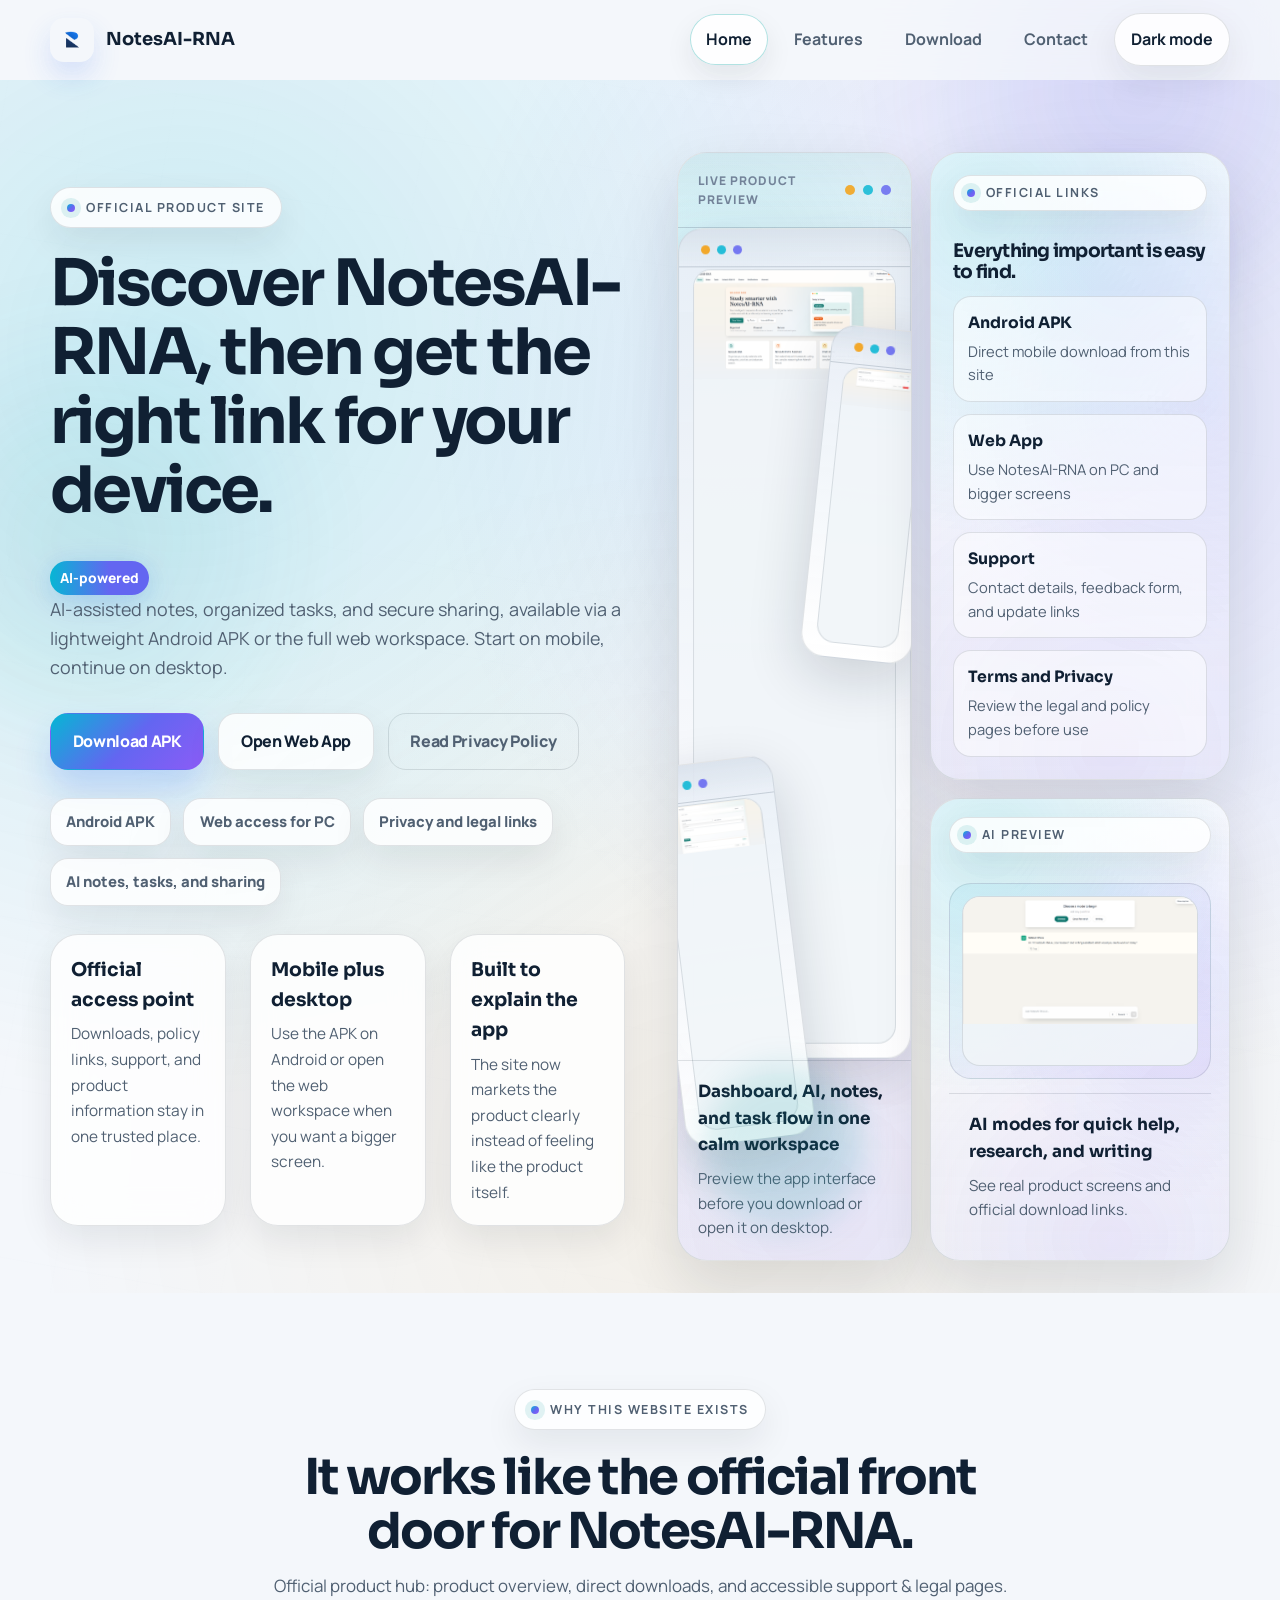
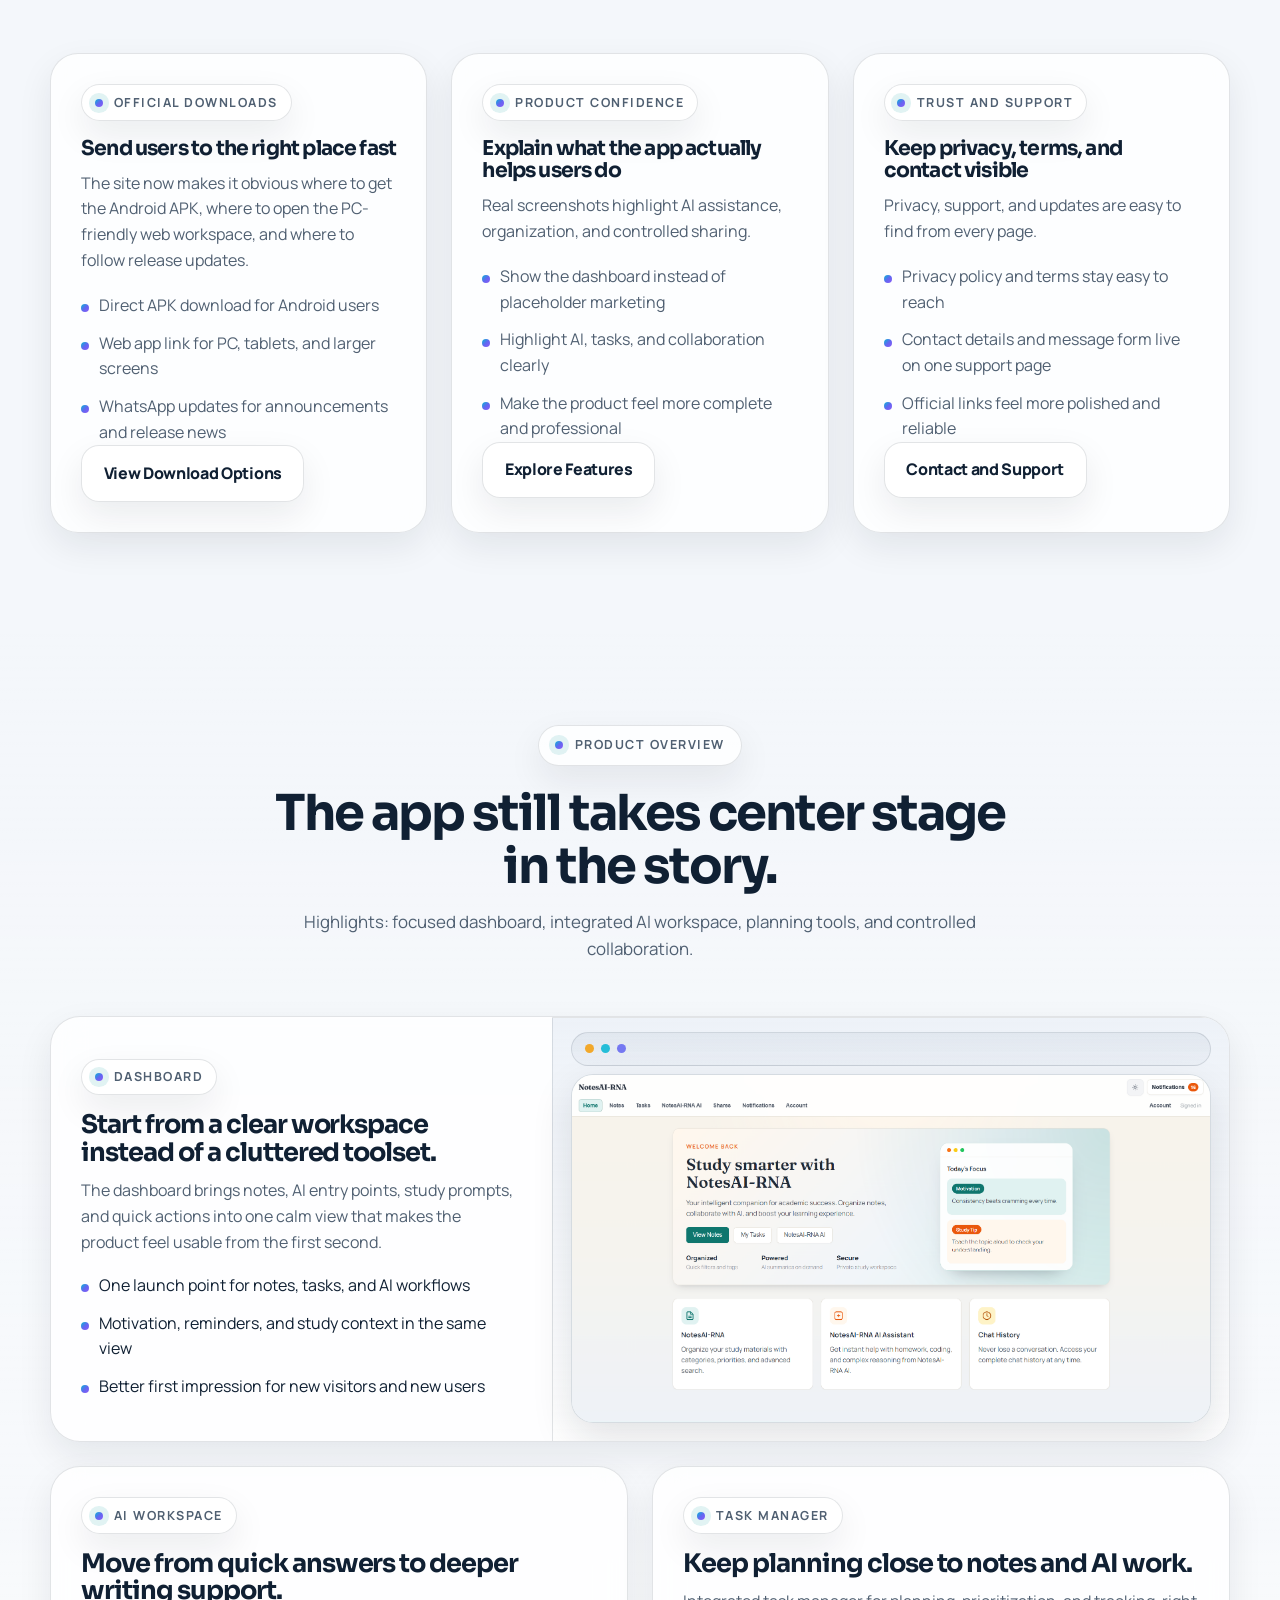
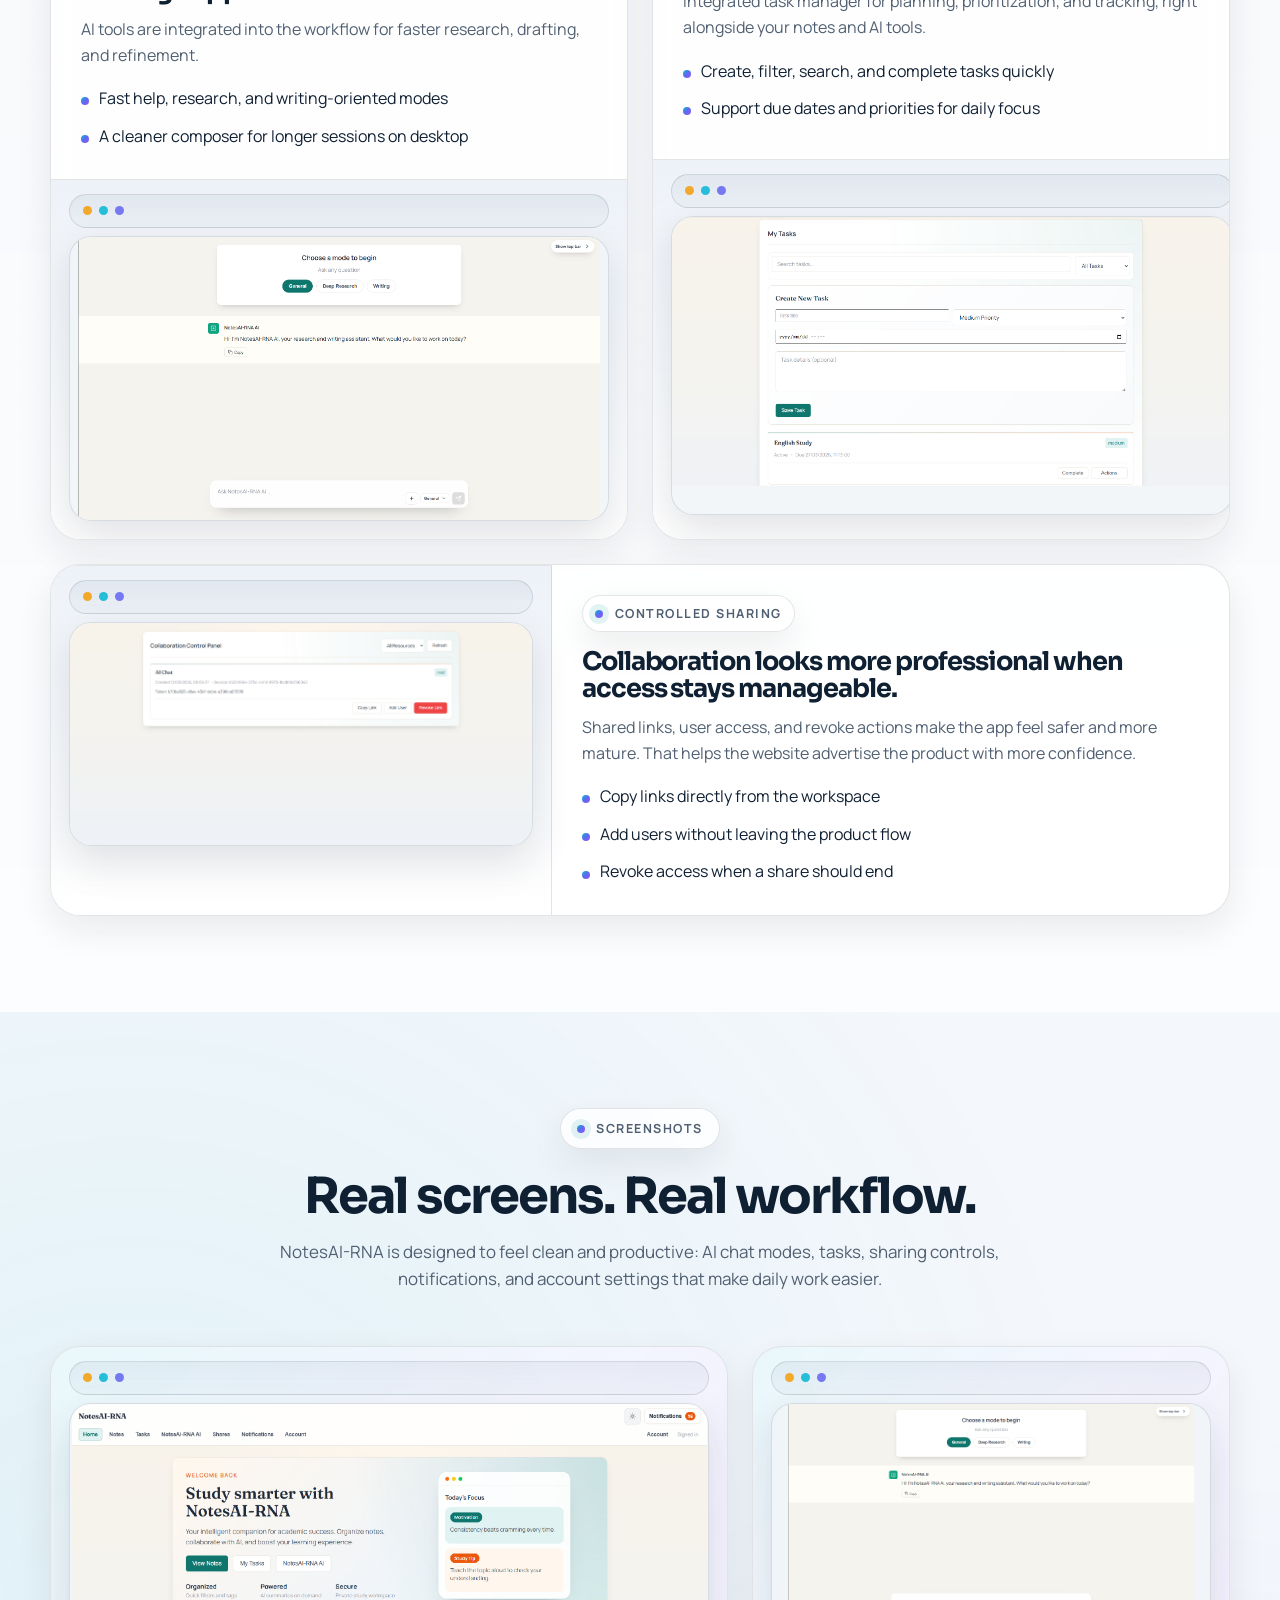
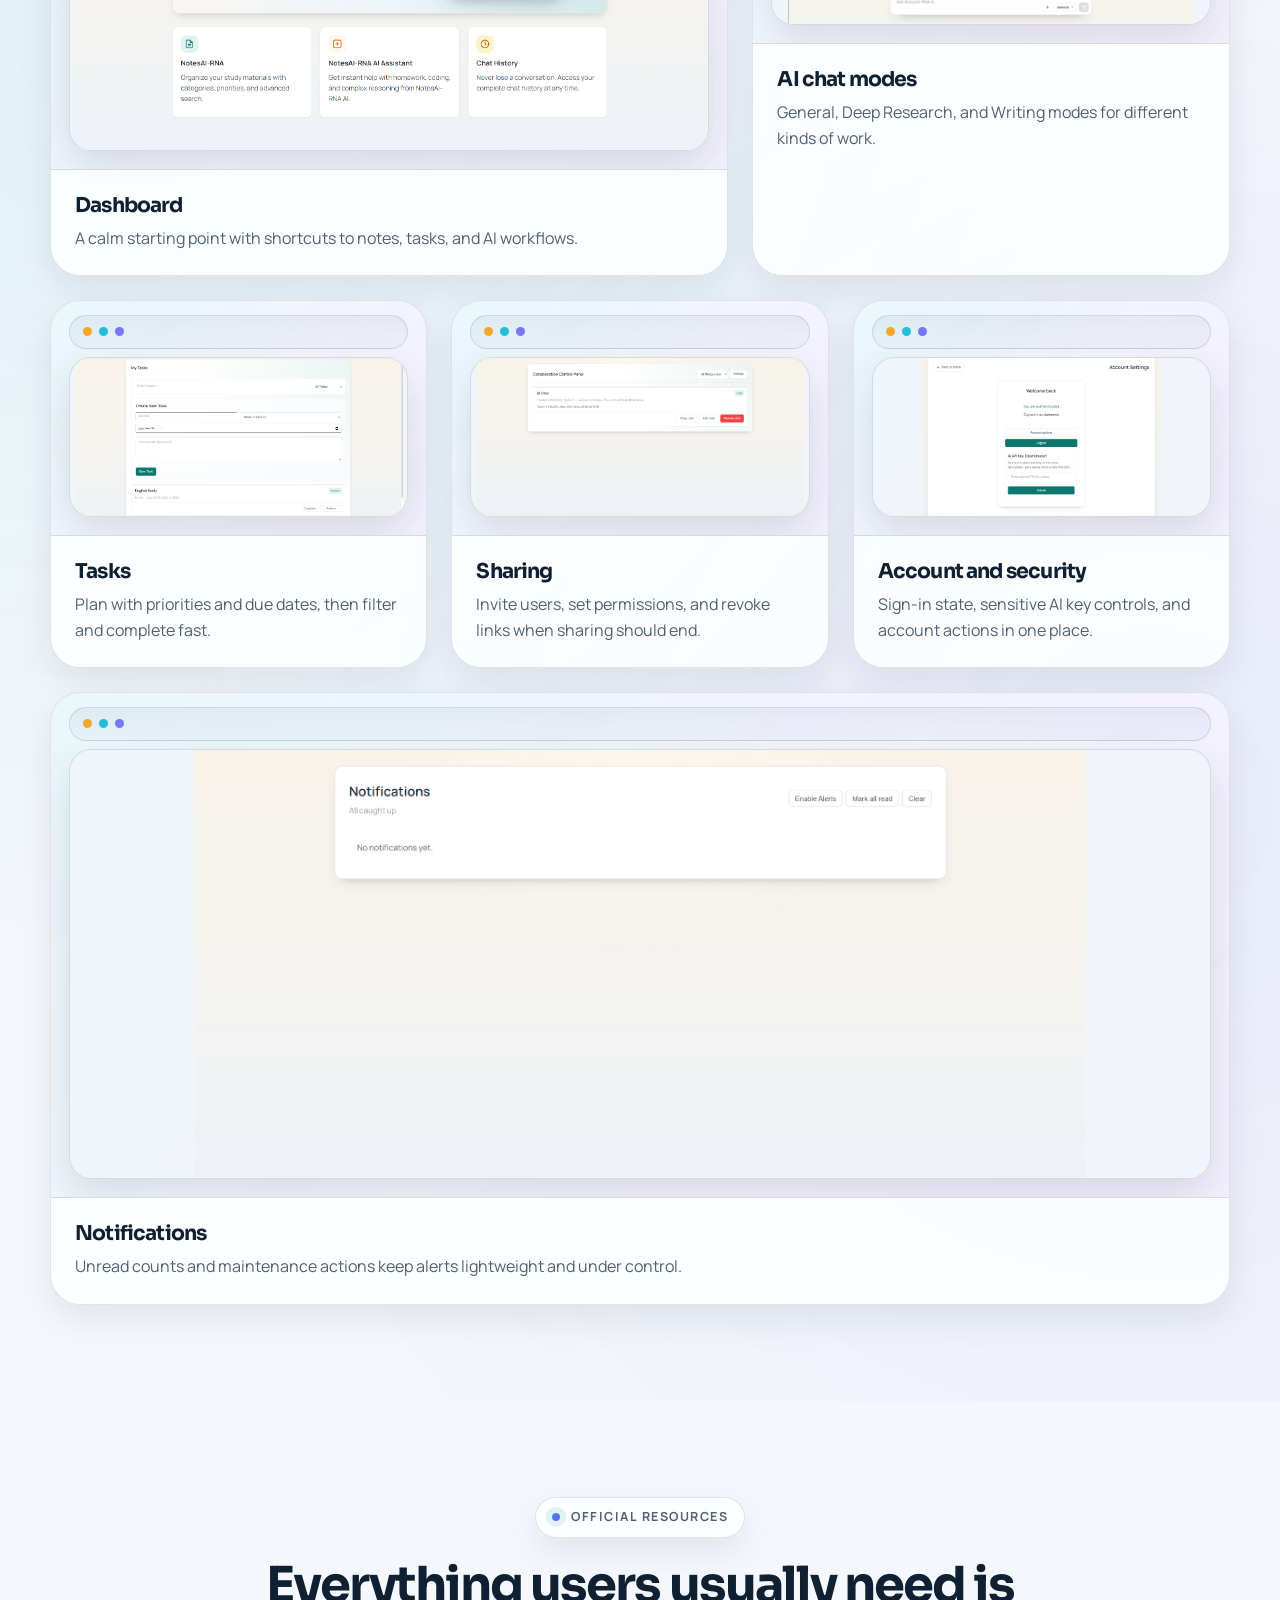
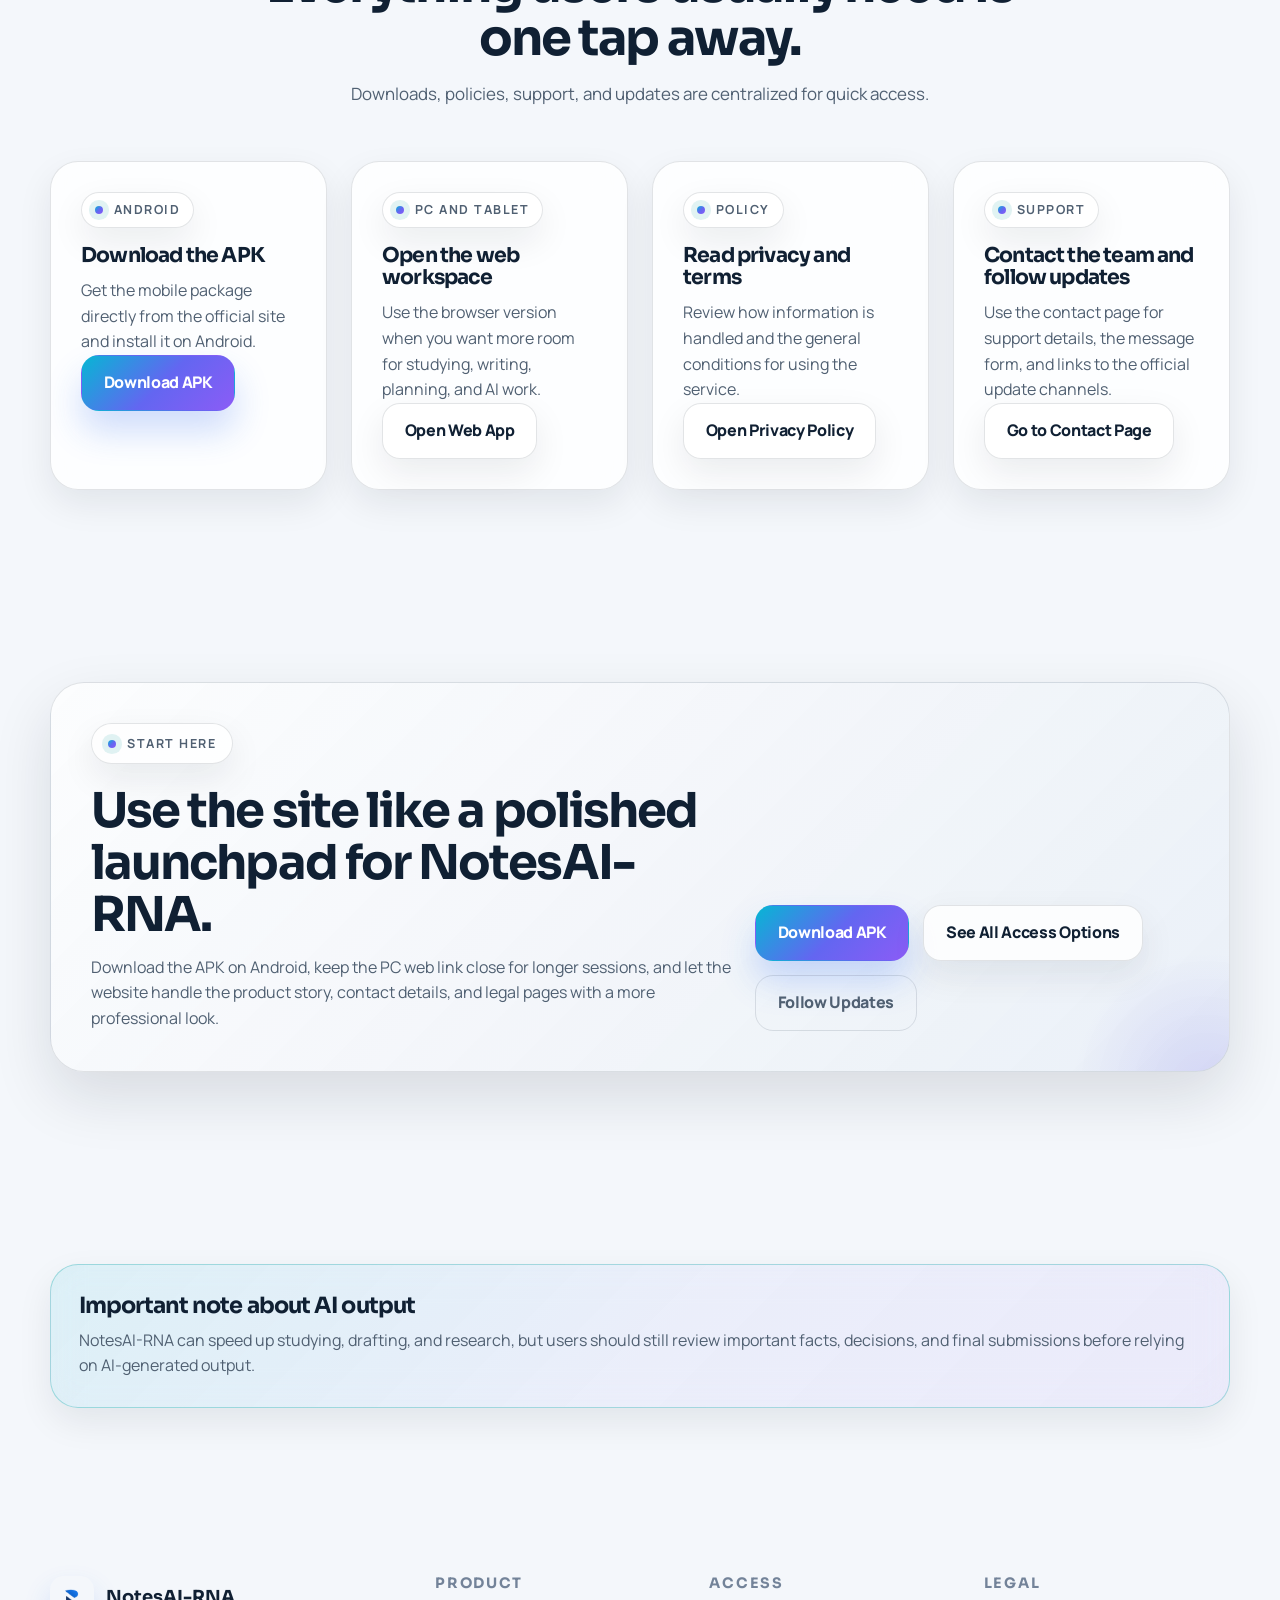
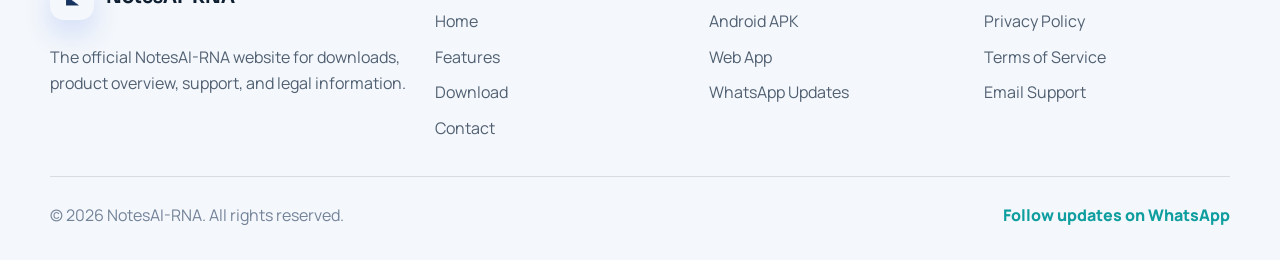
<file: index.html>
<!DOCTYPE html>
<html lang="en">
<head>
    <meta charset="UTF-8">
    <meta name="viewport" content="width=device-width, initial-scale=1.0">
    <meta name="description" content="Official NotesAI-RNA website with Android APK download, PC web access, privacy policy, support links, and a product overview of the AI-powered notes workspace.">
    <title>NotesAI-RNA Official Site | AI Notes, Downloads, and Support</title>

    <link rel="preconnect" href="https://fonts.googleapis.com">
    <link rel="preconnect" href="https://fonts.gstatic.com" crossorigin>
    <link href="https://fonts.googleapis.com/css2?family=Manrope:wght@400;500;600;700;800&family=Sora:wght@500;600;700;800&display=swap" rel="stylesheet">
    <link rel="icon" href="favicon.svg" type="image/svg+xml">
    <meta name="theme-color" content="#0f9e9f">
    <meta property="og:title" content="NotesAI-RNA - AI-powered Notes & Tasks">
    <meta property="og:description" content="Lightweight Android APK + web workspace. AI-assisted notes, tasks, and safe sharing. Download or open the web app.">
    <meta property="og:image" content="screenshots/dashboad.png">
    <meta name="twitter:card" content="summary_large_image">
    <link rel="stylesheet" href="css/style.css">
</head>
<body>
    <header class="header">
        <div class="container">
            <a href="index.html" class="logo">
                <img src="logo/icon-512.png" alt="NotesAI-RNA logo">
                NotesAI-RNA
            </a>

            <nav class="nav" id="nav">
                <a href="index.html" class="nav-link active">Home</a>
                <a href="features.html" class="nav-link">Features</a>
                <a href="download.html" class="nav-link">Download</a>
                <a href="contact.html" class="nav-link">Contact</a>
                <button class="theme-toggle" id="themeToggle" type="button" aria-label="Switch to dark mode">Dark mode</button>
            </nav>

            <button class="mobile-menu-btn" id="mobileMenuBtn" type="button" aria-label="Toggle menu">
                <span></span>
                <span></span>
                <span></span>
            </button>
        </div>
    </header>

    <main class="page-main">
        <section class="hero hero-home">
            <div class="container hero-layout">
                <div class="hero-copy reveal">
                    <span class="eyebrow">Official product site</span>
                    <h1>Discover NotesAI-RNA, then get the right link for your device.</h1>
                    <span class="ai-tag">AI-powered</span>
                    <p>AI-assisted notes, organized tasks, and secure sharing, available via a lightweight Android APK or the full web workspace. Start on mobile, continue on desktop.</p>
                    <div class="hero-actions">
                        <a href="NotesAI-RNA.apk" class="btn btn-primary" download="NotesAI-RNA.apk">Download APK</a>
                        <a href="https://zimproject-frontend.pages.dev/" class="btn btn-secondary" target="_blank" rel="noreferrer">Open Web App</a>
                        <a href="privacy.html" class="btn btn-ghost">Read Privacy Policy</a>
                    </div>
                    <div class="hero-badges">
                        <span class="hero-badge">Android APK</span>
                        <span class="hero-badge">Web access for PC</span>
                        <span class="hero-badge">Privacy and legal links</span>
                        <span class="hero-badge">AI notes, tasks, and sharing</span>
                    </div>
                    <div class="hero-metrics">
                        <article class="metric-card">
                            <strong>Official access point</strong>
                            <span>Downloads, policy links, support, and product information stay in one trusted place.</span>
                        </article>
                        <article class="metric-card">
                            <strong>Mobile plus desktop</strong>
                            <span>Use the APK on Android or open the web workspace when you want a bigger screen.</span>
                        </article>
                        <article class="metric-card">
                            <strong>Built to explain the app</strong>
                            <span>The site now markets the product clearly instead of feeling like the product itself.</span>
                        </article>
                    </div>
                </div>

                <div class="hero-visual hero-stack reveal" data-reveal-delay="1">
                    <article class="hero-panel hero-panel-main">
                        <div class="hero-panel-head">
                            <span class="hero-panel-label">Live product preview</span>
                            <div class="hero-panel-dots" aria-hidden="true">
                                <span></span>
                                <span></span>
                                <span></span>
                            </div>
                        </div>
                        <div class="hero-shot hero-collage">
                            <div class="shot-card shot-card-main">
                                <img src="screenshots/dashboad.png" alt="NotesAI-RNA dashboard preview">
                            </div>
                            <div class="shot-card shot-card-float shot-card-tasks" aria-hidden="true">
                                <img src="screenshots/task manager.png" alt="" loading="lazy">
                            </div>
                            <div class="shot-card shot-card-float shot-card-share" aria-hidden="true">
                                <img src="screenshots/shared links etc.png" alt="" loading="lazy">
                            </div>
                        </div>
                        <div class="hero-panel-copy">
                            <strong>Dashboard, AI, notes, and task flow in one calm workspace</strong>
                            <span>Preview the app interface before you download or open it on desktop.</span>
                        </div>
                    </article>

                    <article class="hero-panel hero-panel-side">
                        <span class="card-label">Official links</span>
                        <h3>Everything important is easy to find.</h3>
                        <div class="hero-links">
                            <a href="NotesAI-RNA.apk" class="hero-link" download="NotesAI-RNA.apk">
                                <strong>Android APK</strong>
                                <span>Direct mobile download from this site</span>
                            </a>
                            <a href="https://zimproject-frontend.pages.dev/" class="hero-link" target="_blank" rel="noreferrer">
                                <strong>Web App</strong>
                                <span>Use NotesAI-RNA on PC and bigger screens</span>
                            </a>
                            <a href="contact.html" class="hero-link">
                                <strong>Support</strong>
                                <span>Contact details, feedback form, and update links</span>
                            </a>
                            <a href="terms.html" class="hero-link">
                                <strong>Terms and Privacy</strong>
                                <span>Review the legal and policy pages before use</span>
                            </a>
                        </div>
                    </article>

                    <article class="hero-panel hero-panel-ai">
                        <span class="card-label">AI preview</span>
                        <div class="hero-mini-shot">
                            <img src="screenshots/ai.png" alt="NotesAI-RNA AI workspace preview" loading="lazy">
                        </div>
                        <div class="hero-panel-copy">
                            <strong>AI modes for quick help, research, and writing</strong>
                            <span>See real product screens and official download links.</span>
                        </div>
                    </article>
                </div>
            </div>
        </section>

        <section class="section">
            <div class="container">
                <div class="section-intro reveal">
                    <span class="eyebrow">Why this website exists</span>
                    <h2>It works like the official front door for NotesAI-RNA.</h2>
                    <p>Official product hub: product overview, direct downloads, and accessible support &amp; legal pages.</p>
                </div>

                <div class="platform-grid">
                    <article class="surface-card reveal">
                        <span class="card-label">Official downloads</span>
                        <h3>Send users to the right place fast</h3>
                        <p>The site now makes it obvious where to get the Android APK, where to open the PC-friendly web workspace, and where to follow release updates.</p>
                        <ul class="feature-list">
                            <li>Direct APK download for Android users</li>
                            <li>Web app link for PC, tablets, and larger screens</li>
                            <li>WhatsApp updates for announcements and release news</li>
                        </ul>
                        <a href="download.html" class="btn btn-secondary card-link">View Download Options</a>
                    </article>

                    <article class="surface-card reveal" data-reveal-delay="1">
                        <span class="card-label">Product confidence</span>
                        <h3>Explain what the app actually helps users do</h3>
                        <p>Real screenshots highlight AI assistance, organization, and controlled sharing.</p>
                        <ul class="feature-list">
                            <li>Show the dashboard instead of placeholder marketing</li>
                            <li>Highlight AI, tasks, and collaboration clearly</li>
                            <li>Make the product feel more complete and professional</li>
                        </ul>
                        <a href="features.html" class="btn btn-secondary card-link">Explore Features</a>
                    </article>

                    <article class="surface-card reveal" data-reveal-delay="2">
                        <span class="card-label">Trust and support</span>
                        <h3>Keep privacy, terms, and contact visible</h3>
                        <p>Privacy, support, and updates are easy to find from every page.</p>
                        <ul class="feature-list">
                            <li>Privacy policy and terms stay easy to reach</li>
                            <li>Contact details and message form live on one support page</li>
                            <li>Official links feel more polished and reliable</li>
                        </ul>
                        <a href="contact.html" class="btn btn-secondary card-link">Contact and Support</a>
                    </article>
                </div>
            </div>
        </section>

        <section class="section section-muted">
            <div class="container">
                <div class="section-intro reveal">
                    <span class="eyebrow">Product overview</span>
                    <h2>The app still takes center stage in the story.</h2>
                    <p>Highlights: focused dashboard, integrated AI workspace, planning tools, and controlled collaboration.</p>
                </div>

                <div class="product-grid">
                    <article class="product-card product-card-wide reveal">
                        <div class="product-copy">
                            <span class="card-label">Dashboard</span>
                            <h3>Start from a clear workspace instead of a cluttered toolset.</h3>
                            <p>The dashboard brings notes, AI entry points, study prompts, and quick actions into one calm view that makes the product feel usable from the first second.</p>
                            <ul class="feature-list product-points">
                                <li>One launch point for notes, tasks, and AI workflows</li>
                                <li>Motivation, reminders, and study context in the same view</li>
                                <li>Better first impression for new visitors and new users</li>
                            </ul>
                        </div>
                        <div class="product-shot">
                            <img src="screenshots/dashboad.png" alt="NotesAI-RNA dashboard screenshot" loading="lazy">
                        </div>
                    </article>

                    <article class="product-card reveal" data-reveal-delay="1">
                        <div class="product-copy">
                            <span class="card-label">AI workspace</span>
                            <h3>Move from quick answers to deeper writing support.</h3>
                            <p>AI tools are integrated into the workflow for faster research, drafting, and refinement.</p>
                            <ul class="feature-list product-points">
                                <li>Fast help, research, and writing-oriented modes</li>
                                <li>A cleaner composer for longer sessions on desktop</li>
                            </ul>
                        </div>
                        <div class="product-shot">
                            <img src="screenshots/ai.png" alt="NotesAI-RNA AI screenshot" loading="lazy">
                        </div>
                    </article>

                    <article class="product-card reveal" data-reveal-delay="2">
                        <div class="product-copy">
                            <span class="card-label">Task manager</span>
                            <h3>Keep planning close to notes and AI work.</h3>
                            <p>Integrated task manager for planning, prioritization, and tracking, right alongside your notes and AI tools.</p>
                            <ul class="feature-list product-points">
                                <li>Create, filter, search, and complete tasks quickly</li>
                                <li>Support due dates and priorities for daily focus</li>
                            </ul>
                        </div>
                        <div class="product-shot">
                            <img src="screenshots/task manager.png" alt="NotesAI-RNA task manager screenshot" loading="lazy">
                        </div>
                    </article>

                    <article class="product-card product-card-wide product-card-reverse reveal">
                        <div class="product-copy">
                            <span class="card-label">Controlled sharing</span>
                            <h3>Collaboration looks more professional when access stays manageable.</h3>
                            <p>Shared links, user access, and revoke actions make the app feel safer and more mature. That helps the website advertise the product with more confidence.</p>
                            <ul class="feature-list product-points">
                                <li>Copy links directly from the workspace</li>
                                <li>Add users without leaving the product flow</li>
                                <li>Revoke access when a share should end</li>
                            </ul>
                        </div>
                        <div class="product-shot">
                            <img src="screenshots/shared links etc.png" alt="NotesAI-RNA shared links screenshot" loading="lazy">
                        </div>
                    </article>
                </div>
            </div>
        </section>

        <section class="section home-screens">
            <div class="container">
                <div class="section-intro reveal">
                    <span class="eyebrow">Screenshots</span>
                    <h2>Real screens. Real workflow.</h2>
                    <p>NotesAI-RNA is designed to feel clean and productive: AI chat modes, tasks, sharing controls, notifications, and account settings that make daily work easier.</p>
                </div>

                <div class="screenshot-grid">
                    <article class="screenshot-card screenshot-span-7 reveal">
                        <div class="screenshot-frame">
                            <img src="screenshots/dashboad.png" alt="NotesAI-RNA dashboard screenshot" loading="lazy">
                        </div>
                        <div class="screenshot-copy">
                            <h3>Dashboard</h3>
                            <p>A calm starting point with shortcuts to notes, tasks, and AI workflows.</p>
                        </div>
                    </article>

                    <article class="screenshot-card screenshot-span-5 reveal" data-reveal-delay="1">
                        <div class="screenshot-frame">
                            <img src="screenshots/ai.png" alt="NotesAI-RNA AI workspace screenshot" loading="lazy">
                        </div>
                        <div class="screenshot-copy">
                            <h3>AI chat modes</h3>
                            <p>General, Deep Research, and Writing modes for different kinds of work.</p>
                        </div>
                    </article>

                    <article class="screenshot-card reveal">
                        <div class="screenshot-frame">
                            <img src="screenshots/task manager.png" alt="NotesAI-RNA task manager screenshot" loading="lazy">
                        </div>
                        <div class="screenshot-copy">
                            <h3>Tasks</h3>
                            <p>Plan with priorities and due dates, then filter and complete fast.</p>
                        </div>
                    </article>

                    <article class="screenshot-card reveal" data-reveal-delay="1">
                        <div class="screenshot-frame">
                            <img src="screenshots/shared links etc.png" alt="NotesAI-RNA sharing screenshot" loading="lazy">
                        </div>
                        <div class="screenshot-copy">
                            <h3>Sharing</h3>
                            <p>Invite users, set permissions, and revoke links when sharing should end.</p>
                        </div>
                    </article>

                    <article class="screenshot-card reveal" data-reveal-delay="2">
                        <div class="screenshot-frame">
                            <img src="screenshots/account.png" alt="NotesAI-RNA account settings screenshot" loading="lazy">
                        </div>
                        <div class="screenshot-copy">
                            <h3>Account and security</h3>
                            <p>Sign-in state, sensitive AI key controls, and account actions in one place.</p>
                        </div>
                    </article>

                    <article class="screenshot-card screenshot-span-12 reveal" data-reveal-delay="3">
                        <div class="screenshot-frame">
                            <img src="screenshots/notification.png" alt="NotesAI-RNA notifications screenshot" loading="lazy">
                        </div>
                        <div class="screenshot-copy">
                            <h3>Notifications</h3>
                            <p>Unread counts and maintenance actions keep alerts lightweight and under control.</p>
                        </div>
                    </article>
                </div>
            </div>
        </section>

        <section class="section">
            <div class="container">
                <div class="section-intro reveal">
                    <span class="eyebrow">Official resources</span>
                    <h2>Everything users usually need is one tap away.</h2>
                    <p>Downloads, policies, support, and updates are centralized for quick access.</p>
                </div>

                <div class="info-grid">
                    <article class="surface-card reveal">
                        <span class="card-label">Android</span>
                        <h3>Download the APK</h3>
                        <p>Get the mobile package directly from the official site and install it on Android.</p>
                        <a href="NotesAI-RNA.apk" class="btn btn-primary card-link" download="NotesAI-RNA.apk">Download APK</a>
                    </article>

                    <article class="surface-card reveal" data-reveal-delay="1">
                        <span class="card-label">PC and tablet</span>
                        <h3>Open the web workspace</h3>
                        <p>Use the browser version when you want more room for studying, writing, planning, and AI work.</p>
                        <a href="https://zimproject-frontend.pages.dev/" class="btn btn-secondary card-link" target="_blank" rel="noreferrer">Open Web App</a>
                    </article>

                    <article class="surface-card reveal" data-reveal-delay="2">
                        <span class="card-label">Policy</span>
                        <h3>Read privacy and terms</h3>
                        <p>Review how information is handled and the general conditions for using the service.</p>
                        <a href="privacy.html" class="btn btn-secondary card-link">Open Privacy Policy</a>
                    </article>

                    <article class="surface-card reveal" data-reveal-delay="3">
                        <span class="card-label">Support</span>
                        <h3>Contact the team and follow updates</h3>
                        <p>Use the contact page for support details, the message form, and links to the official update channels.</p>
                        <a href="contact.html" class="btn btn-secondary card-link">Go to Contact Page</a>
                    </article>
                </div>
            </div>
        </section>

        <section class="section">
            <div class="container">
                <div class="cta-banner reveal">
                    <div class="cta-banner-content">
                        <div class="cta-copy">
                            <span class="eyebrow">Start here</span>
                            <h2>Use the site like a polished launchpad for NotesAI-RNA.</h2>
                            <p>Download the APK on Android, keep the PC web link close for longer sessions, and let the website handle the product story, contact details, and legal pages with a more professional look.</p>
                        </div>
                        <div class="cta-actions">
                            <a href="NotesAI-RNA.apk" class="btn btn-primary" download="NotesAI-RNA.apk">Download APK</a>
                            <a href="download.html" class="btn btn-secondary">See All Access Options</a>
                            <a href="https://whatsapp.com/channel/0029Vb7plMkADTOEJEpcEH2q" class="btn btn-ghost" target="_blank" rel="noreferrer">Follow Updates</a>
                        </div>
                    </div>
                </div>
            </div>
        </section>

        <section class="section">
            <div class="container">
                <div class="notice-panel reveal">
                    <h3>Important note about AI output</h3>
                    <p>NotesAI-RNA can speed up studying, drafting, and research, but users should still review important facts, decisions, and final submissions before relying on AI-generated output.</p>
                </div>
            </div>
        </section>
    </main>

    <footer class="footer">
        <div class="container">
            <div class="footer-grid">
                <div class="footer-brand">
                    <a href="index.html" class="logo">
                        <img src="logo/icon-512.png" alt="NotesAI-RNA logo">
                        NotesAI-RNA
                    </a>
                    <p>The official NotesAI-RNA website for downloads, product overview, support, and legal information.</p>
                </div>

                <div class="footer-links">
                    <h4>Product</h4>
                    <ul>
                        <li><a href="index.html">Home</a></li>
                        <li><a href="features.html">Features</a></li>
                        <li><a href="download.html">Download</a></li>
                        <li><a href="contact.html">Contact</a></li>
                    </ul>
                </div>

                <div class="footer-links">
                    <h4>Access</h4>
                    <ul>
                        <li><a href="NotesAI-RNA.apk" download="NotesAI-RNA.apk">Android APK</a></li>
                        <li><a href="https://zimproject-frontend.pages.dev/" target="_blank" rel="noreferrer">Web App</a></li>
                        <li><a href="https://whatsapp.com/channel/0029Vb7plMkADTOEJEpcEH2q" target="_blank" rel="noreferrer">WhatsApp Updates</a></li>
                    </ul>
                </div>

                <div class="footer-links">
                    <h4>Legal</h4>
                    <ul>
                        <li><a href="privacy.html">Privacy Policy</a></li>
                        <li><a href="terms.html">Terms of Service</a></li>
                        <li><a href="mailto:nzemberichard398@gmail.com">Email Support</a></li>
                    </ul>
                </div>
            </div>

            <div class="footer-bottom">
                <p>&copy; 2026 NotesAI-RNA. All rights reserved.</p>
                <a href="https://whatsapp.com/channel/0029Vb7plMkADTOEJEpcEH2q" target="_blank" rel="noreferrer">Follow updates on WhatsApp</a>
            </div>
        </div>
    </footer>

    <script src="js/main.js"></script>
</body>
</html>
</file>
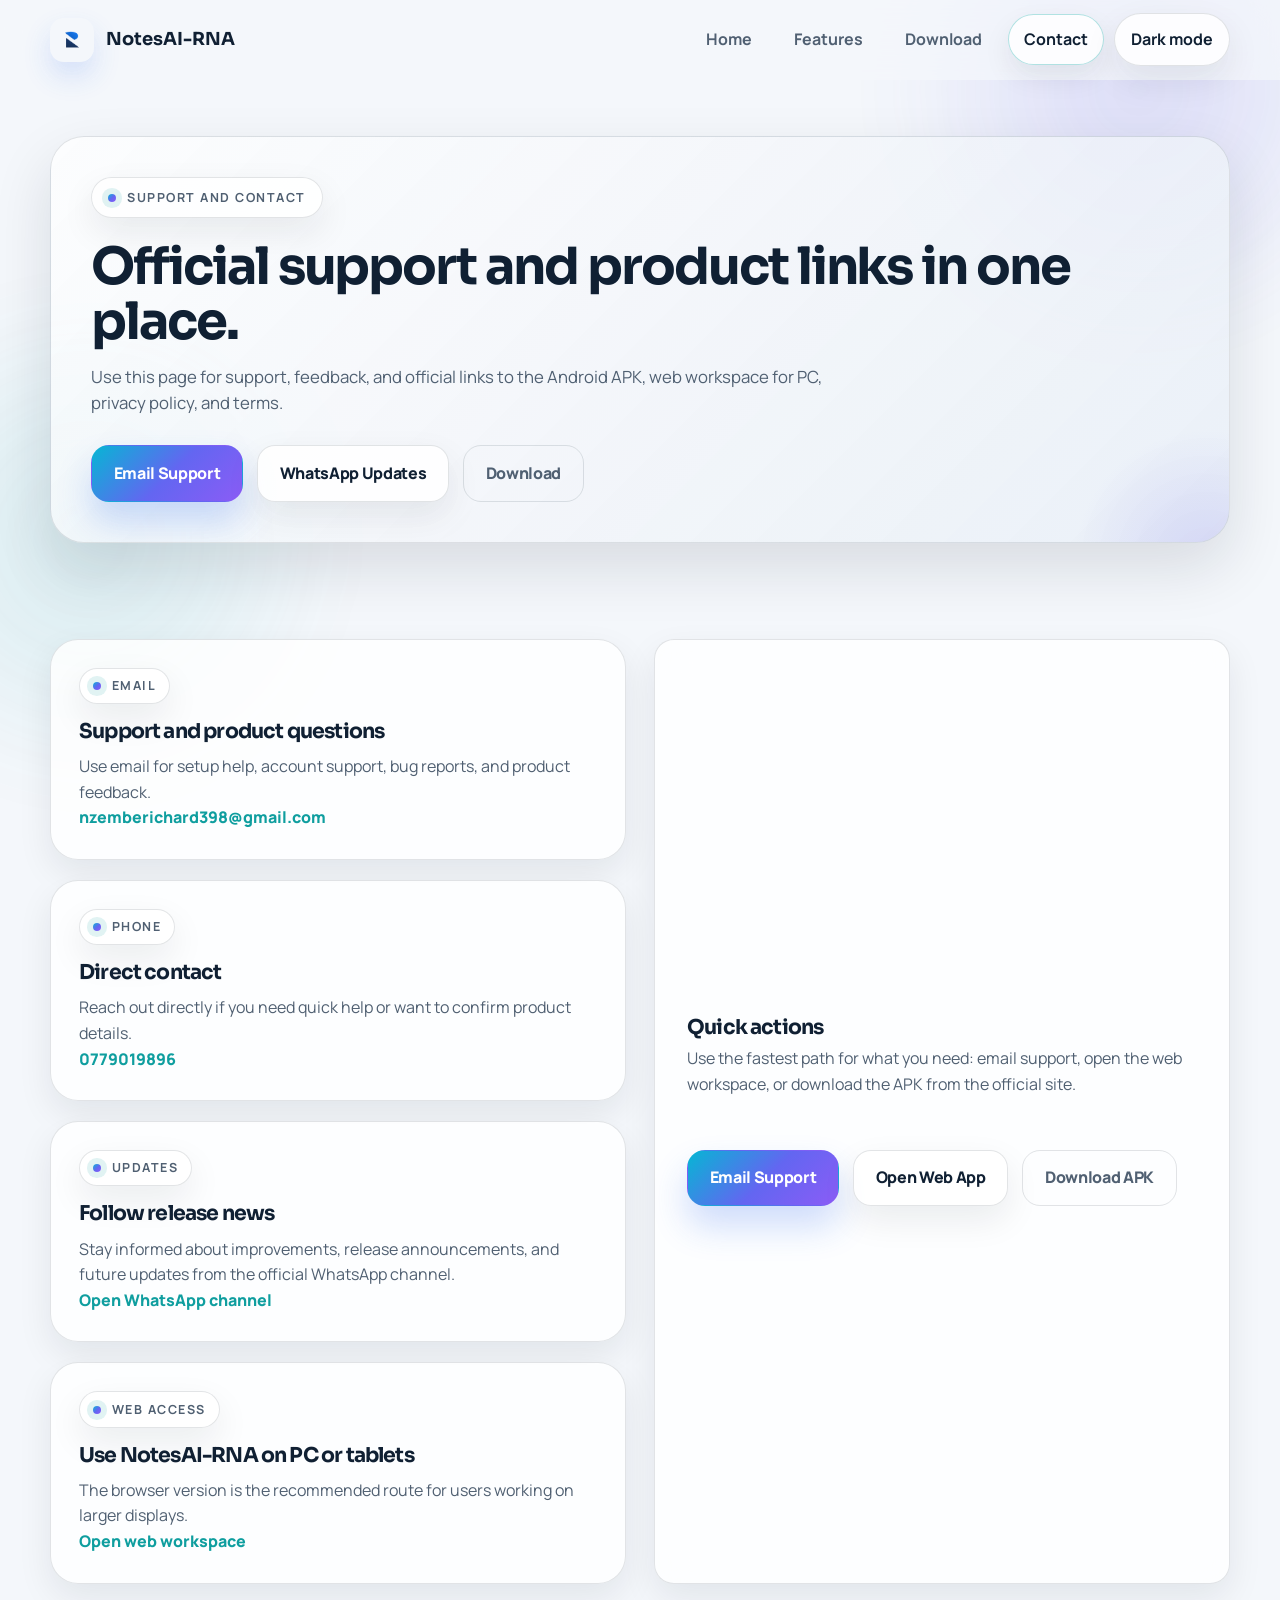
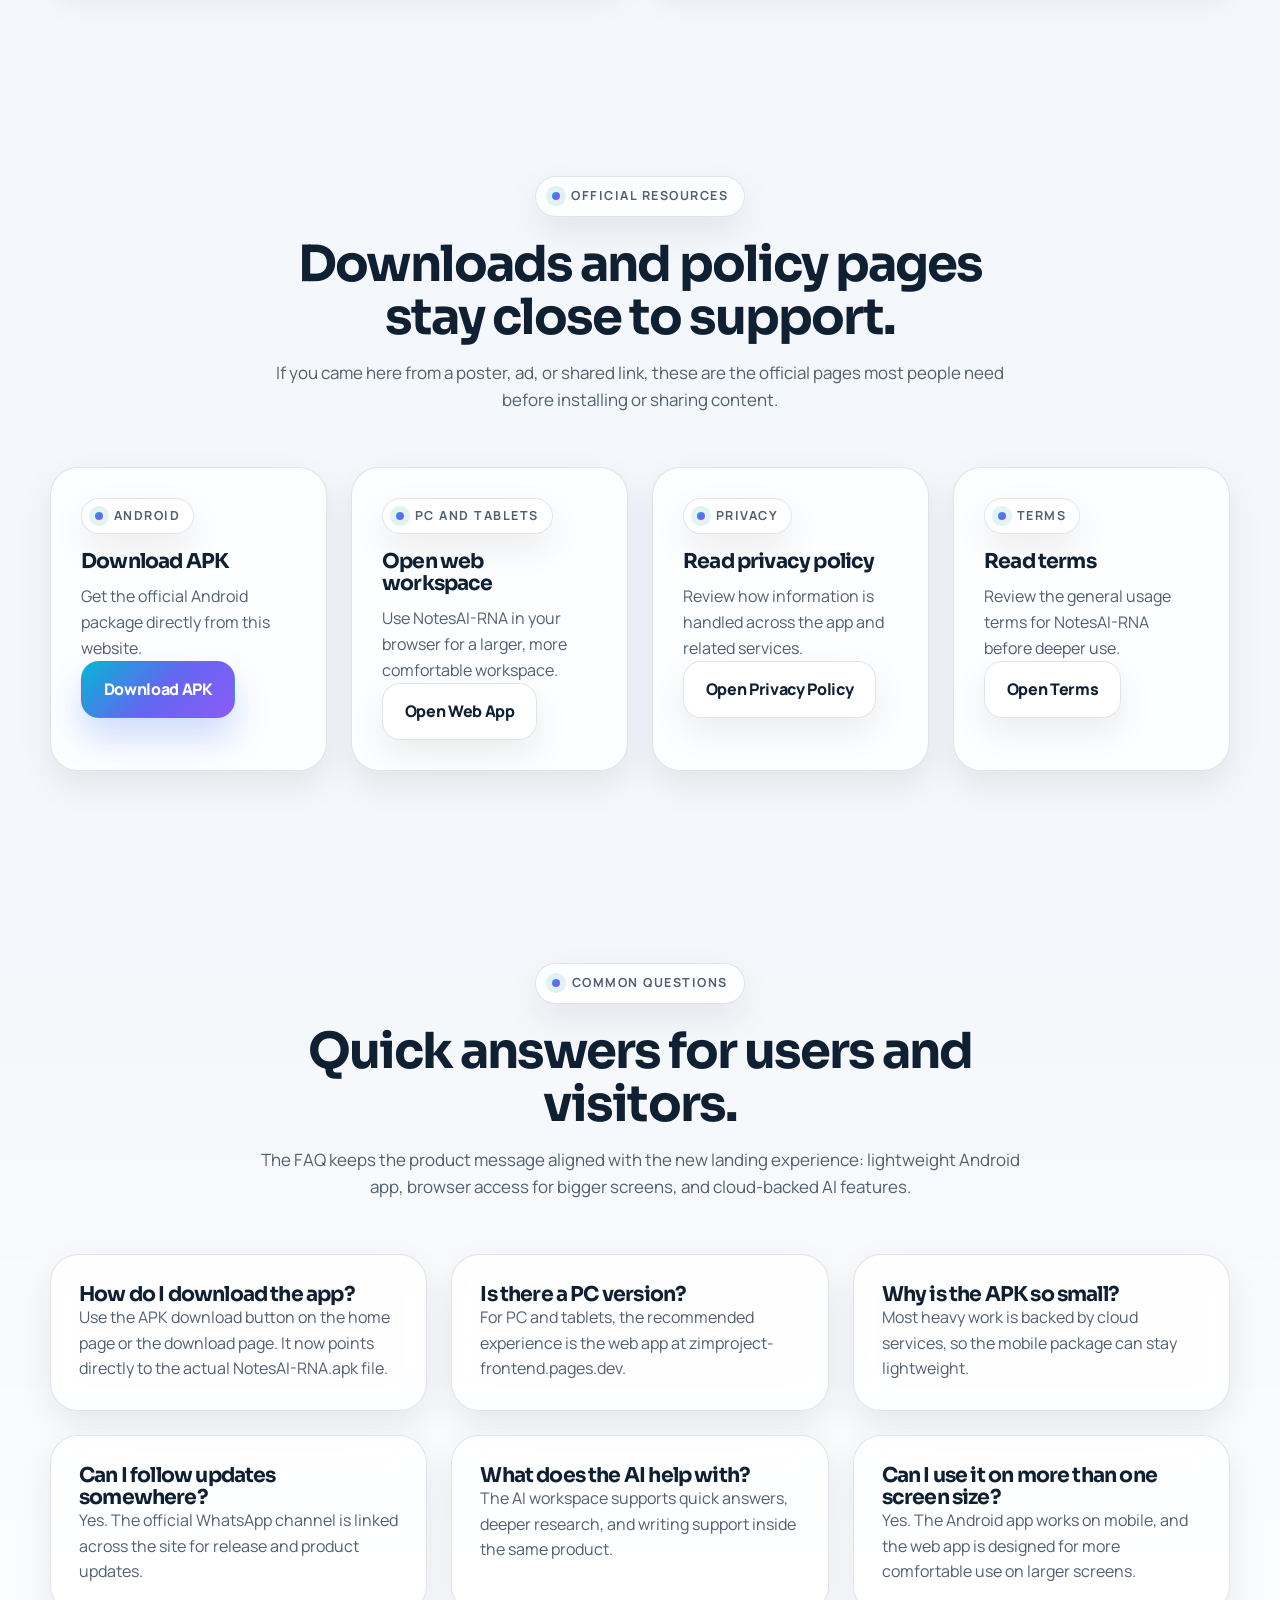
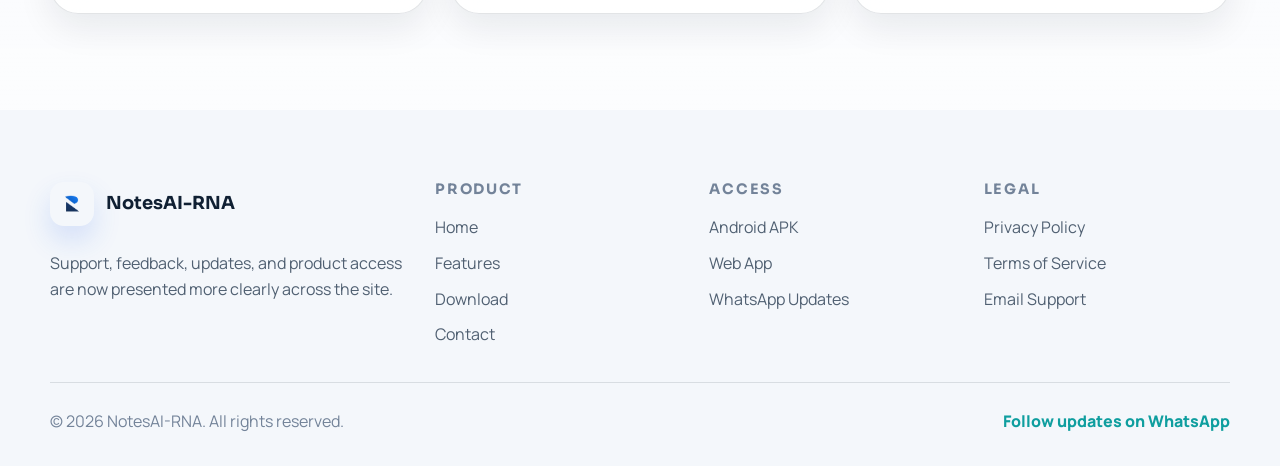
<file: contact.html>
<!DOCTYPE html>
<html lang="en">
<head>
    <meta charset="UTF-8">
    <meta name="viewport" content="width=device-width, initial-scale=1.0">
    <meta name="description" content="Official NotesAI-RNA support: email, phone, updates, downloads, and privacy/terms resources.">
    <title>Contact - NotesAI-RNA | Official Support</title>

    <link rel="preconnect" href="https://fonts.googleapis.com">
    <link rel="preconnect" href="https://fonts.gstatic.com" crossorigin>
    <link href="https://fonts.googleapis.com/css2?family=Manrope:wght@400;500;600;700;800&family=Sora:wght@500;600;700;800&display=swap" rel="stylesheet">
    <link rel="icon" href="favicon.svg" type="image/svg+xml">
    <meta name="theme-color" content="#0f9e9f">
    <meta property="og:title" content="Contact - NotesAI-RNA">
    <meta property="og:description" content="Official NotesAI-RNA support links: email, phone, updates, downloads, and legal resources.">
    <link rel="stylesheet" href="css/style.css">
</head>
<body>
    <header class="header">
        <div class="container">
            <a href="index.html" class="logo">
                <img src="logo/icon-512.png" alt="NotesAI-RNA logo">
                NotesAI-RNA
            </a>

            <nav class="nav" id="nav">
                <a href="index.html" class="nav-link">Home</a>
                <a href="features.html" class="nav-link">Features</a>
                <a href="download.html" class="nav-link">Download</a>
                <a href="contact.html" class="nav-link active">Contact</a>
                <button class="theme-toggle" id="themeToggle" type="button" aria-label="Switch to dark mode">Dark mode</button>
            </nav>

            <button class="mobile-menu-btn" id="mobileMenuBtn" type="button" aria-label="Toggle menu">
                <span></span>
                <span></span>
                <span></span>
            </button>
        </div>
    </header>

    <main class="page-main">
        <section class="page-hero">
            <div class="container">
                <div class="page-hero-shell reveal">
                    <span class="eyebrow">Support and contact</span>
                    <h1>Official support and product links in one place.</h1>
                    <p>Use this page for support, feedback, and official links to the Android APK, web workspace for PC, privacy policy, and terms.</p>
                    <div class="page-actions">
                        <a href="mailto:nzemberichard398@gmail.com" class="btn btn-primary">Email Support</a>
                        <a href="https://whatsapp.com/channel/0029Vb7plMkADTOEJEpcEH2q" class="btn btn-secondary" target="_blank" rel="noreferrer">WhatsApp Updates</a>
                        <a href="download.html" class="btn btn-ghost">Download</a>
                    </div>
                </div>
            </div>
        </section>

        <section class="section">
            <div class="container contact-grid">
                <div class="contact-stack">
                    <article class="contact-method reveal">
                        <span class="card-label">Email</span>
                        <h3>Support and product questions</h3>
                        <p>Use email for setup help, account support, bug reports, and product feedback.</p>
                        <a href="mailto:nzemberichard398@gmail.com">nzemberichard398@gmail.com</a>
                    </article>

                    <article class="contact-method reveal" data-reveal-delay="1">
                        <span class="card-label">Phone</span>
                        <h3>Direct contact</h3>
                        <p>Reach out directly if you need quick help or want to confirm product details.</p>
                        <a href="tel:0779019896">0779019896</a>
                    </article>

                    <article class="contact-method reveal" data-reveal-delay="2">
                        <span class="card-label">Updates</span>
                        <h3>Follow release news</h3>
                        <p>Stay informed about improvements, release announcements, and future updates from the official WhatsApp channel.</p>
                        <a href="https://whatsapp.com/channel/0029Vb7plMkADTOEJEpcEH2q" target="_blank" rel="noreferrer">Open WhatsApp channel</a>
                    </article>

                    <article class="contact-method reveal" data-reveal-delay="3">
                        <span class="card-label">Web access</span>
                        <h3>Use NotesAI-RNA on PC or tablets</h3>
                        <p>The browser version is the recommended route for users working on larger displays.</p>
                        <a href="https://zimproject-frontend.pages.dev/" target="_blank" rel="noreferrer">Open web workspace</a>
                    </article>
                </div>

                <div class="contact-form reveal" data-reveal-delay="1">
                    <h3>Quick actions</h3>
                    <p>Use the fastest path for what you need: email support, open the web workspace, or download the APK from the official site.</p>
                    <div class="page-actions contact-actions">
                        <a href="mailto:nzemberichard398@gmail.com" class="btn btn-primary">Email Support</a>
                        <a href="https://zimproject-frontend.pages.dev/" class="btn btn-secondary" target="_blank" rel="noreferrer">Open Web App</a>
                        <a href="NotesAI-RNA.apk" class="btn btn-ghost" download="NotesAI-RNA.apk">Download APK</a>
                    </div>
                </div>
            </div>
        </section>

        <section class="section">
            <div class="container">
                <div class="section-intro reveal">
                    <span class="eyebrow">Official resources</span>
                    <h2>Downloads and policy pages stay close to support.</h2>
                    <p>If you came here from a poster, ad, or shared link, these are the official pages most people need before installing or sharing content.</p>
                </div>

                <div class="info-grid">
                    <article class="surface-card reveal">
                        <span class="card-label">Android</span>
                        <h3>Download APK</h3>
                        <p>Get the official Android package directly from this website.</p>
                        <a href="NotesAI-RNA.apk" class="btn btn-primary card-link" download="NotesAI-RNA.apk">Download APK</a>
                    </article>

                    <article class="surface-card reveal" data-reveal-delay="1">
                        <span class="card-label">PC and tablets</span>
                        <h3>Open web workspace</h3>
                        <p>Use NotesAI-RNA in your browser for a larger, more comfortable workspace.</p>
                        <a href="https://zimproject-frontend.pages.dev/" class="btn btn-secondary card-link" target="_blank" rel="noreferrer">Open Web App</a>
                    </article>

                    <article class="surface-card reveal" data-reveal-delay="2">
                        <span class="card-label">Privacy</span>
                        <h3>Read privacy policy</h3>
                        <p>Review how information is handled across the app and related services.</p>
                        <a href="privacy.html" class="btn btn-secondary card-link">Open Privacy Policy</a>
                    </article>

                    <article class="surface-card reveal" data-reveal-delay="3">
                        <span class="card-label">Terms</span>
                        <h3>Read terms</h3>
                        <p>Review the general usage terms for NotesAI-RNA before deeper use.</p>
                        <a href="terms.html" class="btn btn-secondary card-link">Open Terms</a>
                    </article>
                </div>
            </div>
        </section>

        <section class="section section-muted">
            <div class="container">
                <div class="section-intro reveal">
                    <span class="eyebrow">Common questions</span>
                    <h2>Quick answers for users and visitors.</h2>
                    <p>The FAQ keeps the product message aligned with the new landing experience: lightweight Android app, browser access for bigger screens, and cloud-backed AI features.</p>
                </div>

                <div class="faq-grid">
                    <article class="faq-item reveal">
                        <h4>How do I download the app?</h4>
                        <p>Use the APK download button on the home page or the download page. It now points directly to the actual NotesAI-RNA.apk file.</p>
                    </article>

                    <article class="faq-item reveal" data-reveal-delay="1">
                        <h4>Is there a PC version?</h4>
                        <p>For PC and tablets, the recommended experience is the web app at zimproject-frontend.pages.dev.</p>
                    </article>

                    <article class="faq-item reveal" data-reveal-delay="2">
                        <h4>Why is the APK so small?</h4>
                        <p>Most heavy work is backed by cloud services, so the mobile package can stay lightweight.</p>
                    </article>

                    <article class="faq-item reveal">
                        <h4>Can I follow updates somewhere?</h4>
                        <p>Yes. The official WhatsApp channel is linked across the site for release and product updates.</p>
                    </article>

                    <article class="faq-item reveal" data-reveal-delay="1">
                        <h4>What does the AI help with?</h4>
                        <p>The AI workspace supports quick answers, deeper research, and writing support inside the same product.</p>
                    </article>

                    <article class="faq-item reveal" data-reveal-delay="2">
                        <h4>Can I use it on more than one screen size?</h4>
                        <p>Yes. The Android app works on mobile, and the web app is designed for more comfortable use on larger screens.</p>
                    </article>
                </div>
            </div>
        </section>
    </main>

    <footer class="footer">
        <div class="container">
            <div class="footer-grid">
                <div class="footer-brand">
                    <a href="index.html" class="logo">
                        <img src="logo/icon-512.png" alt="NotesAI-RNA logo">
                        NotesAI-RNA
                    </a>
                    <p>Support, feedback, updates, and product access are now presented more clearly across the site.</p>
                </div>

                <div class="footer-links">
                    <h4>Product</h4>
                    <ul>
                        <li><a href="index.html">Home</a></li>
                        <li><a href="features.html">Features</a></li>
                        <li><a href="download.html">Download</a></li>
                        <li><a href="contact.html">Contact</a></li>
                    </ul>
                </div>

                <div class="footer-links">
                    <h4>Access</h4>
                    <ul>
                        <li><a href="NotesAI-RNA.apk" download="NotesAI-RNA.apk">Android APK</a></li>
                        <li><a href="https://zimproject-frontend.pages.dev/" target="_blank" rel="noreferrer">Web App</a></li>
                        <li><a href="https://whatsapp.com/channel/0029Vb7plMkADTOEJEpcEH2q" target="_blank" rel="noreferrer">WhatsApp Updates</a></li>
                    </ul>
                </div>

                <div class="footer-links">
                    <h4>Legal</h4>
                    <ul>
                        <li><a href="privacy.html">Privacy Policy</a></li>
                        <li><a href="terms.html">Terms of Service</a></li>
                        <li><a href="mailto:nzemberichard398@gmail.com">Email Support</a></li>
                    </ul>
                </div>
            </div>

            <div class="footer-bottom">
                <p>&copy; 2026 NotesAI-RNA. All rights reserved.</p>
                <a href="https://whatsapp.com/channel/0029Vb7plMkADTOEJEpcEH2q" target="_blank" rel="noreferrer">Follow updates on WhatsApp</a>
            </div>
        </div>
    </footer>

    <script src="js/main.js"></script>
</body>
</html>
</file>
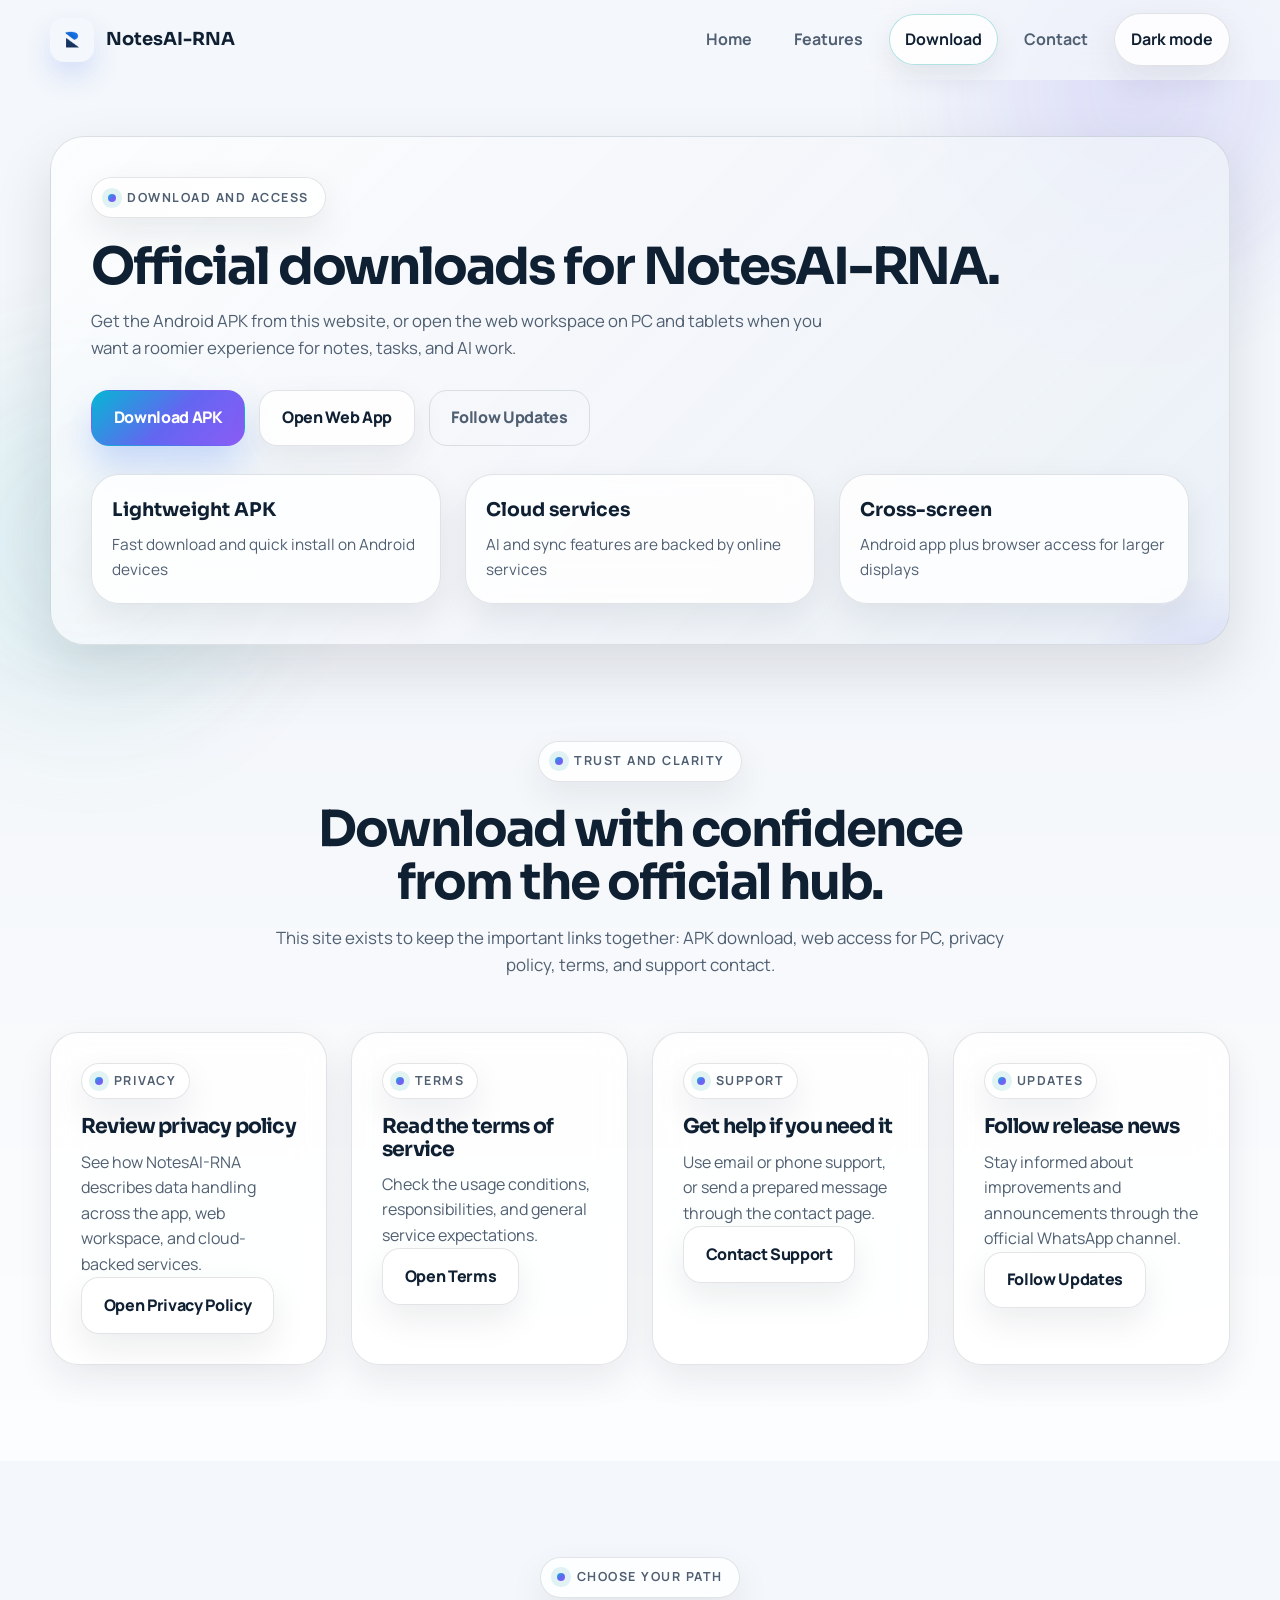
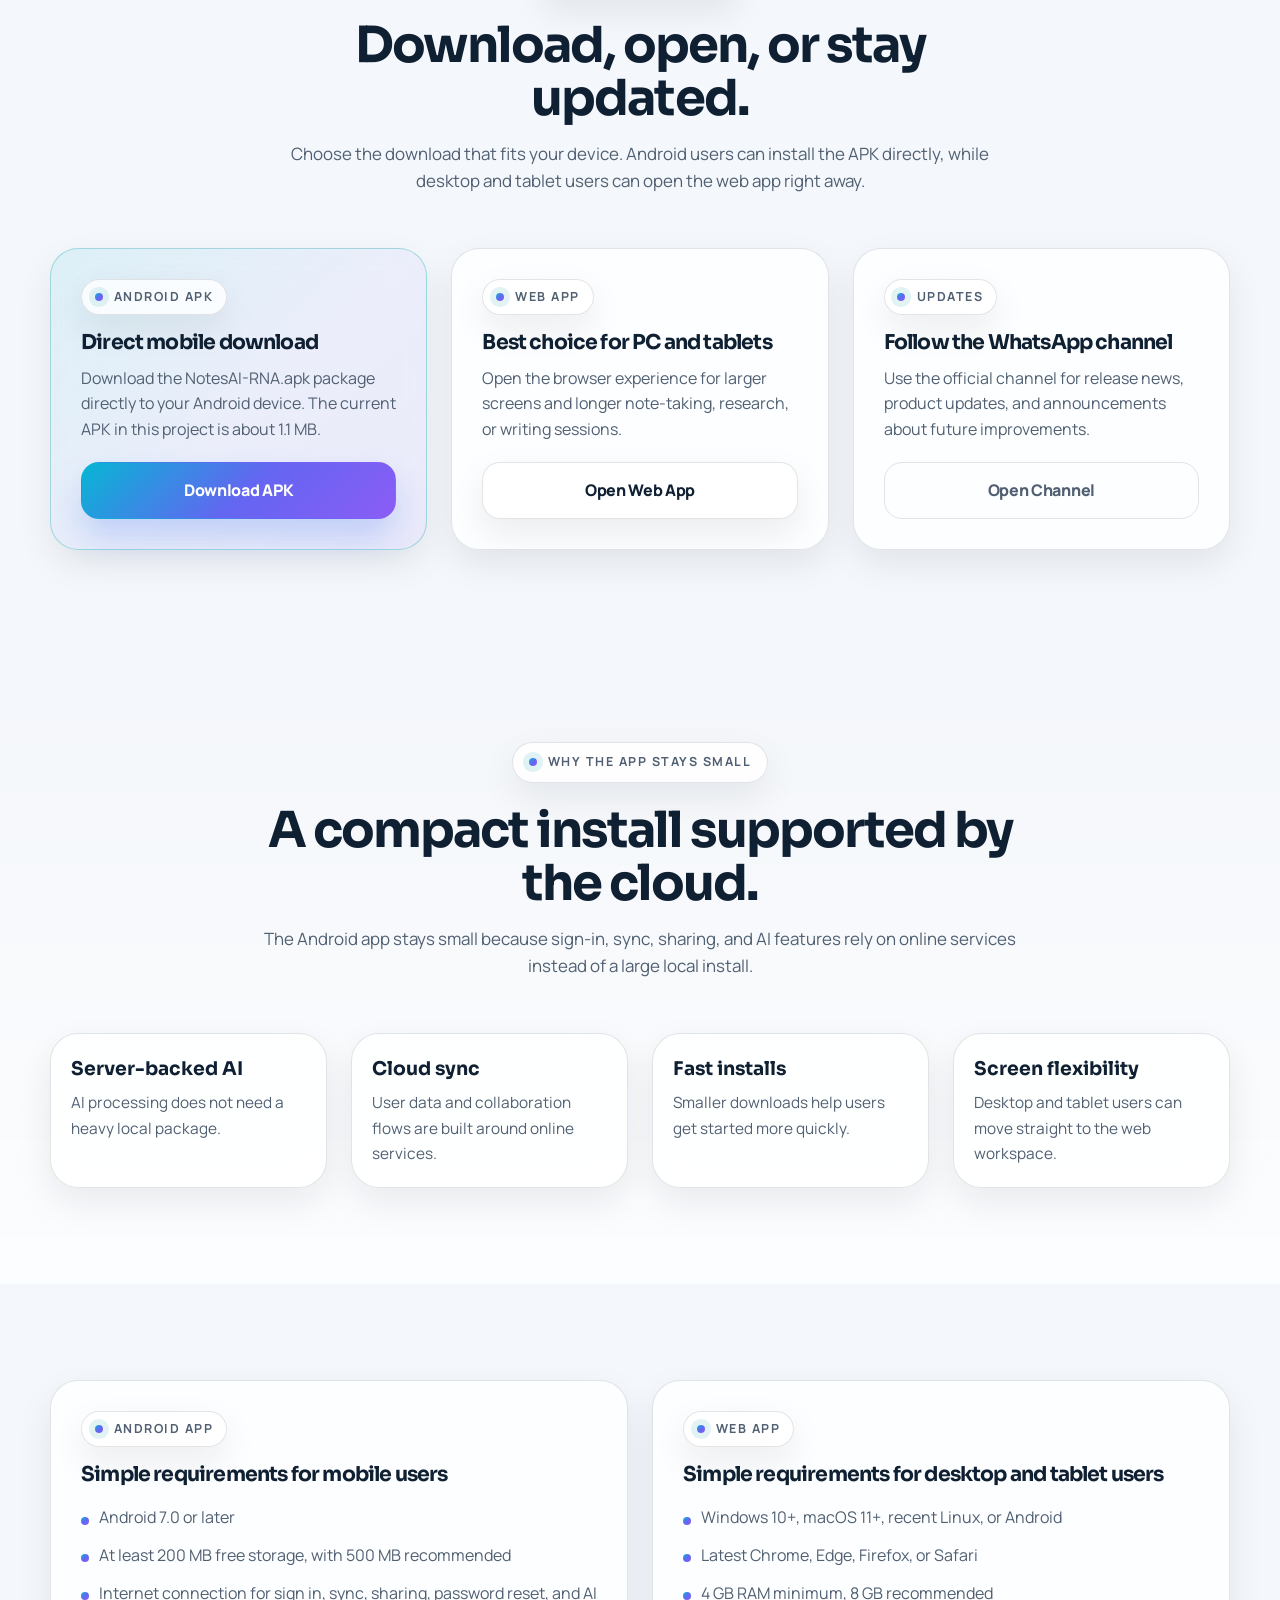
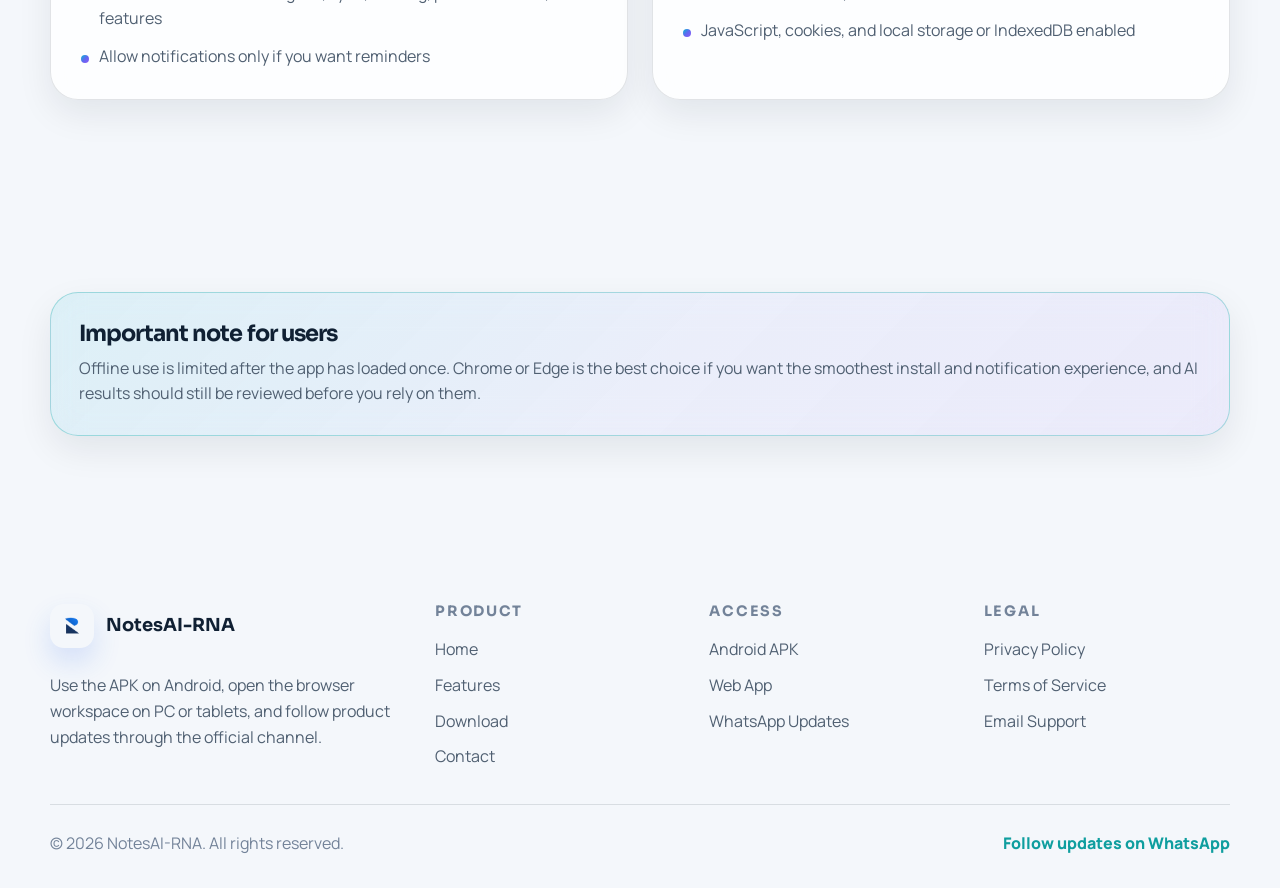
<file: download.html>
<!DOCTYPE html>
<html lang="en">
<head>
    <meta charset="UTF-8">
    <meta name="viewport" content="width=device-width, initial-scale=1.0">
    <meta name="description" content="Official NotesAI-RNA downloads: Android APK, PC web access, privacy policy, and support links.">
    <title>Download - NotesAI-RNA | Official APK and Web Access</title>

    <link rel="preconnect" href="https://fonts.googleapis.com">
    <link rel="preconnect" href="https://fonts.gstatic.com" crossorigin>
    <link href="https://fonts.googleapis.com/css2?family=Manrope:wght@400;500;600;700;800&family=Sora:wght@500;600;700;800&display=swap" rel="stylesheet">
    <link rel="icon" href="favicon.svg" type="image/svg+xml">
    <meta name="theme-color" content="#0f9e9f">
    <meta property="og:title" content="Download - NotesAI-RNA">
    <meta property="og:description" content="Download the official NotesAI-RNA APK or open the web workspace for PC and tablets.">
    <meta property="og:image" content="screenshots/dashboad.png">
    <link rel="stylesheet" href="css/style.css">
</head>
<body>
    <header class="header">
        <div class="container">
            <a href="index.html" class="logo">
                <img src="logo/icon-512.png" alt="NotesAI-RNA logo">
                NotesAI-RNA
            </a>

            <nav class="nav" id="nav">
                <a href="index.html" class="nav-link">Home</a>
                <a href="features.html" class="nav-link">Features</a>
                <a href="download.html" class="nav-link active">Download</a>
                <a href="contact.html" class="nav-link">Contact</a>
                <button class="theme-toggle" id="themeToggle" type="button" aria-label="Switch to dark mode">Dark mode</button>
            </nav>

            <button class="mobile-menu-btn" id="mobileMenuBtn" type="button" aria-label="Toggle menu">
                <span></span>
                <span></span>
                <span></span>
            </button>
        </div>
    </header>

    <main class="page-main">
        <section class="page-hero">
            <div class="container">
                <div class="page-hero-shell reveal">
                    <span class="eyebrow">Download and access</span>
                    <h1>Official downloads for NotesAI-RNA.</h1>
                    <p>Get the Android APK from this website, or open the web workspace on PC and tablets when you want a roomier experience for notes, tasks, and AI work.</p>
                    <div class="page-actions">
                        <a href="NotesAI-RNA.apk" class="btn btn-primary" download="NotesAI-RNA.apk">Download APK</a>
                        <a href="https://zimproject-frontend.pages.dev/" class="btn btn-secondary" target="_blank" rel="noreferrer">Open Web App</a>
                        <a href="https://whatsapp.com/channel/0029Vb7plMkADTOEJEpcEH2q" class="btn btn-ghost" target="_blank" rel="noreferrer">Follow Updates</a>
                    </div>
                    <div class="hero-metrics page-metrics">
                        <article class="metric-card">
                            <strong>Lightweight APK</strong>
                            <span>Fast download and quick install on Android devices</span>
                        </article>
                        <article class="metric-card">
                            <strong>Cloud services</strong>
                            <span>AI and sync features are backed by online services</span>
                        </article>
                        <article class="metric-card">
                            <strong>Cross-screen</strong>
                            <span>Android app plus browser access for larger displays</span>
                        </article>
                    </div>
                </div>
            </div>
        </section>

        <section class="section section-muted">
            <div class="container">
                <div class="section-intro reveal">
                    <span class="eyebrow">Trust and clarity</span>
                    <h2>Download with confidence from the official hub.</h2>
                    <p>This site exists to keep the important links together: APK download, web access for PC, privacy policy, terms, and support contact.</p>
                </div>

                <div class="info-grid">
                    <article class="surface-card reveal">
                        <span class="card-label">Privacy</span>
                        <h3>Review privacy policy</h3>
                        <p>See how NotesAI-RNA describes data handling across the app, web workspace, and cloud-backed services.</p>
                        <a href="privacy.html" class="btn btn-secondary card-link">Open Privacy Policy</a>
                    </article>

                    <article class="surface-card reveal" data-reveal-delay="1">
                        <span class="card-label">Terms</span>
                        <h3>Read the terms of service</h3>
                        <p>Check the usage conditions, responsibilities, and general service expectations.</p>
                        <a href="terms.html" class="btn btn-secondary card-link">Open Terms</a>
                    </article>

                    <article class="surface-card reveal" data-reveal-delay="2">
                        <span class="card-label">Support</span>
                        <h3>Get help if you need it</h3>
                        <p>Use email or phone support, or send a prepared message through the contact page.</p>
                        <a href="contact.html" class="btn btn-secondary card-link">Contact Support</a>
                    </article>

                    <article class="surface-card reveal" data-reveal-delay="3">
                        <span class="card-label">Updates</span>
                        <h3>Follow release news</h3>
                        <p>Stay informed about improvements and announcements through the official WhatsApp channel.</p>
                        <a href="https://whatsapp.com/channel/0029Vb7plMkADTOEJEpcEH2q" class="btn btn-secondary card-link" target="_blank" rel="noreferrer">Follow Updates</a>
                    </article>
                </div>
            </div>
        </section>

        <section class="section">
            <div class="container">
                <div class="section-intro reveal">
                    <span class="eyebrow">Choose your path</span>
                    <h2>Download, open, or stay updated.</h2>
                    <p>Choose the download that fits your device. Android users can install the APK directly, while desktop and tablet users can open the web app right away.</p>
                </div>

                <div class="download-grid">
                    <article class="surface-card download-card featured reveal">
                        <span class="card-label">Android APK</span>
                        <h3>Direct mobile download</h3>
                        <p>Download the NotesAI-RNA.apk package directly to your Android device. The current APK in this project is about 1.1 MB.</p>
                        <a href="NotesAI-RNA.apk" class="btn btn-primary" download="NotesAI-RNA.apk">Download APK</a>
                    </article>

                    <article class="surface-card download-card reveal" data-reveal-delay="1">
                        <span class="card-label">Web app</span>
                        <h3>Best choice for PC and tablets</h3>
                        <p>Open the browser experience for larger screens and longer note-taking, research, or writing sessions.</p>
                        <a href="https://zimproject-frontend.pages.dev/" class="btn btn-secondary" target="_blank" rel="noreferrer">Open Web App</a>
                    </article>

                    <article class="surface-card download-card reveal" data-reveal-delay="2">
                        <span class="card-label">Updates</span>
                        <h3>Follow the WhatsApp channel</h3>
                        <p>Use the official channel for release news, product updates, and announcements about future improvements.</p>
                        <a href="https://whatsapp.com/channel/0029Vb7plMkADTOEJEpcEH2q" class="btn btn-ghost" target="_blank" rel="noreferrer">Open Channel</a>
                    </article>
                </div>
            </div>
        </section>

        <section class="section section-muted">
            <div class="container">
                <div class="section-intro reveal">
                    <span class="eyebrow">Why the app stays small</span>
                    <h2>A compact install supported by the cloud.</h2>
                    <p>The Android app stays small because sign-in, sync, sharing, and AI features rely on online services instead of a large local install.</p>
                </div>

                <div class="info-grid">
                    <article class="metric-card reveal">
                        <strong>Server-backed AI</strong>
                        <span>AI processing does not need a heavy local package.</span>
                    </article>

                    <article class="metric-card reveal" data-reveal-delay="1">
                        <strong>Cloud sync</strong>
                        <span>User data and collaboration flows are built around online services.</span>
                    </article>

                    <article class="metric-card reveal" data-reveal-delay="2">
                        <strong>Fast installs</strong>
                        <span>Smaller downloads help users get started more quickly.</span>
                    </article>

                    <article class="metric-card reveal" data-reveal-delay="3">
                        <strong>Screen flexibility</strong>
                        <span>Desktop and tablet users can move straight to the web workspace.</span>
                    </article>
                </div>
            </div>
        </section>

        <section class="section">
            <div class="container dual-grid">
                    <article class="surface-card reveal">
                        <span class="card-label">Android app</span>
                        <h3>Simple requirements for mobile users</h3>
                        <ul class="feature-list">
                            <li>Android 7.0 or later</li>
                            <li>At least 200 MB free storage, with 500 MB recommended</li>
                            <li>Internet connection for sign in, sync, sharing, password reset, and AI features</li>
                            <li>Allow notifications only if you want reminders</li>
                        </ul>
                    </article>

                    <article class="surface-card reveal" data-reveal-delay="1">
                        <span class="card-label">Web app</span>
                        <h3>Simple requirements for desktop and tablet users</h3>
                        <ul class="feature-list">
                            <li>Windows 10+, macOS 11+, recent Linux, or Android</li>
                            <li>Latest Chrome, Edge, Firefox, or Safari</li>
                            <li>4 GB RAM minimum, 8 GB recommended</li>
                            <li>JavaScript, cookies, and local storage or IndexedDB enabled</li>
                        </ul>
                    </article>
                </div>
        </section>

        <section class="section">
            <div class="container">
                <div class="notice-panel reveal">
                    <h3>Important note for users</h3>
                    <p>Offline use is limited after the app has loaded once. Chrome or Edge is the best choice if you want the smoothest install and notification experience, and AI results should still be reviewed before you rely on them.</p>
                </div>
            </div>
        </section>
    </main>

    <footer class="footer">
        <div class="container">
            <div class="footer-grid">
                <div class="footer-brand">
                    <a href="index.html" class="logo">
                        <img src="logo/icon-512.png" alt="NotesAI-RNA logo">
                        NotesAI-RNA
                    </a>
                    <p>Use the APK on Android, open the browser workspace on PC or tablets, and follow product updates through the official channel.</p>
                </div>

                <div class="footer-links">
                    <h4>Product</h4>
                    <ul>
                        <li><a href="index.html">Home</a></li>
                        <li><a href="features.html">Features</a></li>
                        <li><a href="download.html">Download</a></li>
                        <li><a href="contact.html">Contact</a></li>
                    </ul>
                </div>

                <div class="footer-links">
                    <h4>Access</h4>
                    <ul>
                        <li><a href="NotesAI-RNA.apk" download="NotesAI-RNA.apk">Android APK</a></li>
                        <li><a href="https://zimproject-frontend.pages.dev/" target="_blank" rel="noreferrer">Web App</a></li>
                        <li><a href="https://whatsapp.com/channel/0029Vb7plMkADTOEJEpcEH2q" target="_blank" rel="noreferrer">WhatsApp Updates</a></li>
                    </ul>
                </div>

                <div class="footer-links">
                    <h4>Legal</h4>
                    <ul>
                        <li><a href="privacy.html">Privacy Policy</a></li>
                        <li><a href="terms.html">Terms of Service</a></li>
                        <li><a href="mailto:nzemberichard398@gmail.com">Email Support</a></li>
                    </ul>
                </div>
            </div>

            <div class="footer-bottom">
                <p>&copy; 2026 NotesAI-RNA. All rights reserved.</p>
                <a href="https://whatsapp.com/channel/0029Vb7plMkADTOEJEpcEH2q" target="_blank" rel="noreferrer">Follow updates on WhatsApp</a>
            </div>
        </div>
    </footer>

    <script src="js/main.js"></script>
</body>
</html>
</file>
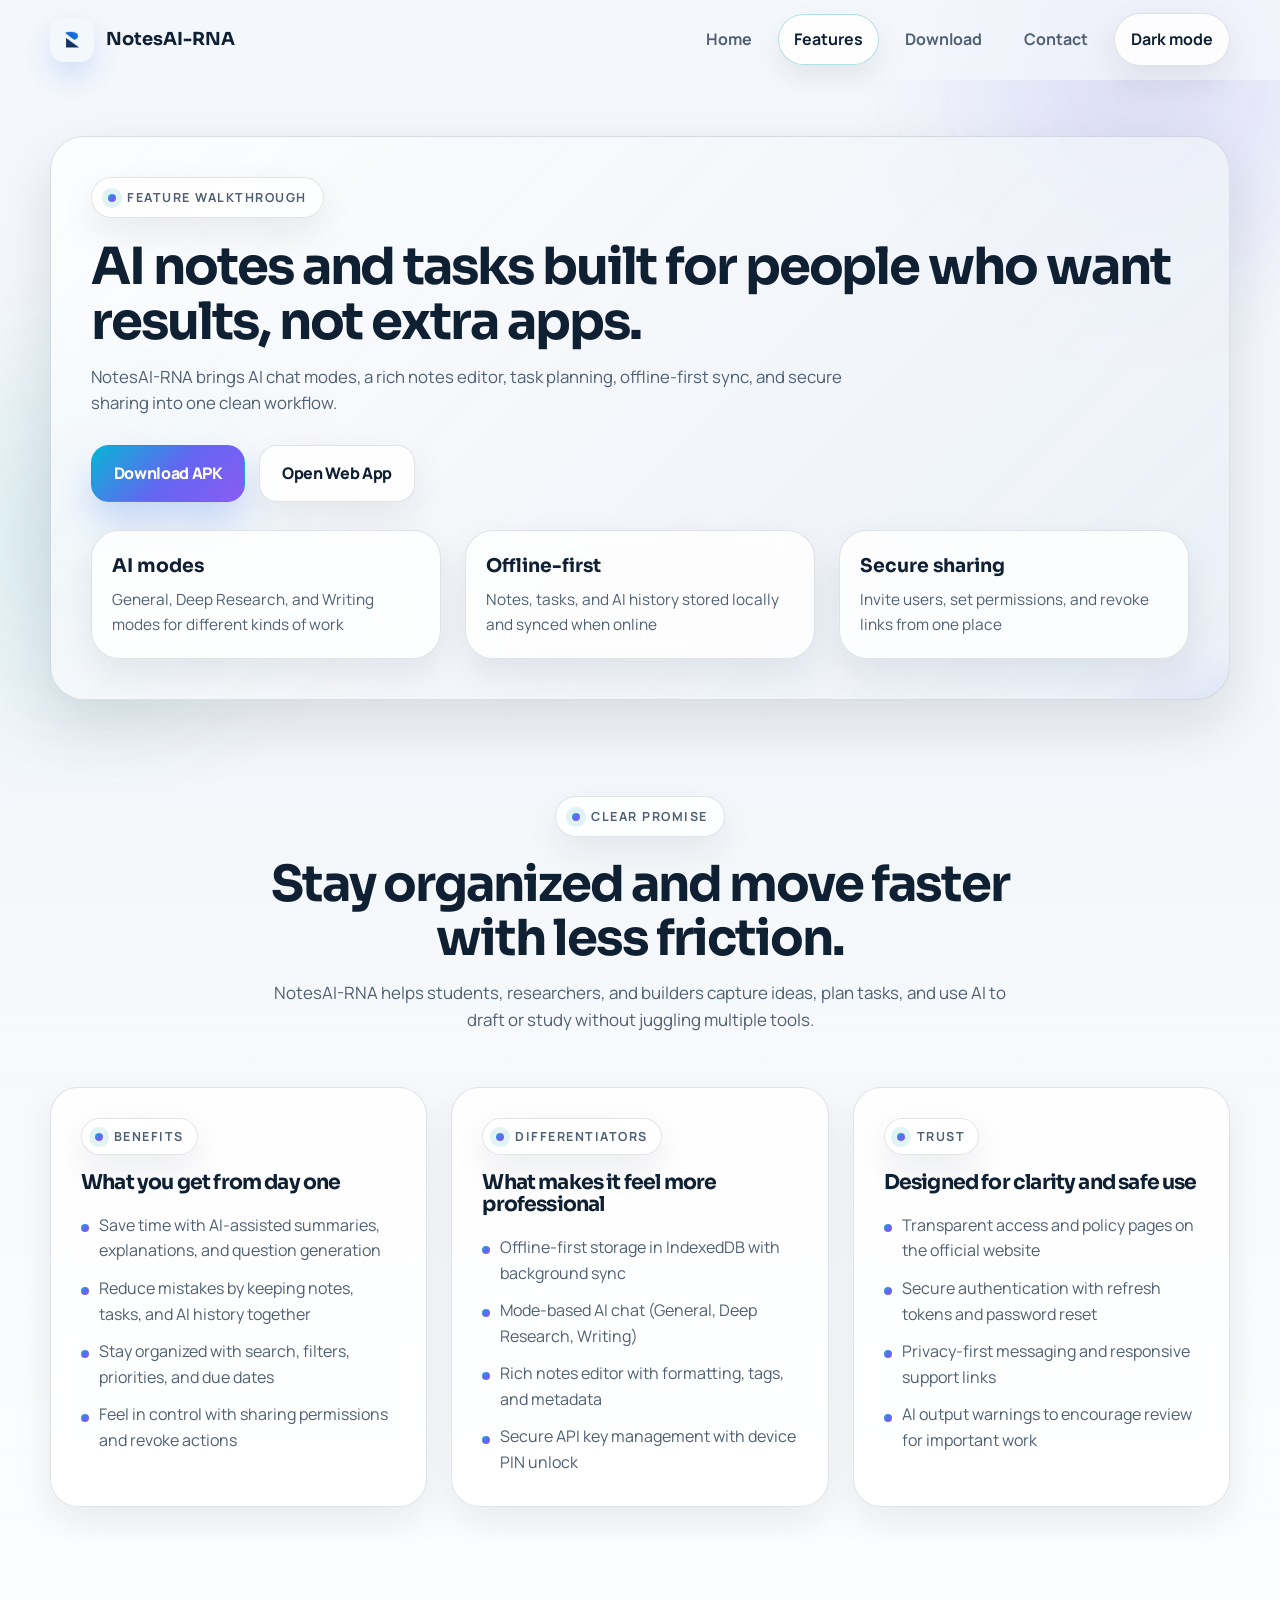
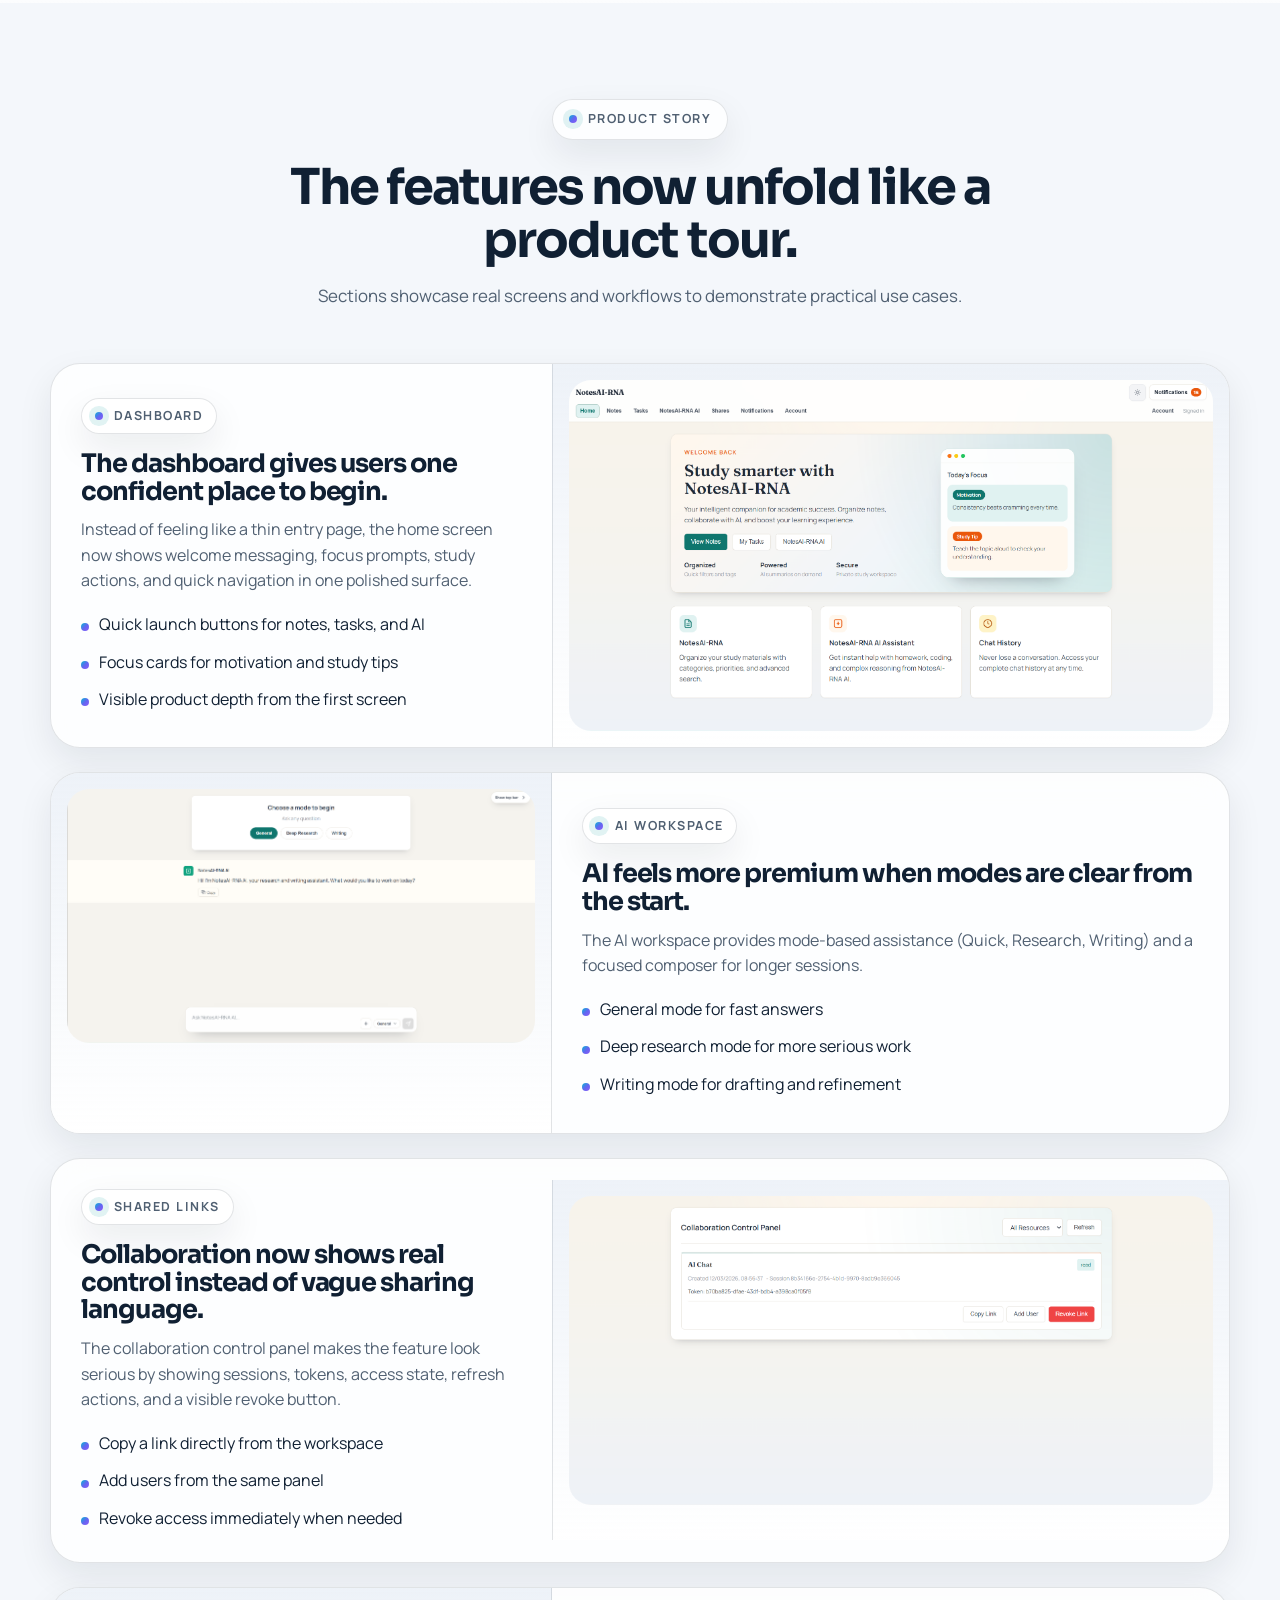
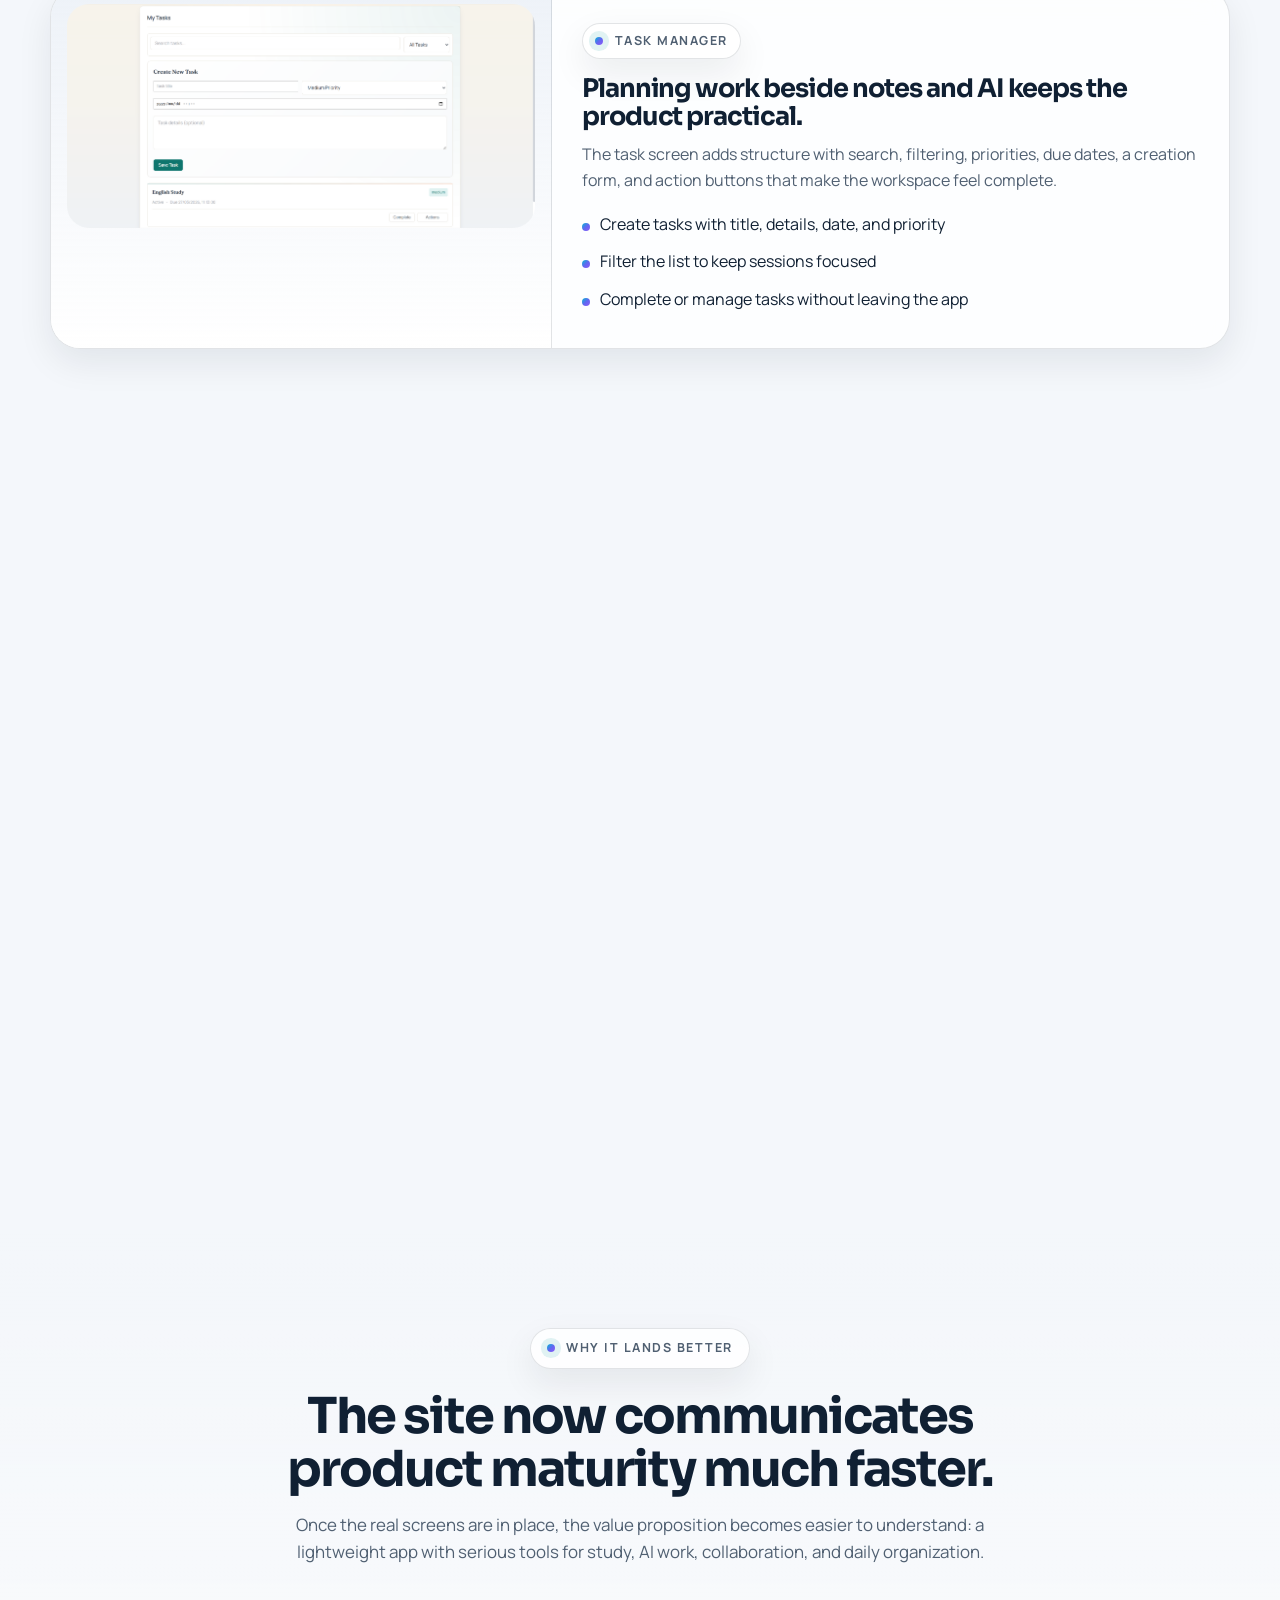
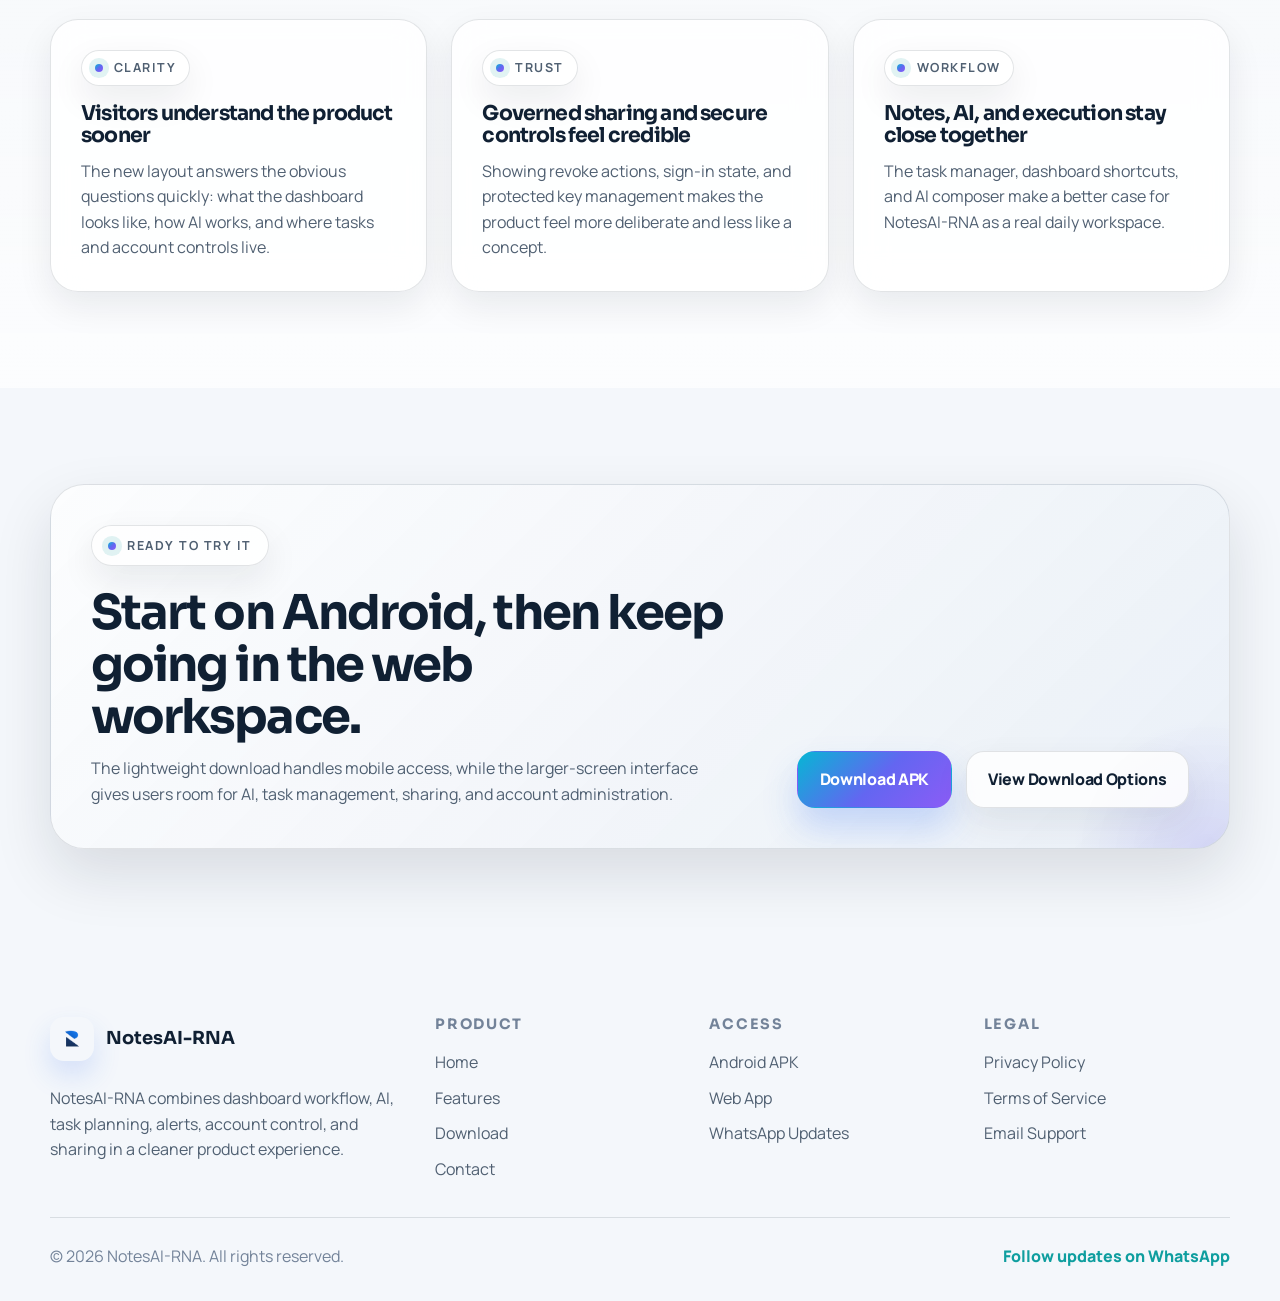
<file: features.html>
<!DOCTYPE html>
<html lang="en">
<head>
    <meta charset="UTF-8">
    <meta name="viewport" content="width=device-width, initial-scale=1.0">
    <meta name="description" content="NotesAI-RNA features: AI chat modes, rich notes editor, tasks, offline-first sync, secure sharing, notifications, and account controls.">
    <title>Features - NotesAI-RNA | AI Notes, Tasks, Offline Sync</title>

    <link rel="preconnect" href="https://fonts.googleapis.com">
    <link rel="preconnect" href="https://fonts.gstatic.com" crossorigin>
    <link href="https://fonts.googleapis.com/css2?family=Manrope:wght@400;500;600;700;800&family=Sora:wght@500;600;700;800&display=swap" rel="stylesheet">
    <link rel="icon" href="favicon.svg" type="image/svg+xml">
    <meta name="theme-color" content="#0f9e9f">
    <meta property="og:title" content="Features - NotesAI-RNA">
    <meta property="og:description" content="Explore NotesAI-RNA: AI chat modes, rich notes editor, tasks, offline-first sync, secure sharing, and account controls.">
    <meta property="og:image" content="screenshots/ai.png">
    <link rel="stylesheet" href="css/style.css">
</head>
<body>
    <header class="header">
        <div class="container">
            <a href="index.html" class="logo">
                <img src="logo/icon-512.png" alt="NotesAI-RNA logo">
                NotesAI-RNA
            </a>

            <nav class="nav" id="nav">
                <a href="index.html" class="nav-link">Home</a>
                <a href="features.html" class="nav-link active">Features</a>
                <a href="download.html" class="nav-link">Download</a>
                <a href="contact.html" class="nav-link">Contact</a>
                <button class="theme-toggle" id="themeToggle" type="button" aria-label="Switch to dark mode">Dark mode</button>
            </nav>

            <button class="mobile-menu-btn" id="mobileMenuBtn" type="button" aria-label="Toggle menu">
                <span></span>
                <span></span>
                <span></span>
            </button>
        </div>
    </header>

    <main class="page-main">
        <section class="page-hero">
            <div class="container">
                <div class="page-hero-shell reveal">
                    <span class="eyebrow">Feature walkthrough</span>
                    <h1>AI notes and tasks built for people who want results, not extra apps.</h1>
                    <p>NotesAI-RNA brings AI chat modes, a rich notes editor, task planning, offline-first sync, and secure sharing into one clean workflow.</p>
                    <div class="page-actions">
                        <a href="NotesAI-RNA.apk" class="btn btn-primary" download="NotesAI-RNA.apk">Download APK</a>
                        <a href="https://zimproject-frontend.pages.dev/" class="btn btn-secondary" target="_blank" rel="noreferrer">Open Web App</a>
                    </div>
                    <div class="hero-metrics page-metrics">
                        <article class="metric-card">
                            <strong>AI modes</strong>
                            <span>General, Deep Research, and Writing modes for different kinds of work</span>
                        </article>
                        <article class="metric-card">
                            <strong>Offline-first</strong>
                            <span>Notes, tasks, and AI history stored locally and synced when online</span>
                        </article>
                        <article class="metric-card">
                            <strong>Secure sharing</strong>
                            <span>Invite users, set permissions, and revoke links from one place</span>
                        </article>
                    </div>
                </div>
            </div>
        </section>

        <section class="section section-muted">
            <div class="container">
                <div class="section-intro reveal">
                    <span class="eyebrow">Clear promise</span>
                    <h2>Stay organized and move faster with less friction.</h2>
                    <p>NotesAI-RNA helps students, researchers, and builders capture ideas, plan tasks, and use AI to draft or study without juggling multiple tools.</p>
                </div>

                <div class="platform-grid">
                    <article class="surface-card reveal">
                        <span class="card-label">Benefits</span>
                        <h3>What you get from day one</h3>
                        <ul class="feature-list">
                            <li>Save time with AI-assisted summaries, explanations, and question generation</li>
                            <li>Reduce mistakes by keeping notes, tasks, and AI history together</li>
                            <li>Stay organized with search, filters, priorities, and due dates</li>
                            <li>Feel in control with sharing permissions and revoke actions</li>
                        </ul>
                    </article>

                    <article class="surface-card reveal" data-reveal-delay="1">
                        <span class="card-label">Differentiators</span>
                        <h3>What makes it feel more professional</h3>
                        <ul class="feature-list">
                            <li>Offline-first storage in IndexedDB with background sync</li>
                            <li>Mode-based AI chat (General, Deep Research, Writing)</li>
                            <li>Rich notes editor with formatting, tags, and metadata</li>
                            <li>Secure API key management with device PIN unlock</li>
                        </ul>
                    </article>

                    <article class="surface-card reveal" data-reveal-delay="2">
                        <span class="card-label">Trust</span>
                        <h3>Designed for clarity and safe use</h3>
                        <ul class="feature-list">
                            <li>Transparent access and policy pages on the official website</li>
                            <li>Secure authentication with refresh tokens and password reset</li>
                            <li>Privacy-first messaging and responsive support links</li>
                            <li>AI output warnings to encourage review for important work</li>
                        </ul>
                    </article>
                </div>
            </div>
        </section>

        <section class="section">
            <div class="container">
                <div class="section-intro reveal">
                    <span class="eyebrow">Product story</span>
                    <h2>The features now unfold like a product tour.</h2>
                    <p>Sections showcase real screens and workflows to demonstrate practical use cases.</p>
                </div>

                <div class="story-stack">
                    <article class="story-row reveal">
                        <div class="story-copy">
                            <span class="card-label">Dashboard</span>
                            <h3>The dashboard gives users one confident place to begin.</h3>
                            <p>Instead of feeling like a thin entry page, the home screen now shows welcome messaging, focus prompts, study actions, and quick navigation in one polished surface.</p>
                            <ul class="feature-list story-points">
                                <li>Quick launch buttons for notes, tasks, and AI</li>
                                <li>Focus cards for motivation and study tips</li>
                                <li>Visible product depth from the first screen</li>
                            </ul>
                        </div>
                        <div class="story-visual">
                            <img src="screenshots/dashboad.png" alt="NotesAI-RNA dashboard screenshot" loading="lazy">
                        </div>
                    </article>

                    <article class="story-row story-row-reverse reveal" data-reveal-delay="1">
                        <div class="story-copy">
                            <span class="card-label">AI workspace</span>
                            <h3>AI feels more premium when modes are clear from the start.</h3>
                            <p>The AI workspace provides mode-based assistance (Quick, Research, Writing) and a focused composer for longer sessions.</p>
                            <ul class="feature-list story-points">
                                <li>General mode for fast answers</li>
                                <li>Deep research mode for more serious work</li>
                                <li>Writing mode for drafting and refinement</li>
                            </ul>
                        </div>
                        <div class="story-visual">
                            <img src="screenshots/ai.png" alt="NotesAI-RNA AI screenshot" loading="lazy">
                        </div>
                    </article>

                    <article class="story-row reveal" data-reveal-delay="2">
                        <div class="story-copy">
                            <span class="card-label">Shared links</span>
                            <h3>Collaboration now shows real control instead of vague sharing language.</h3>
                            <p>The collaboration control panel makes the feature look serious by showing sessions, tokens, access state, refresh actions, and a visible revoke button.</p>
                            <ul class="feature-list story-points">
                                <li>Copy a link directly from the workspace</li>
                                <li>Add users from the same panel</li>
                                <li>Revoke access immediately when needed</li>
                            </ul>
                        </div>
                        <div class="story-visual">
                            <img src="screenshots/shared links etc.png" alt="NotesAI-RNA shared links screenshot" loading="lazy">
                        </div>
                    </article>

                    <article class="story-row story-row-reverse reveal">
                        <div class="story-copy">
                            <span class="card-label">Task manager</span>
                            <h3>Planning work beside notes and AI keeps the product practical.</h3>
                            <p>The task screen adds structure with search, filtering, priorities, due dates, a creation form, and action buttons that make the workspace feel complete.</p>
                            <ul class="feature-list story-points">
                                <li>Create tasks with title, details, date, and priority</li>
                                <li>Filter the list to keep sessions focused</li>
                                <li>Complete or manage tasks without leaving the app</li>
                            </ul>
                        </div>
                        <div class="story-visual">
                            <img src="screenshots/task manager.png" alt="NotesAI-RNA task manager screenshot" loading="lazy">
                        </div>
                    </article>

                    <article class="story-row reveal" data-reveal-delay="1">
                        <div class="story-copy">
                            <span class="card-label">Notifications</span>
                            <h3>Even the alert center contributes to the product's professional feel.</h3>
                            <p>The notifications panel gives a clean administrative view with alert toggles and maintenance actions, showing that the workspace accounts for ongoing activity too.</p>
                            <ul class="feature-list story-points">
                                <li>Enable alerts directly from the screen</li>
                                <li>Mark all notifications read in one action</li>
                                <li>Clear the feed while preserving a calm empty state</li>
                            </ul>
                        </div>
                        <div class="story-visual">
                            <img src="screenshots/notification.png" alt="NotesAI-RNA notifications screenshot" loading="lazy">
                        </div>
                    </article>

                    <article class="story-row story-row-reverse reveal" data-reveal-delay="2">
                        <div class="story-copy">
                            <span class="card-label">Account settings</span>
                            <h3>Account controls make the whole workspace feel owned and secure.</h3>
                            <p>The account screen brings authentication, account options, logout, and protected API key access into one understandable layout.</p>
                            <ul class="feature-list story-points">
                                <li>Clear signed-in state for the active user</li>
                                <li>Quick access to account actions and logout</li>
                                <li>Device PIN gate before revealing sensitive AI key controls</li>
                            </ul>
                        </div>
                        <div class="story-visual">
                            <img src="screenshots/account.png" alt="NotesAI-RNA account settings screenshot" loading="lazy">
                        </div>
                    </article>
                </div>
            </div>
        </section>

        <section class="section section-muted">
            <div class="container">
                <div class="section-intro reveal">
                    <span class="eyebrow">Why it lands better</span>
                    <h2>The site now communicates product maturity much faster.</h2>
                    <p>Once the real screens are in place, the value proposition becomes easier to understand: a lightweight app with serious tools for study, AI work, collaboration, and daily organization.</p>
                </div>

                <div class="feature-grid">
                    <article class="surface-card reveal">
                        <span class="card-label">Clarity</span>
                        <h3>Visitors understand the product sooner</h3>
                        <p>The new layout answers the obvious questions quickly: what the dashboard looks like, how AI works, and where tasks and account controls live.</p>
                    </article>

                    <article class="surface-card reveal" data-reveal-delay="1">
                        <span class="card-label">Trust</span>
                        <h3>Governed sharing and secure controls feel credible</h3>
                        <p>Showing revoke actions, sign-in state, and protected key management makes the product feel more deliberate and less like a concept.</p>
                    </article>

                    <article class="surface-card reveal" data-reveal-delay="2">
                        <span class="card-label">Workflow</span>
                        <h3>Notes, AI, and execution stay close together</h3>
                        <p>The task manager, dashboard shortcuts, and AI composer make a better case for NotesAI-RNA as a real daily workspace.</p>
                    </article>
                </div>
            </div>
        </section>

        <section class="section">
            <div class="container">
                <div class="cta-banner reveal">
                    <div class="cta-banner-content">
                        <div class="cta-copy">
                            <span class="eyebrow">Ready to try it</span>
                            <h2>Start on Android, then keep going in the web workspace.</h2>
                            <p>The lightweight download handles mobile access, while the larger-screen interface gives users room for AI, task management, sharing, and account administration.</p>
                        </div>
                        <div class="cta-actions">
                            <a href="NotesAI-RNA.apk" class="btn btn-primary" download="NotesAI-RNA.apk">Download APK</a>
                            <a href="download.html" class="btn btn-secondary">View Download Options</a>
                        </div>
                    </div>
                </div>
            </div>
        </section>
    </main>

    <footer class="footer">
        <div class="container">
            <div class="footer-grid">
                <div class="footer-brand">
                    <a href="index.html" class="logo">
                        <img src="logo/icon-512.png" alt="NotesAI-RNA logo">
                        NotesAI-RNA
                    </a>
                    <p>NotesAI-RNA combines dashboard workflow, AI, task planning, alerts, account control, and sharing in a cleaner product experience.</p>
                </div>

                <div class="footer-links">
                    <h4>Product</h4>
                    <ul>
                        <li><a href="index.html">Home</a></li>
                        <li><a href="features.html">Features</a></li>
                        <li><a href="download.html">Download</a></li>
                        <li><a href="contact.html">Contact</a></li>
                    </ul>
                </div>

                <div class="footer-links">
                    <h4>Access</h4>
                    <ul>
                        <li><a href="NotesAI-RNA.apk" download="NotesAI-RNA.apk">Android APK</a></li>
                        <li><a href="https://zimproject-frontend.pages.dev/" target="_blank" rel="noreferrer">Web App</a></li>
                        <li><a href="https://whatsapp.com/channel/0029Vb7plMkADTOEJEpcEH2q" target="_blank" rel="noreferrer">WhatsApp Updates</a></li>
                    </ul>
                </div>

                <div class="footer-links">
                    <h4>Legal</h4>
                    <ul>
                        <li><a href="privacy.html">Privacy Policy</a></li>
                        <li><a href="terms.html">Terms of Service</a></li>
                        <li><a href="mailto:nzemberichard398@gmail.com">Email Support</a></li>
                    </ul>
                </div>
            </div>

            <div class="footer-bottom">
                <p>&copy; 2026 NotesAI-RNA. All rights reserved.</p>
                <a href="https://whatsapp.com/channel/0029Vb7plMkADTOEJEpcEH2q" target="_blank" rel="noreferrer">Follow updates on WhatsApp</a>
            </div>
        </div>
    </footer>

    <script src="js/main.js"></script>
</body>
</html>
</file>
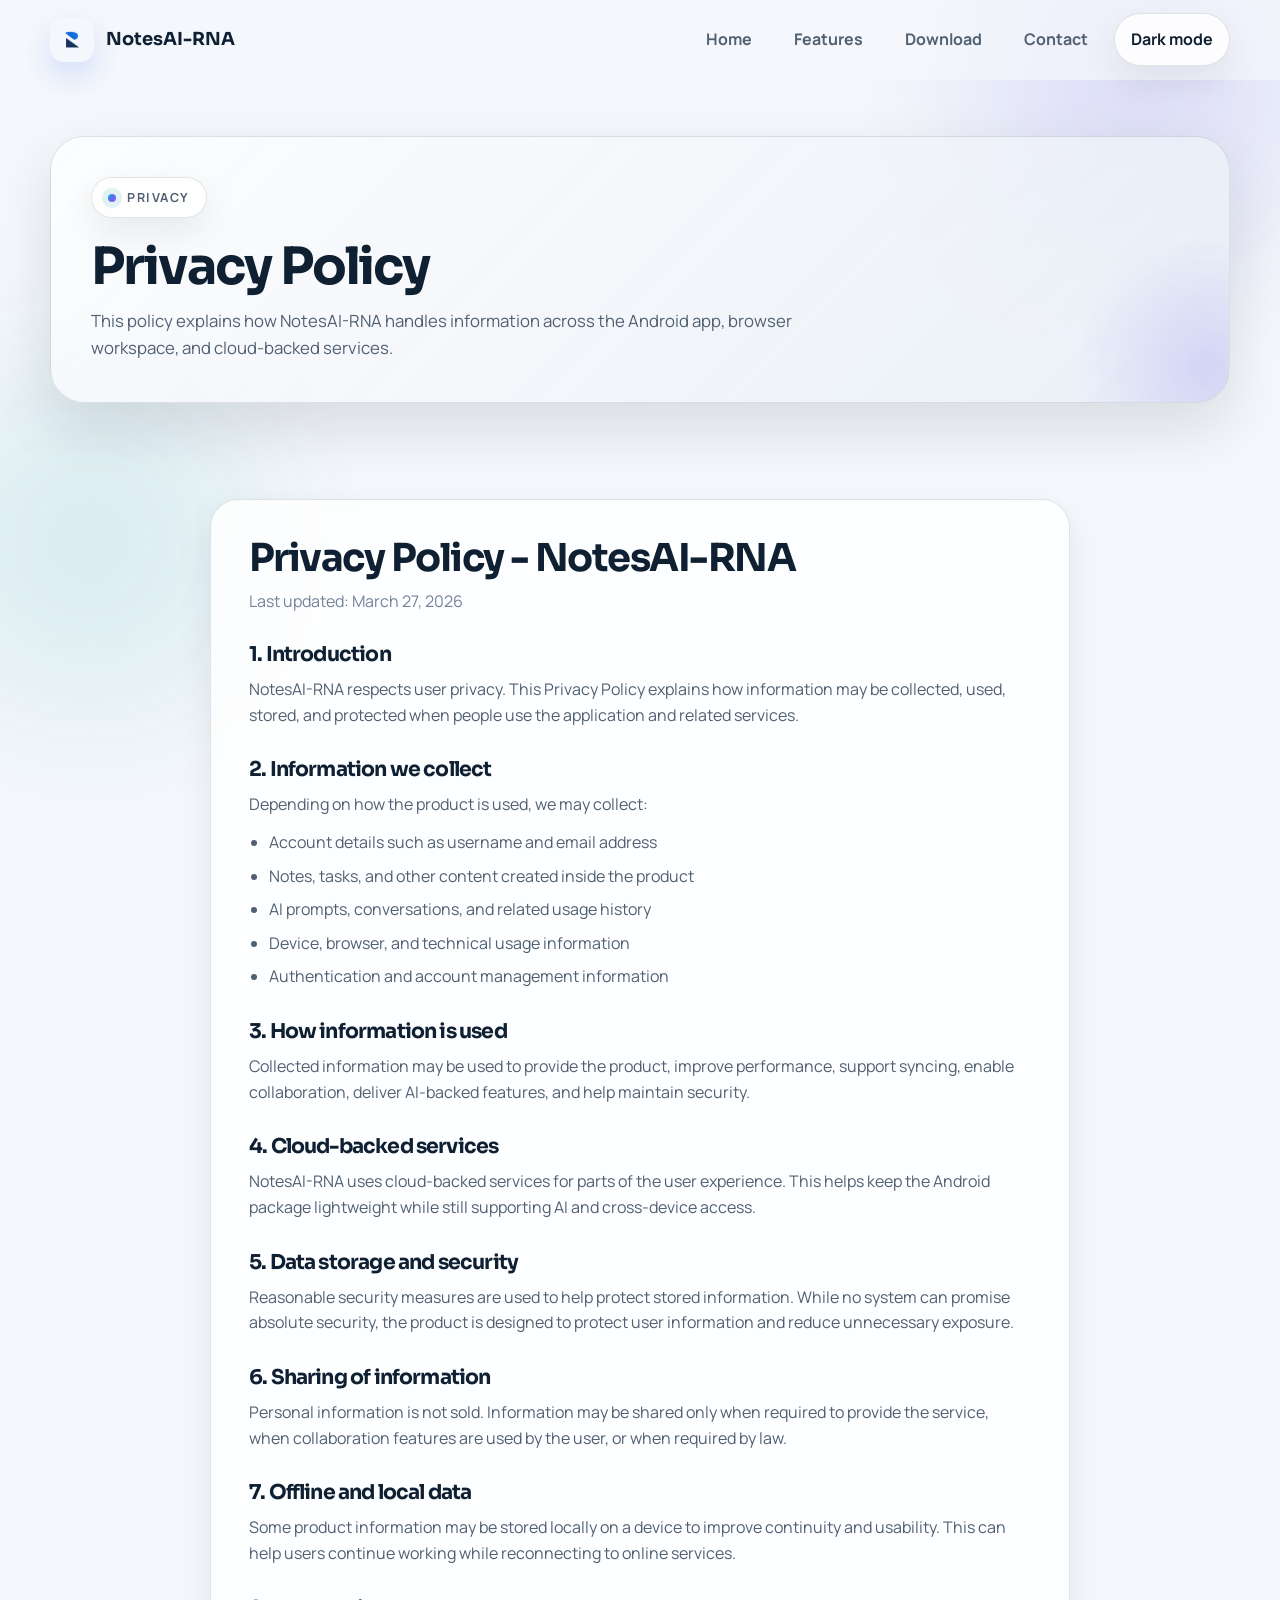
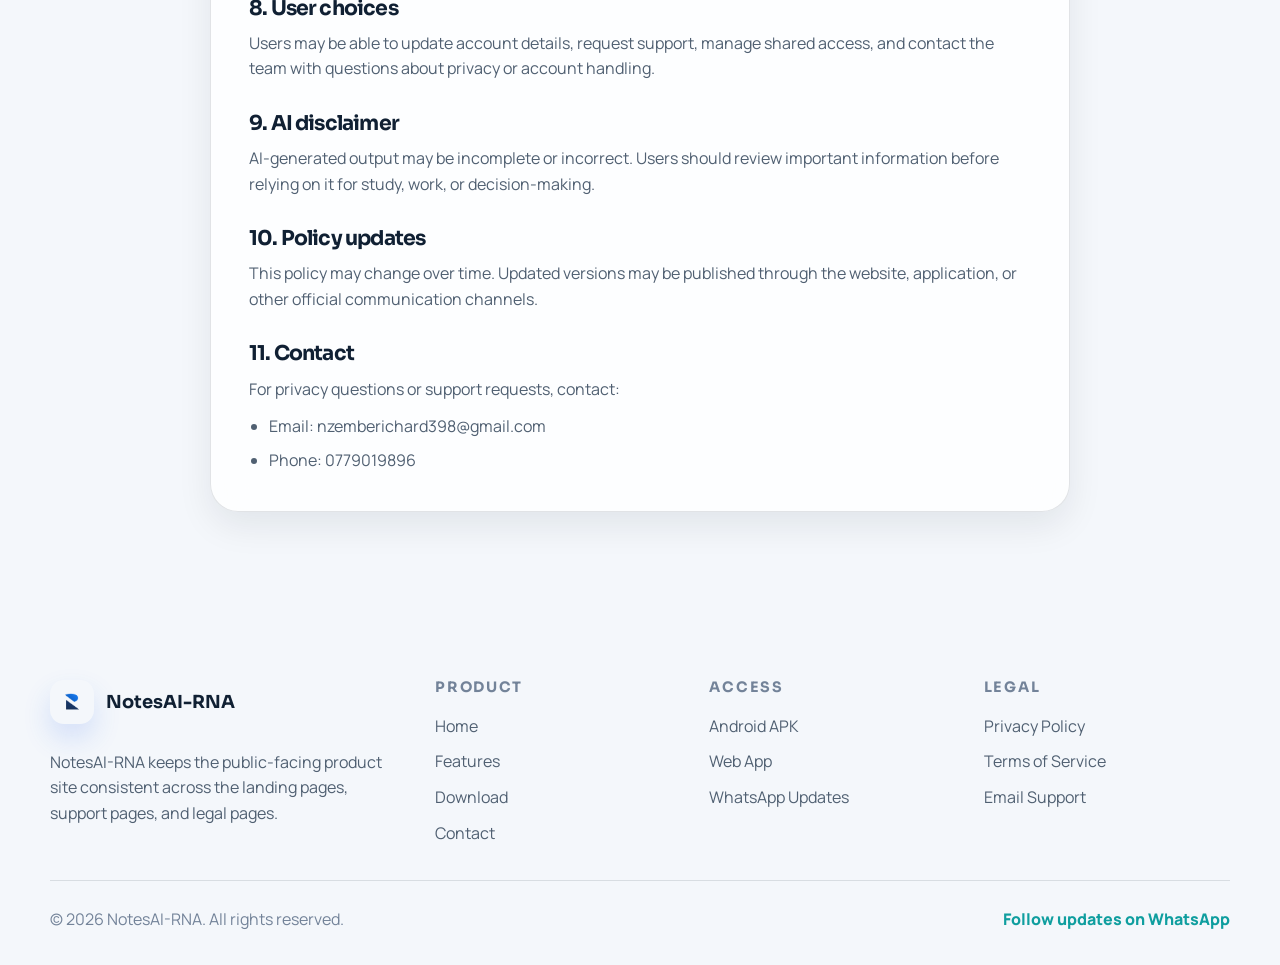
<file: privacy.html>
<!DOCTYPE html>
<html lang="en">
<head>
    <meta charset="UTF-8">
    <meta name="viewport" content="width=device-width, initial-scale=1.0">
    <meta name="description" content="Privacy Policy for NotesAI-RNA. Learn how data is handled across the Android app, cloud services, and web workspace.">
    <title>Privacy Policy - NotesAI-RNA</title>

    <link rel="preconnect" href="https://fonts.googleapis.com">
    <link rel="preconnect" href="https://fonts.gstatic.com" crossorigin>
    <link href="https://fonts.googleapis.com/css2?family=Manrope:wght@400;500;600;700;800&family=Sora:wght@500;600;700;800&display=swap" rel="stylesheet">
    <link rel="icon" href="favicon.svg" type="image/svg+xml">
    <meta name="theme-color" content="#0f9e9f">
    <meta property="og:title" content="Privacy Policy - NotesAI-RNA">
    <meta property="og:description" content="How NotesAI-RNA handles user data across Android and the web workspace.">
    <link rel="stylesheet" href="css/style.css">
</head>
<body>
    <header class="header">
        <div class="container">
            <a href="index.html" class="logo">
                <img src="logo/icon-512.png" alt="NotesAI-RNA logo">
                NotesAI-RNA
            </a>

            <nav class="nav" id="nav">
                <a href="index.html" class="nav-link">Home</a>
                <a href="features.html" class="nav-link">Features</a>
                <a href="download.html" class="nav-link">Download</a>
                <a href="contact.html" class="nav-link">Contact</a>
                <button class="theme-toggle" id="themeToggle" type="button" aria-label="Switch to dark mode">Dark mode</button>
            </nav>

            <button class="mobile-menu-btn" id="mobileMenuBtn" type="button" aria-label="Toggle menu">
                <span></span>
                <span></span>
                <span></span>
            </button>
        </div>
    </header>

    <main class="page-main">
        <section class="page-hero">
            <div class="container">
                <div class="page-hero-shell reveal">
                    <span class="eyebrow">Privacy</span>
                    <h1>Privacy Policy</h1>
                    <p>This policy explains how NotesAI-RNA handles information across the Android app, browser workspace, and cloud-backed services.</p>
                </div>
            </div>
        </section>

        <section class="section">
            <div class="container">
                <div class="legal-content">
                    <div class="legal-card reveal">
                        <h1>Privacy Policy - NotesAI-RNA</h1>
                        <p class="last-updated">Last updated: March 27, 2026</p>

                        <div class="legal-section">
                            <h2>1. Introduction</h2>
                            <p>NotesAI-RNA respects user privacy. This Privacy Policy explains how information may be collected, used, stored, and protected when people use the application and related services.</p>
                        </div>

                        <div class="legal-section">
                            <h2>2. Information we collect</h2>
                            <p>Depending on how the product is used, we may collect:</p>
                            <ul>
                                <li>Account details such as username and email address</li>
                                <li>Notes, tasks, and other content created inside the product</li>
                                <li>AI prompts, conversations, and related usage history</li>
                                <li>Device, browser, and technical usage information</li>
                                <li>Authentication and account management information</li>
                            </ul>
                        </div>

                        <div class="legal-section">
                            <h2>3. How information is used</h2>
                            <p>Collected information may be used to provide the product, improve performance, support syncing, enable collaboration, deliver AI-backed features, and help maintain security.</p>
                        </div>

                        <div class="legal-section">
                            <h2>4. Cloud-backed services</h2>
                            <p>NotesAI-RNA uses cloud-backed services for parts of the user experience. This helps keep the Android package lightweight while still supporting AI and cross-device access.</p>
                        </div>

                        <div class="legal-section">
                            <h2>5. Data storage and security</h2>
                            <p>Reasonable security measures are used to help protect stored information. While no system can promise absolute security, the product is designed to protect user information and reduce unnecessary exposure.</p>
                        </div>

                        <div class="legal-section">
                            <h2>6. Sharing of information</h2>
                            <p>Personal information is not sold. Information may be shared only when required to provide the service, when collaboration features are used by the user, or when required by law.</p>
                        </div>

                        <div class="legal-section">
                            <h2>7. Offline and local data</h2>
                            <p>Some product information may be stored locally on a device to improve continuity and usability. This can help users continue working while reconnecting to online services.</p>
                        </div>

                        <div class="legal-section">
                            <h2>8. User choices</h2>
                            <p>Users may be able to update account details, request support, manage shared access, and contact the team with questions about privacy or account handling.</p>
                        </div>

                        <div class="legal-section">
                            <h2>9. AI disclaimer</h2>
                            <p>AI-generated output may be incomplete or incorrect. Users should review important information before relying on it for study, work, or decision-making.</p>
                        </div>

                        <div class="legal-section">
                            <h2>10. Policy updates</h2>
                            <p>This policy may change over time. Updated versions may be published through the website, application, or other official communication channels.</p>
                        </div>

                        <div class="legal-section">
                            <h2>11. Contact</h2>
                            <p>For privacy questions or support requests, contact:</p>
                            <ul>
                                <li>Email: nzemberichard398@gmail.com</li>
                                <li>Phone: 0779019896</li>
                            </ul>
                        </div>
                    </div>
                </div>
            </div>
        </section>
    </main>

    <footer class="footer">
        <div class="container">
            <div class="footer-grid">
                <div class="footer-brand">
                    <a href="index.html" class="logo">
                        <img src="logo/icon-512.png" alt="NotesAI-RNA logo">
                        NotesAI-RNA
                    </a>
                    <p>NotesAI-RNA keeps the public-facing product site consistent across the landing pages, support pages, and legal pages.</p>
                </div>

                <div class="footer-links">
                    <h4>Product</h4>
                    <ul>
                        <li><a href="index.html">Home</a></li>
                        <li><a href="features.html">Features</a></li>
                        <li><a href="download.html">Download</a></li>
                        <li><a href="contact.html">Contact</a></li>
                    </ul>
                </div>

                <div class="footer-links">
                    <h4>Access</h4>
                    <ul>
                        <li><a href="NotesAI-RNA.apk" download="NotesAI-RNA.apk">Android APK</a></li>
                        <li><a href="https://zimproject-frontend.pages.dev/" target="_blank" rel="noreferrer">Web App</a></li>
                        <li><a href="https://whatsapp.com/channel/0029Vb7plMkADTOEJEpcEH2q" target="_blank" rel="noreferrer">WhatsApp Updates</a></li>
                    </ul>
                </div>

                <div class="footer-links">
                    <h4>Legal</h4>
                    <ul>
                        <li><a href="privacy.html">Privacy Policy</a></li>
                        <li><a href="terms.html">Terms of Service</a></li>
                        <li><a href="mailto:nzemberichard398@gmail.com">Email Support</a></li>
                    </ul>
                </div>
            </div>

            <div class="footer-bottom">
                <p>&copy; 2026 NotesAI-RNA. All rights reserved.</p>
                <a href="https://whatsapp.com/channel/0029Vb7plMkADTOEJEpcEH2q" target="_blank" rel="noreferrer">Follow updates on WhatsApp</a>
            </div>
        </div>
    </footer>

    <script src="js/main.js"></script>
</body>
</html>
</file>
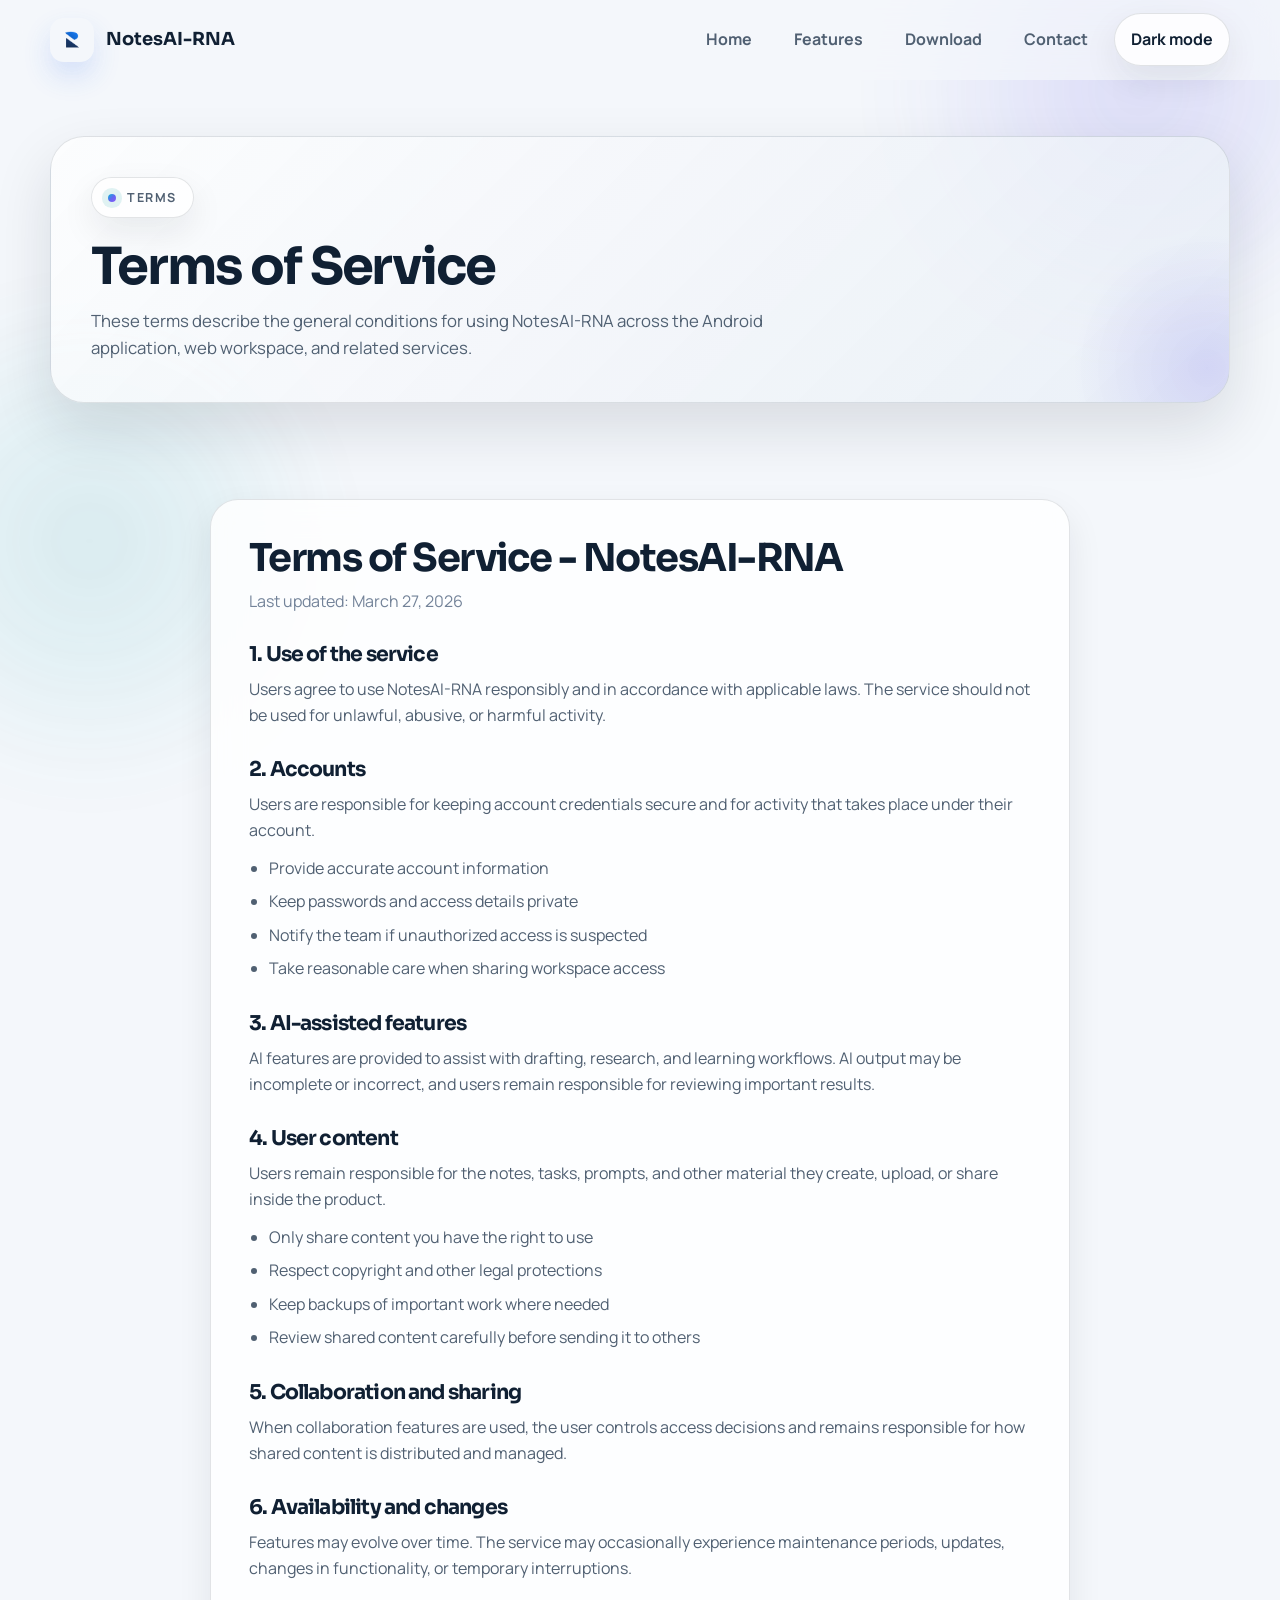
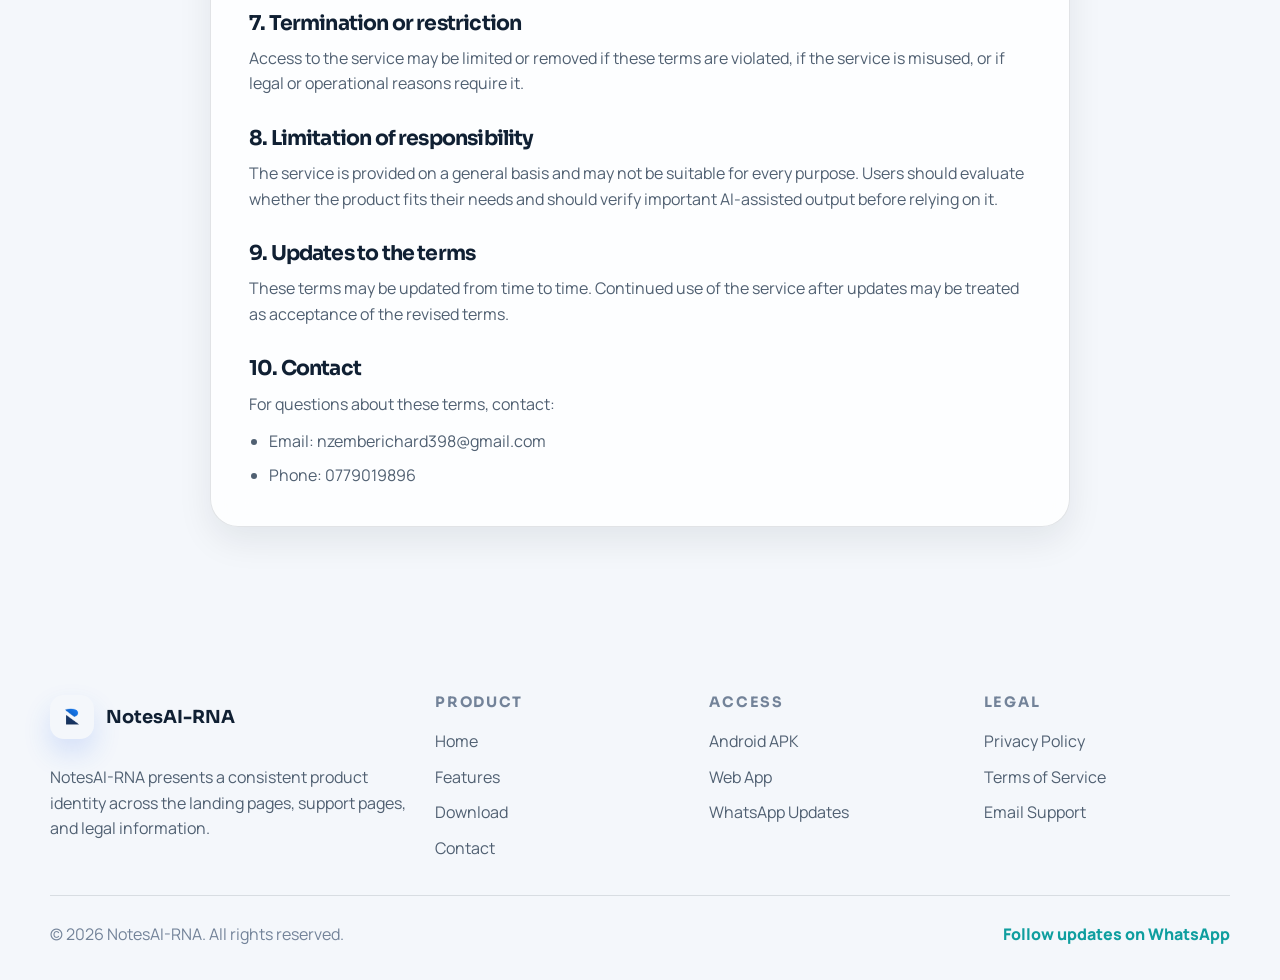
<file: terms.html>
<!DOCTYPE html>
<html lang="en">
<head>
    <meta charset="UTF-8">
    <meta name="viewport" content="width=device-width, initial-scale=1.0">
    <meta name="description" content="Terms of Service for NotesAI-RNA. Review the usage terms for the Android app, web workspace, and related services.">
    <title>Terms of Service - NotesAI-RNA</title>

    <link rel="preconnect" href="https://fonts.googleapis.com">
    <link rel="preconnect" href="https://fonts.gstatic.com" crossorigin>
    <link href="https://fonts.googleapis.com/css2?family=Manrope:wght@400;500;600;700;800&family=Sora:wght@500;600;700;800&display=swap" rel="stylesheet">
    <link rel="icon" href="favicon.svg" type="image/svg+xml">
    <meta name="theme-color" content="#0f9e9f">
    <meta property="og:title" content="Terms of Service - NotesAI-RNA">
    <meta property="og:description" content="Terms of service for using NotesAI-RNA across mobile and web.">
    <link rel="stylesheet" href="css/style.css">
</head>
<body>
    <header class="header">
        <div class="container">
            <a href="index.html" class="logo">
                <img src="logo/icon-512.png" alt="NotesAI-RNA logo">
                NotesAI-RNA
            </a>

            <nav class="nav" id="nav">
                <a href="index.html" class="nav-link">Home</a>
                <a href="features.html" class="nav-link">Features</a>
                <a href="download.html" class="nav-link">Download</a>
                <a href="contact.html" class="nav-link">Contact</a>
                <button class="theme-toggle" id="themeToggle" type="button" aria-label="Switch to dark mode">Dark mode</button>
            </nav>

            <button class="mobile-menu-btn" id="mobileMenuBtn" type="button" aria-label="Toggle menu">
                <span></span>
                <span></span>
                <span></span>
            </button>
        </div>
    </header>

    <main class="page-main">
        <section class="page-hero">
            <div class="container">
                <div class="page-hero-shell reveal">
                    <span class="eyebrow">Terms</span>
                    <h1>Terms of Service</h1>
                    <p>These terms describe the general conditions for using NotesAI-RNA across the Android application, web workspace, and related services.</p>
                </div>
            </div>
        </section>

        <section class="section">
            <div class="container">
                <div class="legal-content">
                    <div class="legal-card reveal">
                        <h1>Terms of Service - NotesAI-RNA</h1>
                        <p class="last-updated">Last updated: March 27, 2026</p>

                        <div class="legal-section">
                            <h2>1. Use of the service</h2>
                            <p>Users agree to use NotesAI-RNA responsibly and in accordance with applicable laws. The service should not be used for unlawful, abusive, or harmful activity.</p>
                        </div>

                        <div class="legal-section">
                            <h2>2. Accounts</h2>
                            <p>Users are responsible for keeping account credentials secure and for activity that takes place under their account.</p>
                            <ul>
                                <li>Provide accurate account information</li>
                                <li>Keep passwords and access details private</li>
                                <li>Notify the team if unauthorized access is suspected</li>
                                <li>Take reasonable care when sharing workspace access</li>
                            </ul>
                        </div>

                        <div class="legal-section">
                            <h2>3. AI-assisted features</h2>
                            <p>AI features are provided to assist with drafting, research, and learning workflows. AI output may be incomplete or incorrect, and users remain responsible for reviewing important results.</p>
                        </div>

                        <div class="legal-section">
                            <h2>4. User content</h2>
                            <p>Users remain responsible for the notes, tasks, prompts, and other material they create, upload, or share inside the product.</p>
                            <ul>
                                <li>Only share content you have the right to use</li>
                                <li>Respect copyright and other legal protections</li>
                                <li>Keep backups of important work where needed</li>
                                <li>Review shared content carefully before sending it to others</li>
                            </ul>
                        </div>

                        <div class="legal-section">
                            <h2>5. Collaboration and sharing</h2>
                            <p>When collaboration features are used, the user controls access decisions and remains responsible for how shared content is distributed and managed.</p>
                        </div>

                        <div class="legal-section">
                            <h2>6. Availability and changes</h2>
                            <p>Features may evolve over time. The service may occasionally experience maintenance periods, updates, changes in functionality, or temporary interruptions.</p>
                        </div>

                        <div class="legal-section">
                            <h2>7. Termination or restriction</h2>
                            <p>Access to the service may be limited or removed if these terms are violated, if the service is misused, or if legal or operational reasons require it.</p>
                        </div>

                        <div class="legal-section">
                            <h2>8. Limitation of responsibility</h2>
                            <p>The service is provided on a general basis and may not be suitable for every purpose. Users should evaluate whether the product fits their needs and should verify important AI-assisted output before relying on it.</p>
                        </div>

                        <div class="legal-section">
                            <h2>9. Updates to the terms</h2>
                            <p>These terms may be updated from time to time. Continued use of the service after updates may be treated as acceptance of the revised terms.</p>
                        </div>

                        <div class="legal-section">
                            <h2>10. Contact</h2>
                            <p>For questions about these terms, contact:</p>
                            <ul>
                                <li>Email: nzemberichard398@gmail.com</li>
                                <li>Phone: 0779019896</li>
                            </ul>
                        </div>
                    </div>
                </div>
            </div>
        </section>
    </main>

    <footer class="footer">
        <div class="container">
            <div class="footer-grid">
                <div class="footer-brand">
                    <a href="index.html" class="logo">
                        <img src="logo/icon-512.png" alt="NotesAI-RNA logo">
                        NotesAI-RNA
                    </a>
                    <p>NotesAI-RNA presents a consistent product identity across the landing pages, support pages, and legal information.</p>
                </div>

                <div class="footer-links">
                    <h4>Product</h4>
                    <ul>
                        <li><a href="index.html">Home</a></li>
                        <li><a href="features.html">Features</a></li>
                        <li><a href="download.html">Download</a></li>
                        <li><a href="contact.html">Contact</a></li>
                    </ul>
                </div>

                <div class="footer-links">
                    <h4>Access</h4>
                    <ul>
                        <li><a href="NotesAI-RNA.apk" download="NotesAI-RNA.apk">Android APK</a></li>
                        <li><a href="https://zimproject-frontend.pages.dev/" target="_blank" rel="noreferrer">Web App</a></li>
                        <li><a href="https://whatsapp.com/channel/0029Vb7plMkADTOEJEpcEH2q" target="_blank" rel="noreferrer">WhatsApp Updates</a></li>
                    </ul>
                </div>

                <div class="footer-links">
                    <h4>Legal</h4>
                    <ul>
                        <li><a href="privacy.html">Privacy Policy</a></li>
                        <li><a href="terms.html">Terms of Service</a></li>
                        <li><a href="mailto:nzemberichard398@gmail.com">Email Support</a></li>
                    </ul>
                </div>
            </div>

            <div class="footer-bottom">
                <p>&copy; 2026 NotesAI-RNA. All rights reserved.</p>
                <a href="https://whatsapp.com/channel/0029Vb7plMkADTOEJEpcEH2q" target="_blank" rel="noreferrer">Follow updates on WhatsApp</a>
            </div>
        </div>
    </footer>

    <script src="js/main.js"></script>
</body>
</html>
</file>
<file: css/style.css>
/* ========================================
   NotesAI-RNA Marketing Website
   ======================================== */

:root {
    --bg-primary: #f4f7fb;
    --bg-secondary: rgba(255, 255, 255, 0.72);
    --bg-tertiary: #e8eef6;
    --surface: rgba(255, 255, 255, 0.82);
    --surface-strong: #ffffff;
    --surface-soft: rgba(241, 245, 249, 0.88);
    --text-primary: #102033;
    --text-secondary: #506072;
    --text-muted: #738399;
    --border: rgba(16, 32, 51, 0.12);
    --border-strong: rgba(14, 165, 166, 0.32);
    --primary: #0f9e9f;
    --primary-strong: #0b7f85;
    --accent: #4f46e5;
    --accent-soft: #7c3aed;
    --warm: #f59e0b;
    /* updated gradient palette for a cleaner AI look */
    --gradient: linear-gradient(135deg, #06b6d4 0%, #6366f1 52%, #8b5cf6 100%);
    --gradient-soft: linear-gradient(135deg, rgba(6, 182, 212, 0.10) 0%, rgba(99,102,241,0.06) 52%, rgba(139,92,246,0.08) 100%);
    --shadow-soft: 0 14px 35px rgba(15, 23, 42, 0.08);
    --shadow-card: 0 25px 60px rgba(15, 23, 42, 0.12);
    --font-heading: "Sora", sans-serif;
    --font-body: "Manrope", sans-serif;
    --container-width: 1180px;
    --header-height: 80px;
    --transition: 220ms ease;
}

/* AI badge and subtle animated glow */
.ai-tag {
    display: inline-block;
    margin-top: 14px;
    padding: 6px 10px;
    border-radius: 999px;
    font-weight: 800;
    font-size: 0.86rem;
    color: #fff;
    background: linear-gradient(90deg, #06b6d4, #6366f1 60%);
    box-shadow: 0 6px 30px rgba(99,102,241,0.18), 0 6px 24px rgba(6,182,212,0.12);
    animation: aiGlow 3.6s ease-in-out infinite;
}

@keyframes aiGlow {
    0% { transform: translateY(0); filter: drop-shadow(0 0 0 rgba(99,102,241,0)); }
    50% { transform: translateY(-4px); filter: drop-shadow(0 12px 30px rgba(99,102,241,0.08)); }
    100% { transform: translateY(0); filter: drop-shadow(0 0 0 rgba(99,102,241,0)); }
}

[data-theme="dark"] {
    --bg-primary: #07111f;
    --bg-secondary: rgba(11, 20, 36, 0.72);
    --bg-tertiary: #111d31;
    --surface: rgba(10, 17, 29, 0.82);
    --surface-strong: #0d1728;
    --surface-soft: rgba(16, 28, 45, 0.88);
    --text-primary: #eef4ff;
    --text-secondary: #b5c2d4;
    --text-muted: #8695aa;
    --border: rgba(173, 191, 219, 0.12);
    --border-strong: rgba(56, 189, 248, 0.34);
    --shadow-soft: 0 14px 35px rgba(0, 0, 0, 0.28);
    --shadow-card: 0 25px 60px rgba(0, 0, 0, 0.36);
}

*,
*::before,
*::after {
    box-sizing: border-box;
}

html {
    scroll-behavior: smooth;
}

body {
    margin: 0;
    min-height: 100vh;
    overflow-x: hidden;
    font-family: var(--font-body);
    background: var(--bg-primary);
    color: var(--text-primary);
    line-height: 1.6;
    transition: background-color var(--transition), color var(--transition);
    position: relative;
}

body::before,
body::after {
    content: "";
    position: fixed;
    z-index: -2;
    width: 42vw;
    height: 42vw;
    border-radius: 50%;
    filter: blur(40px);
    pointer-events: none;
    opacity: 0.72;
}

body::before {
    top: -14vw;
    right: -10vw;
    background: radial-gradient(circle, rgba(79, 70, 229, 0.22) 0%, transparent 68%);
}

body::after {
    left: -14vw;
    bottom: 10vh;
    background: radial-gradient(circle, rgba(15, 158, 159, 0.18) 0%, transparent 68%);
}

img {
    display: block;
    max-width: 100%;
}

a {
    color: inherit;
    text-decoration: none;
}

button,
input,
textarea {
    font: inherit;
}

button {
    color: inherit;
}

ul {
    margin: 0;
    padding: 0;
    list-style: none;
}

h1,
h2,
h3,
h4,
h5,
h6 {
    margin: 0;
    font-family: var(--font-heading);
    line-height: 1.08;
    letter-spacing: -0.04em;
}

p {
    margin: 0;
}

.container {
    width: min(var(--container-width), calc(100% - 40px));
    margin: 0 auto;
}

.page-main {
    padding-top: var(--header-height);
}

.section {
    padding: 96px 0;
    position: relative;
}

.section-muted {
    background: linear-gradient(180deg, transparent 0%, var(--bg-secondary) 100%);
}

.eyebrow,
.card-label {
    display: inline-flex;
    align-items: center;
    gap: 0.7rem;
    border-radius: 999px;
    border: 1px solid var(--border);
    background: var(--surface);
    color: var(--text-secondary);
    box-shadow: var(--shadow-soft);
    text-transform: uppercase;
    letter-spacing: 0.12em;
    font-size: 0.78rem;
    font-weight: 700;
}

.eyebrow {
    padding: 0.6rem 1rem;
    margin-bottom: 1.3rem;
}

.card-label {
    padding: 0.45rem 0.8rem;
    margin-bottom: 1rem;
}

.eyebrow::before,
.card-label::before {
    content: "";
    width: 8px;
    height: 8px;
    border-radius: 50%;
    background: var(--gradient);
    box-shadow: 0 0 0 6px rgba(15, 158, 159, 0.12);
}

.section-intro {
    max-width: 760px;
    margin: 0 auto 54px;
    text-align: center;
}

.section-intro h2 {
    font-size: clamp(2rem, 4vw, 3.1rem);
    margin-bottom: 14px;
}

.section-intro p {
    color: var(--text-secondary);
    font-size: 1.06rem;
}

.header {
    position: fixed;
    inset: 0 0 auto 0;
    height: var(--header-height);
    z-index: 100;
    background: rgba(244, 247, 251, 0.72);
    backdrop-filter: blur(18px);
    border-bottom: 1px solid transparent;
    transition: border-color var(--transition), box-shadow var(--transition), background-color var(--transition);
}

[data-theme="dark"] .header {
    background: rgba(7, 17, 31, 0.76);
}

.header.scrolled {
    border-bottom-color: var(--border);
    box-shadow: 0 18px 45px rgba(15, 23, 42, 0.08);
}

.header .container {
    display: flex;
    align-items: center;
    justify-content: space-between;
    gap: 18px;
    height: 100%;
}

.logo {
    display: inline-flex;
    align-items: center;
    gap: 12px;
    font-family: var(--font-heading);
    font-size: 1.12rem;
    font-weight: 700;
}

.logo img {
    width: 44px;
    height: 44px;
    border-radius: 14px;
    box-shadow: 0 14px 28px rgba(37, 99, 235, 0.16);
}

.nav {
    display: flex;
    align-items: center;
    gap: 10px;
}

.nav-link {
    padding: 0.82rem 1rem;
    border-radius: 999px;
    color: var(--text-secondary);
    font-weight: 700;
    transition: color var(--transition), background-color var(--transition), box-shadow var(--transition);
}

.nav-link:hover,
.nav-link.active {
    color: var(--text-primary);
    background: var(--surface);
    box-shadow: inset 0 0 0 1px var(--border);
}

.nav-link.active {
    box-shadow: inset 0 0 0 1px var(--border-strong), 0 12px 28px rgba(15, 23, 42, 0.08);
}

.theme-toggle {
    display: inline-flex;
    align-items: center;
    justify-content: center;
    min-width: 112px;
    padding: 0.82rem 1rem;
    border: 1px solid var(--border);
    border-radius: 999px;
    background: var(--surface);
    color: var(--text-primary);
    font-weight: 700;
    cursor: pointer;
    box-shadow: var(--shadow-soft);
    transition: transform var(--transition), border-color var(--transition), background-color var(--transition);
}

.theme-toggle:hover {
    transform: translateY(-1px);
    border-color: var(--border-strong);
}

.mobile-menu-btn {
    display: none;
    align-items: center;
    justify-content: center;
    width: 48px;
    height: 48px;
    padding: 0;
    border: 1px solid var(--border);
    border-radius: 16px;
    background: var(--surface);
    box-shadow: var(--shadow-soft);
    cursor: pointer;
}

.mobile-menu-btn span {
    display: block;
    width: 20px;
    height: 2px;
    border-radius: 999px;
    background: var(--text-primary);
    transition: transform var(--transition), opacity var(--transition);
}

.mobile-menu-btn span + span {
    margin-top: 5px;
}

.mobile-menu-btn.is-active span:nth-child(1) {
    transform: translateY(7px) rotate(45deg);
}

.mobile-menu-btn.is-active span:nth-child(2) {
    opacity: 0;
}

.mobile-menu-btn.is-active span:nth-child(3) {
    transform: translateY(-7px) rotate(-45deg);
}

body.menu-open {
    overflow: hidden;
}

.btn {
    display: inline-flex;
    align-items: center;
    justify-content: center;
    gap: 0.65rem;
    min-height: 54px;
    padding: 0.9rem 1.35rem;
    border-radius: 18px;
    border: 1px solid transparent;
    font-weight: 800;
    letter-spacing: -0.02em;
    transition: transform var(--transition), box-shadow var(--transition), border-color var(--transition), background-color var(--transition), color var(--transition);
}

.btn:hover {
    transform: translateY(-2px);
}

.btn-primary {
    color: #ffffff;
    background: var(--gradient);
    box-shadow: 0 20px 35px rgba(37, 99, 235, 0.22);
}

.btn-primary:hover {
    box-shadow: 0 24px 40px rgba(37, 99, 235, 0.26);
}

.btn-secondary {
    color: var(--text-primary);
    background: var(--surface);
    border-color: var(--border);
    box-shadow: var(--shadow-soft);
}

.btn-secondary:hover,
.btn-ghost:hover {
    border-color: var(--border-strong);
}

.btn-ghost {
    color: var(--text-secondary);
    background: transparent;
    border-color: var(--border);
}

.hero {
    padding: 72px 0 32px;
}

.hero-home {
    position: relative;
    overflow: hidden;
}

.hero-home::before {
    content: "";
    position: absolute;
    inset: 0;
    background:
        radial-gradient(circle at 14% 22%, rgba(6, 182, 212, 0.18), transparent 52%),
        radial-gradient(circle at 86% 28%, rgba(99, 102, 241, 0.16), transparent 48%),
        radial-gradient(circle at 55% 90%, rgba(245, 158, 11, 0.08), transparent 55%);
    opacity: 0.95;
    pointer-events: none;
}

.hero-home::after {
    content: "";
    position: absolute;
    inset: -40% -20%;
    background-image:
        linear-gradient(rgba(148, 163, 184, 0.16) 1px, transparent 1px),
        linear-gradient(90deg, rgba(148, 163, 184, 0.12) 1px, transparent 1px);
    background-size: 84px 84px;
    opacity: 0.08;
    transform: rotate(10deg);
    pointer-events: none;
}

.hero-home .container {
    position: relative;
    z-index: 1;
}

.hero-layout {
    display: grid;
    grid-template-columns: minmax(0, 1.02fr) minmax(360px, 0.98fr);
    gap: 52px;
    align-items: center;
}

.hero-copy h1 {
    font-size: clamp(3rem, 5vw, 5.2rem);
    margin-bottom: 22px;
}

.hero-copy p {
    max-width: 640px;
    color: var(--text-secondary);
    font-size: 1.12rem;
}

.hero-actions,
.page-actions,
.cta-actions {
    display: flex;
    flex-wrap: wrap;
    gap: 14px;
}

.hero-actions {
    margin: 32px 0 28px;
}

.hero-badges {
    display: flex;
    flex-wrap: wrap;
    gap: 12px;
    margin-bottom: 28px;
}

.hero-badge {
    display: inline-flex;
    align-items: center;
    justify-content: center;
    padding: 0.7rem 0.95rem;
    border-radius: 18px;
    border: 1px solid var(--border);
    background: var(--surface);
    color: var(--text-secondary);
    box-shadow: var(--shadow-soft);
    font-weight: 800;
    font-size: 0.93rem;
}

.hero-metrics,
.info-grid,
.platform-grid,
.feature-grid,
.dual-grid,
.download-grid,
.faq-grid {
    display: grid;
    gap: 24px;
}

.hero-metrics {
    grid-template-columns: repeat(3, minmax(0, 1fr));
}

.metric-card,
.surface-card,
.notice-panel,
.contact-form,
.legal-card,
.faq-item {
    border: 1px solid var(--border);
    border-radius: 28px;
    background: var(--surface);
    box-shadow: var(--shadow-soft);
    backdrop-filter: blur(16px);
}

.metric-card {
    padding: 20px;
}

.metric-card strong {
    display: block;
    margin-bottom: 6px;
    font-family: var(--font-heading);
    font-size: 1.18rem;
}

.metric-card span {
    color: var(--text-secondary);
    font-size: 0.96rem;
}

.hero-visual {
    position: relative;
    min-height: 560px;
}

.hero-visual::before,
.hero-visual::after {
    content: "";
    position: absolute;
    border-radius: 999px;
    filter: blur(16px);
    pointer-events: none;
}

.hero-visual::before {
    top: 18px;
    right: 12px;
    width: 180px;
    height: 180px;
    background: rgba(79, 70, 229, 0.16);
}

.hero-visual::after {
    bottom: 34px;
    left: 26px;
    width: 160px;
    height: 160px;
    background: rgba(15, 158, 159, 0.16);
}

/* Hero panel layout used on the homepage */
.hero-visual.hero-stack {
    min-height: 560px;
    display: grid;
    grid-template-columns: minmax(0, 1fr) 300px;
    grid-template-rows: 1fr auto;
    gap: 18px;
    align-content: start;
}

.hero-panel {
    position: relative;
    overflow: hidden;
    border-radius: 30px;
    border: 1px solid var(--border);
    background: linear-gradient(180deg, rgba(255, 255, 255, 0.82), rgba(241, 245, 249, 0.72));
    box-shadow: var(--shadow-card);
    backdrop-filter: blur(18px);
}

[data-theme="dark"] .hero-panel {
    background: linear-gradient(180deg, rgba(13, 23, 40, 0.9), rgba(9, 16, 27, 0.82));
}

.hero-panel::before {
    content: "";
    position: absolute;
    inset: -2px;
    background: radial-gradient(circle at 20% 10%, rgba(6, 182, 212, 0.18), transparent 52%),
        radial-gradient(circle at 90% 40%, rgba(99, 102, 241, 0.14), transparent 56%),
        radial-gradient(circle at 60% 95%, rgba(139, 92, 246, 0.12), transparent 58%);
    opacity: 0.9;
    pointer-events: none;
}

.hero-panel > * {
    position: relative;
    z-index: 1;
}

.hero-panel-main {
    grid-column: 1;
    grid-row: 1 / span 2;
    display: grid;
    grid-template-rows: auto minmax(0, 1fr) auto;
    perspective: 1200px;
}

.hero-panel-side {
    grid-column: 2;
    grid-row: 1;
    padding: 22px;
    display: grid;
    gap: 14px;
    align-content: start;
}

.hero-panel-ai {
    grid-column: 2;
    grid-row: 2;
    padding: 18px;
    display: grid;
    gap: 14px;
    align-content: start;
}

.hero-panel-head {
    display: flex;
    align-items: center;
    justify-content: space-between;
    gap: 14px;
    padding: 18px 20px;
    border-bottom: 1px solid var(--border);
    background: linear-gradient(180deg, rgba(148, 163, 184, 0.14), transparent);
}

.hero-panel-label {
    font-weight: 800;
    letter-spacing: 0.08em;
    text-transform: uppercase;
    font-size: 0.75rem;
    color: var(--text-muted);
}

.hero-panel-dots {
    display: inline-flex;
    gap: 8px;
}

.hero-panel-dots span {
    width: 10px;
    height: 10px;
    border-radius: 50%;
    background: rgba(148, 163, 184, 0.54);
}

.hero-panel-dots span:first-child {
    background: rgba(245, 158, 11, 0.82);
}

.hero-panel-dots span:nth-child(2) {
    background: rgba(6, 182, 212, 0.82);
}

.hero-panel-dots span:nth-child(3) {
    background: rgba(99, 102, 241, 0.82);
}

.hero-shot {
    padding: 18px;
    min-height: 0;
}

.hero-collage {
    position: relative;
    height: 100%;
    min-height: 360px;
}

.shot-card {
    position: absolute;
    border-radius: 24px;
    overflow: hidden;
    border: 1px solid var(--border);
    background: linear-gradient(180deg, rgba(232, 238, 246, 0.9), rgba(255, 255, 255, 0.96));
    box-shadow: 0 18px 55px rgba(15, 23, 42, 0.16);
    padding: 40px 14px 14px;
    transform-style: preserve-3d;
}

[data-theme="dark"] .shot-card {
    background: linear-gradient(180deg, rgba(16, 28, 45, 0.92), rgba(7, 17, 31, 0.9));
}

.shot-card::before {
    content: "";
    position: absolute;
    inset: 0 0 auto 0;
    height: 38px;
    background: linear-gradient(180deg, rgba(148, 163, 184, 0.16), transparent);
    border-bottom: 1px solid var(--border);
    pointer-events: none;
}

.shot-card::after {
    content: "";
    position: absolute;
    top: 16px;
    left: 22px;
    width: 9px;
    height: 9px;
    border-radius: 50%;
    background: rgba(245, 158, 11, 0.86);
    box-shadow:
        16px 0 0 rgba(6, 182, 212, 0.86),
        32px 0 0 rgba(99, 102, 241, 0.86);
    pointer-events: none;
}

.shot-card img {
    width: 100%;
    height: 100%;
    object-fit: contain;
    object-position: center top;
    border-radius: 18px;
    background: var(--surface-soft);
    border: 1px solid var(--border);
    transform: translateZ(0);
}

.shot-card-main {
    inset: 0;
    transform: rotateX(2deg) rotateY(-2deg);
}

.shot-card-float {
    width: 56%;
    height: 46%;
}

.shot-card-tasks {
    left: -6%;
    bottom: -10%;
    transform: rotate(-7deg);
}

.shot-card-share {
    right: -7%;
    top: 12%;
    width: 48%;
    height: 40%;
    transform: rotate(6deg);
}

.hero-panel-main:hover .shot-card-tasks {
    transform: rotate(-7deg) translateY(-6px);
}

.hero-panel-main:hover .shot-card-share {
    transform: rotate(6deg) translateY(-6px);
}

.hero-panel-main:hover .shot-card-main {
    transform: rotateX(1deg) rotateY(-1deg);
}

.hero-panel-main .shot-card,
.hero-panel-main .shot-card img {
    transition: transform 700ms cubic-bezier(0.16, 1, 0.3, 1), box-shadow var(--transition);
}

.hero-panel-copy {
    padding: 18px 20px 20px;
    border-top: 1px solid var(--border);
    display: grid;
    gap: 8px;
}

.hero-panel-copy strong {
    font-family: var(--font-heading);
    font-size: 1.05rem;
}

.hero-panel-copy span {
    color: var(--text-secondary);
    font-size: 0.95rem;
}

.hero-links {
    display: grid;
    gap: 12px;
}

.hero-link {
    display: grid;
    gap: 4px;
    padding: 14px 14px;
    border-radius: 18px;
    border: 1px solid var(--border);
    background: rgba(255, 255, 255, 0.52);
    transition: transform var(--transition), box-shadow var(--transition), border-color var(--transition), background-color var(--transition);
}

[data-theme="dark"] .hero-link {
    background: rgba(10, 17, 29, 0.52);
}

.hero-link strong {
    font-family: var(--font-heading);
    font-size: 0.98rem;
}

.hero-link span {
    color: var(--text-secondary);
    font-size: 0.92rem;
}

.hero-link:hover {
    transform: translateY(-2px);
    border-color: var(--border-strong);
    box-shadow: 0 16px 34px rgba(15, 23, 42, 0.12);
}

.hero-mini-shot {
    border-radius: 22px;
    border: 1px solid var(--border);
    background: linear-gradient(135deg, rgba(6, 182, 212, 0.08), rgba(99, 102, 241, 0.06), rgba(139, 92, 246, 0.08));
    overflow: hidden;
    padding: 12px;
}

.hero-mini-shot img {
    width: 100%;
    height: 170px;
    object-fit: contain;
    object-position: center top;
    border-radius: 18px;
    border: 1px solid var(--border);
    background: var(--surface-soft);
}

.contact-actions {
    margin-top: 16px;
}

.screen-card {
    position: absolute;
    display: flex;
    flex-direction: column;
    overflow: hidden;
    border-radius: 30px;
    border: 1px solid var(--border);
    background: var(--surface-strong);
    box-shadow: var(--shadow-card);
}

.screen-main {
    inset: 54px 34px 34px 74px;
}

.screen-float {
    width: 42%;
}

.screen-float-one {
    top: 0;
    left: 0;
    transform: rotate(-7deg);
}

.screen-float-two {
    right: 0;
    bottom: 0;
    transform: rotate(6deg);
}

.screen-top {
    display: flex;
    align-items: center;
    gap: 8px;
    padding: 16px 18px;
    border-bottom: 1px solid var(--border);
    background: linear-gradient(180deg, rgba(148, 163, 184, 0.12), transparent);
}

.screen-top span {
    width: 10px;
    height: 10px;
    border-radius: 50%;
    background: rgba(148, 163, 184, 0.5);
}

.screen-top span:first-child {
    background: rgba(245, 158, 11, 0.8);
}

.screen-top span:nth-child(2) {
    background: rgba(15, 158, 159, 0.8);
}

.screen-top span:nth-child(3) {
    background: rgba(79, 70, 229, 0.8);
}

.screen-media {
    flex: 1;
    overflow: hidden;
    background: var(--surface-soft);
}

.screen-media img,
.screenshot-frame img {
    width: 100%;
    height: 100%;
    object-fit: cover;
    object-position: top;
}

.screen-media--contain {
    padding: 12px;
    background: linear-gradient(180deg, rgba(232, 238, 246, 0.72), rgba(255, 255, 255, 0.96));
}

.screen-media--contain img {
    object-fit: contain;
    object-position: center top;
    border-radius: 18px;
}

.screen-copy {
    padding: 18px 20px 20px;
}

.mini-screen-copy {
    padding: 16px 18px 18px;
    border-top: 1px solid var(--border);
}

.mini-screen-copy strong {
    display: block;
    margin-bottom: 4px;
    font-family: var(--font-heading);
    font-size: 1rem;
}

.mini-screen-copy span {
    color: var(--text-secondary);
    font-size: 0.92rem;
}

.screen-copy strong,
.screenshot-copy h3,
.surface-card h3,
.faq-item h4,
.legal-section h2,
.download-card h3,
.contact-method h3,
.contact-form h3 {
    font-size: 1.28rem;
}

.screen-copy span,
.surface-card p,
.surface-card li,
.screenshot-copy p,
.download-card p,
.contact-form p,
.contact-method p,
.faq-item p,
.notice-panel p,
.legal-section p,
.legal-section li {
    color: var(--text-secondary);
}

.surface-card {
    padding: 30px;
}

.surface-card h3,
.download-card h3,
.contact-method h3 {
    margin-bottom: 12px;
}

.feature-list {
    display: grid;
    gap: 12px;
    margin-top: 20px;
}

.feature-list li {
    position: relative;
    padding-left: 18px;
}

.feature-list li::before {
    content: "";
    position: absolute;
    top: 0.7em;
    left: 0;
    width: 8px;
    height: 8px;
    border-radius: 50%;
    background: var(--gradient);
}

.product-grid,
.story-stack {
    display: grid;
    gap: 24px;
}

.product-grid {
    grid-template-columns: repeat(2, minmax(0, 1fr));
}

.product-card,
.story-row {
    overflow: hidden;
    border-radius: 30px;
    border: 1px solid var(--border);
    background: var(--surface);
    box-shadow: var(--shadow-soft);
    backdrop-filter: blur(16px);
}

.product-card {
    display: grid;
    grid-template-rows: auto auto;
}

.product-card-wide,
.story-row {
    grid-template-columns: minmax(320px, 0.85fr) minmax(0, 1.15fr);
}

.product-card-wide {
    grid-column: span 2;
    grid-template-rows: none;
    align-items: center;
}

.product-card-reverse .product-copy {
    order: 2;
}

.product-card-reverse .product-shot {
    order: 1;
}

.product-copy,
.story-copy {
    padding: 30px;
}

.story-row-reverse .story-copy {
    order: 2;
}

.story-row-reverse .story-visual {
    order: 1;
}

.product-copy h3,
.story-copy h3 {
    font-size: clamp(1.5rem, 2vw, 2.1rem);
    margin-bottom: 12px;
}

.product-copy p,
.story-copy p {
    color: var(--text-secondary);
}

.product-points,
.story-points {
    margin-top: 18px;
}

.product-shot,
.story-visual {
    padding: 16px;
    background: linear-gradient(180deg, rgba(232, 238, 246, 0.76), rgba(255, 255, 255, 0.96));
}

.product-shot {
    position: relative;
    aspect-ratio: 16 / 10;
    border-top: 1px solid var(--border);
    padding: 56px 18px 18px;
}

.product-card-wide .product-shot {
    aspect-ratio: auto;
}

.product-card-wide .product-shot,
.story-visual {
    min-height: 100%;
    border-left: 1px solid var(--border);
}

.product-card-reverse .product-shot,
.story-row-reverse .story-visual {
    border-left: none;
    border-right: 1px solid var(--border);
}

.product-shot img,
.story-visual img {
    width: 100%;
    height: 100%;
    object-fit: contain;
    object-position: center top;
    border-radius: 22px;
}

.product-shot::before {
    content: "";
    position: absolute;
    top: 14px;
    left: 18px;
    right: 18px;
    height: 34px;
    border-radius: 18px;
    border: 1px solid var(--border);
    background: linear-gradient(180deg, rgba(148, 163, 184, 0.14), rgba(148, 163, 184, 0.06));
    pointer-events: none;
}

.product-shot::after {
    content: "";
    position: absolute;
    top: 26px;
    left: 32px;
    width: 9px;
    height: 9px;
    border-radius: 50%;
    background: rgba(245, 158, 11, 0.86);
    box-shadow:
        16px 0 0 rgba(6, 182, 212, 0.86),
        32px 0 0 rgba(99, 102, 241, 0.86);
    pointer-events: none;
}

.product-shot img {
    border: 1px solid var(--border);
    background: var(--surface-soft);
    box-shadow: 0 16px 40px rgba(15, 23, 42, 0.12);
    transition: transform var(--transition);
}

.product-card:hover .product-shot img {
    transform: translateY(-2px) scale(1.01);
}

.story-row {
    display: grid;
    align-items: center;
}

.story-visual {
    min-height: 360px;
}

.platform-grid,
.feature-grid,
.download-grid,
.faq-grid {
    grid-template-columns: repeat(3, minmax(0, 1fr));
}

.dual-grid,
.contact-grid,
.legal-layout {
    display: grid;
    grid-template-columns: repeat(2, minmax(0, 1fr));
    gap: 24px;
}

.screenshot-grid {
    display: grid;
    grid-template-columns: repeat(12, minmax(0, 1fr));
    gap: 24px;
}

.home-screens {
    position: relative;
}

.home-screens::before {
    content: "";
    position: absolute;
    inset: 0;
    background: radial-gradient(circle at 10% 30%, rgba(6, 182, 212, 0.08), transparent 55%),
        radial-gradient(circle at 90% 70%, rgba(99, 102, 241, 0.08), transparent 55%);
    pointer-events: none;
}

.home-screens .container {
    position: relative;
    z-index: 1;
}

.screenshot-card {
    grid-column: span 4;
    display: flex;
    flex-direction: column;
    overflow: hidden;
    border-radius: 30px;
    border: 1px solid var(--border);
    background: var(--surface);
    box-shadow: var(--shadow-soft);
    transition: transform var(--transition), box-shadow var(--transition), border-color var(--transition);
}

.screenshot-card:hover {
    transform: translateY(-4px);
    border-color: var(--border-strong);
    box-shadow: 0 24px 60px rgba(15, 23, 42, 0.14);
}

.screenshot-frame {
    position: relative;
    aspect-ratio: 16 / 10;
    overflow: hidden;
    padding: 56px 18px 18px;
    background: linear-gradient(135deg, rgba(6, 182, 212, 0.08), rgba(99, 102, 241, 0.06), rgba(139, 92, 246, 0.08));
    border-bottom: 1px solid var(--border);
}

.screenshot-span-7 {
    grid-column: span 7;
}

.screenshot-span-5 {
    grid-column: span 5;
}

.screenshot-span-12 {
    grid-column: 1 / -1;
}

.screenshot-span-12 .screenshot-frame {
    aspect-ratio: 21 / 9;
}

.screenshot-frame::before {
    content: "";
    position: absolute;
    top: 14px;
    left: 18px;
    right: 18px;
    height: 34px;
    border-radius: 18px;
    border: 1px solid var(--border);
    background: linear-gradient(180deg, rgba(148, 163, 184, 0.14), rgba(148, 163, 184, 0.06));
    pointer-events: none;
}

.screenshot-frame::after {
    content: "";
    position: absolute;
    top: 26px;
    left: 32px;
    width: 9px;
    height: 9px;
    border-radius: 50%;
    background: rgba(245, 158, 11, 0.86);
    box-shadow:
        16px 0 0 rgba(6, 182, 212, 0.86),
        32px 0 0 rgba(99, 102, 241, 0.86);
    pointer-events: none;
}

.screenshot-frame img {
    width: 100%;
    height: 100%;
    object-fit: contain;
    object-position: center top;
    border-radius: 22px;
    background: var(--surface-soft);
    border: 1px solid var(--border);
    box-shadow: 0 16px 40px rgba(15, 23, 42, 0.12);
    transition: transform var(--transition);
}

.screenshot-card:hover .screenshot-frame img {
    transform: translateY(-2px) scale(1.01);
}

.screenshot-copy {
    padding: 24px;
}

.screenshot-copy h3 {
    margin-bottom: 10px;
}

.page-hero {
    padding: 56px 0 0;
}

.page-hero-shell,
.cta-banner {
    padding: 40px;
    border-radius: 34px;
    border: 1px solid var(--border);
    background: linear-gradient(135deg, rgba(255, 255, 255, 0.72) 0%, rgba(232, 238, 246, 0.82) 100%);
    box-shadow: var(--shadow-card);
    position: relative;
    overflow: hidden;
}

[data-theme="dark"] .page-hero-shell,
[data-theme="dark"] .cta-banner {
    background: linear-gradient(135deg, rgba(13, 23, 40, 0.92) 0%, rgba(17, 29, 49, 0.94) 100%);
}

.page-hero-shell::before,
.cta-banner::before {
    content: "";
    position: absolute;
    inset: auto -10% -40% auto;
    width: 280px;
    height: 280px;
    border-radius: 50%;
    background: radial-gradient(circle, rgba(79, 70, 229, 0.16) 0%, transparent 68%);
    pointer-events: none;
}

.page-hero h1 {
    font-size: clamp(2.4rem, 4vw, 4.1rem);
    margin-bottom: 14px;
}

.page-hero p {
    max-width: 760px;
    color: var(--text-secondary);
    font-size: 1.05rem;
}

.page-actions {
    margin-top: 28px;
}

.page-metrics {
    margin-top: 28px;
    grid-template-columns: repeat(3, minmax(0, 1fr));
}

.download-card.featured {
    background: var(--gradient-soft);
    border-color: var(--border-strong);
}

.download-card .btn {
    width: 100%;
    margin-top: 20px;
}

.info-grid {
    grid-template-columns: repeat(4, minmax(0, 1fr));
}

.contact-grid {
    align-items: start;
}

/* Make contact columns match heights and center the right-side content
   to avoid awkward empty space where the form used to be. */
.contact-grid {
    display: grid;
    grid-template-columns: repeat(2, minmax(0, 1fr));
    gap: 28px;
    align-items: stretch; /* ensure both columns are equal height */
}

.contact-stack {
    display: grid;
    gap: 20px;
}

.contact-method {
    padding: 24px;
    min-height: 120px;
}

.contact-form {
    padding: 28px;
    display: flex;
    flex-direction: column;
    justify-content: center; /* vertically center short content */
    border-radius: 20px;
}

@media (max-width: 860px) {
    .contact-grid {
        grid-template-columns: 1fr;
        align-items: start;
    }

    .contact-form {
        justify-content: flex-start;
    }
}

.contact-stack {
    display: grid;
    gap: 20px;
}

.contact-method {
    padding: 28px;
    border: 1px solid var(--border);
    border-radius: 28px;
    background: var(--surface);
    box-shadow: var(--shadow-soft);
}

.contact-method a,
.footer-bottom a,
.footer-links a:hover,
.contact-details a {
    color: var(--primary);
}

.contact-method a {
    font-weight: 800;
}

.contact-form {
    padding: 32px;
}

.contact-form h3 {
    margin-bottom: 8px;
}

.contact-form p {
    margin-bottom: 24px;
}

.form-group {
    margin-bottom: 18px;
}

.form-group label {
    display: block;
    margin-bottom: 8px;
    font-weight: 700;
}

.form-group input,
.form-group textarea {
    width: 100%;
    border: 1px solid var(--border);
    border-radius: 18px;
    padding: 0.95rem 1rem;
    background: var(--surface-strong);
    color: var(--text-primary);
    transition: border-color var(--transition), box-shadow var(--transition), background-color var(--transition);
}

.form-group input:focus,
.form-group textarea:focus {
    outline: none;
    border-color: var(--border-strong);
    box-shadow: 0 0 0 4px rgba(37, 99, 235, 0.12);
}

.form-group textarea {
    min-height: 150px;
    resize: vertical;
}

.faq-item,
.notice-panel {
    padding: 28px;
}

.notice-panel {
    background: var(--gradient-soft);
    border-color: var(--border-strong);
}

.notice-panel h3 {
    font-size: 1.4rem;
    margin-bottom: 10px;
}

.legal-content {
    max-width: 860px;
    margin: 0 auto;
}

.legal-card {
    padding: 38px;
}

.legal-card h1 {
    font-size: clamp(2rem, 3vw, 2.8rem);
    margin-bottom: 10px;
}

.last-updated {
    color: var(--text-muted);
    margin-bottom: 28px;
}

.legal-section + .legal-section {
    margin-top: 30px;
}

.legal-section h2 {
    margin-bottom: 12px;
}

.legal-section ul {
    list-style: disc;
    padding-left: 1.25rem;
    margin-top: 12px;
}

.legal-section li + li {
    margin-top: 8px;
}

.cta-banner-content {
    display: flex;
    align-items: end;
    justify-content: space-between;
    gap: 24px;
    position: relative;
    z-index: 1;
}

.cta-copy {
    max-width: 640px;
}

.cta-copy h2 {
    font-size: clamp(2rem, 4vw, 3rem);
    margin-bottom: 14px;
}

.cta-copy p {
    color: var(--text-secondary);
}

.footer {
    padding: 72px 0 32px;
}

.footer-grid {
    display: grid;
    grid-template-columns: 1.45fr repeat(3, minmax(0, 1fr));
    gap: 28px;
}

.footer-brand p {
    max-width: 420px;
    margin-top: 18px;
    color: var(--text-secondary);
}

.footer-links h4 {
    margin-bottom: 18px;
    font-size: 0.9rem;
    text-transform: uppercase;
    letter-spacing: 0.12em;
    color: var(--text-muted);
}

.footer-links ul {
    display: grid;
    gap: 10px;
}

.footer-links a {
    color: var(--text-secondary);
}

.footer-bottom {
    display: flex;
    align-items: center;
    justify-content: space-between;
    gap: 16px;
    margin-top: 34px;
    padding-top: 26px;
    border-top: 1px solid var(--border);
    color: var(--text-muted);
}

.footer-bottom a {
    font-weight: 800;
}

.reveal {
    opacity: 0;
    transform: translateY(28px) scale(0.985);
    transition: opacity 700ms cubic-bezier(0.16, 1, 0.3, 1), transform 700ms cubic-bezier(0.16, 1, 0.3, 1);
}

.reveal.is-visible {
    opacity: 1;
    transform: none;
}

@media (max-width: 1080px) {
    .hero-layout,
    .contact-grid {
        grid-template-columns: 1fr;
    }

    .hero-copy {
        max-width: 760px;
    }

    .hero-visual {
        min-height: 500px;
        max-width: 760px;
        margin: 0 auto;
    }

    .hero-visual.hero-stack {
        min-height: unset;
        grid-template-columns: 1fr;
        grid-template-rows: auto;
    }

    .hero-panel-main,
    .hero-panel-side,
    .hero-panel-ai {
        grid-column: auto;
        grid-row: auto;
    }

    .hero-collage {
        min-height: 320px;
    }

    .shot-card-tasks {
        left: -2%;
        bottom: -12%;
    }

    .shot-card-share {
        right: -3%;
        top: 10%;
    }

    .platform-grid,
    .feature-grid,
    .download-grid,
    .footer-grid,
    .faq-grid,
    .info-grid,
    .product-grid {
        grid-template-columns: repeat(2, minmax(0, 1fr));
    }

    .product-card-wide,
    .story-row {
        grid-template-columns: 1fr;
    }

    .product-card-wide {
        grid-column: auto;
    }

    .product-card-wide .product-shot,
    .product-card-reverse .product-shot,
    .story-visual,
    .story-row-reverse .story-visual {
        border-left: none;
        border-right: none;
        border-top: 1px solid var(--border);
    }

    .story-visual {
        min-height: 300px;
    }

    .footer-grid {
        grid-template-columns: repeat(2, minmax(0, 1fr));
    }
}

@media (max-width: 860px) {
    .nav {
        position: fixed;
        top: calc(var(--header-height) + 8px);
        left: 20px;
        right: 20px;
        padding: 20px;
        border-radius: 28px;
        border: 1px solid var(--border);
        background: rgba(255, 255, 255, 0.92);
        backdrop-filter: blur(18px);
        box-shadow: var(--shadow-card);
        display: flex;
        flex-direction: column;
        align-items: stretch;
        gap: 12px;
        opacity: 0;
        visibility: hidden;
        pointer-events: none;
        transform: translateY(-18px);
        transition: opacity var(--transition), transform var(--transition), visibility var(--transition);
    }

    [data-theme="dark"] .nav {
        background: rgba(10, 17, 29, 0.96);
    }

    .nav.active {
        opacity: 1;
        visibility: visible;
        pointer-events: auto;
        transform: translateY(0);
    }

    .nav-link,
    .theme-toggle {
        width: 100%;
        justify-content: center;
    }

    .mobile-menu-btn {
        display: inline-flex;
        flex-direction: column;
    }

    .page-metrics,
    .hero-metrics,
    .dual-grid {
        grid-template-columns: 1fr;
    }

    .product-grid {
        grid-template-columns: 1fr;
    }

    .screenshot-grid {
        grid-template-columns: repeat(2, minmax(0, 1fr));
    }

    .screenshot-card,
    .screenshot-span-5,
    .screenshot-span-7,
    .screenshot-span-12 {
        grid-column: auto;
    }

    .screenshot-span-12 .screenshot-frame {
        aspect-ratio: 16 / 10;
    }

    .cta-banner-content {
        flex-direction: column;
        align-items: start;
    }
}

@media (max-width: 640px) {
    .section {
        padding: 72px 0;
    }

    .hero {
        padding-top: 48px;
    }

    .hero-copy h1 {
        font-size: 2.55rem;
    }

    .hero-visual {
        min-height: 390px;
    }

    .screen-main {
        inset: 40px 10px 20px 34px;
    }

    .screen-float {
        width: 44%;
    }

    .screen-copy,
    .surface-card,
    .page-hero-shell,
    .cta-banner,
    .contact-form,
    .notice-panel,
    .faq-item,
    .contact-method,
    .legal-card {
        padding: 24px;
    }

    .hero-actions,
    .page-actions,
    .cta-actions {
        flex-direction: column;
    }

    .hero-badges {
        flex-direction: column;
    }

    .btn {
        width: 100%;
    }

    .platform-grid,
    .feature-grid,
    .download-grid,
    .faq-grid,
    .info-grid,
    .footer-grid,
    .screenshot-grid {
        grid-template-columns: 1fr;
    }

    .shot-card-float {
        display: none;
    }

    .hero-collage {
        min-height: 260px;
    }

    .screenshot-card,
    .screenshot-span-5,
    .screenshot-span-7,
    .screenshot-span-12 {
        grid-column: auto;
    }

    .footer-bottom {
        flex-direction: column;
        align-items: start;
    }

    .mini-screen-copy,
    .product-copy,
    .story-copy {
        padding: 24px;
    }

    .story-visual {
        min-height: 240px;
    }

    .page-hero h1 {
        font-size: 2.2rem;
    }
}

@media (prefers-reduced-motion: reduce) {
    html {
        scroll-behavior: auto;
    }

    *,
    *::before,
    *::after {
        animation: none !important;
        transition: none !important;
    }

    .reveal {
        opacity: 1;
        transform: none;
    }
}
</file>
